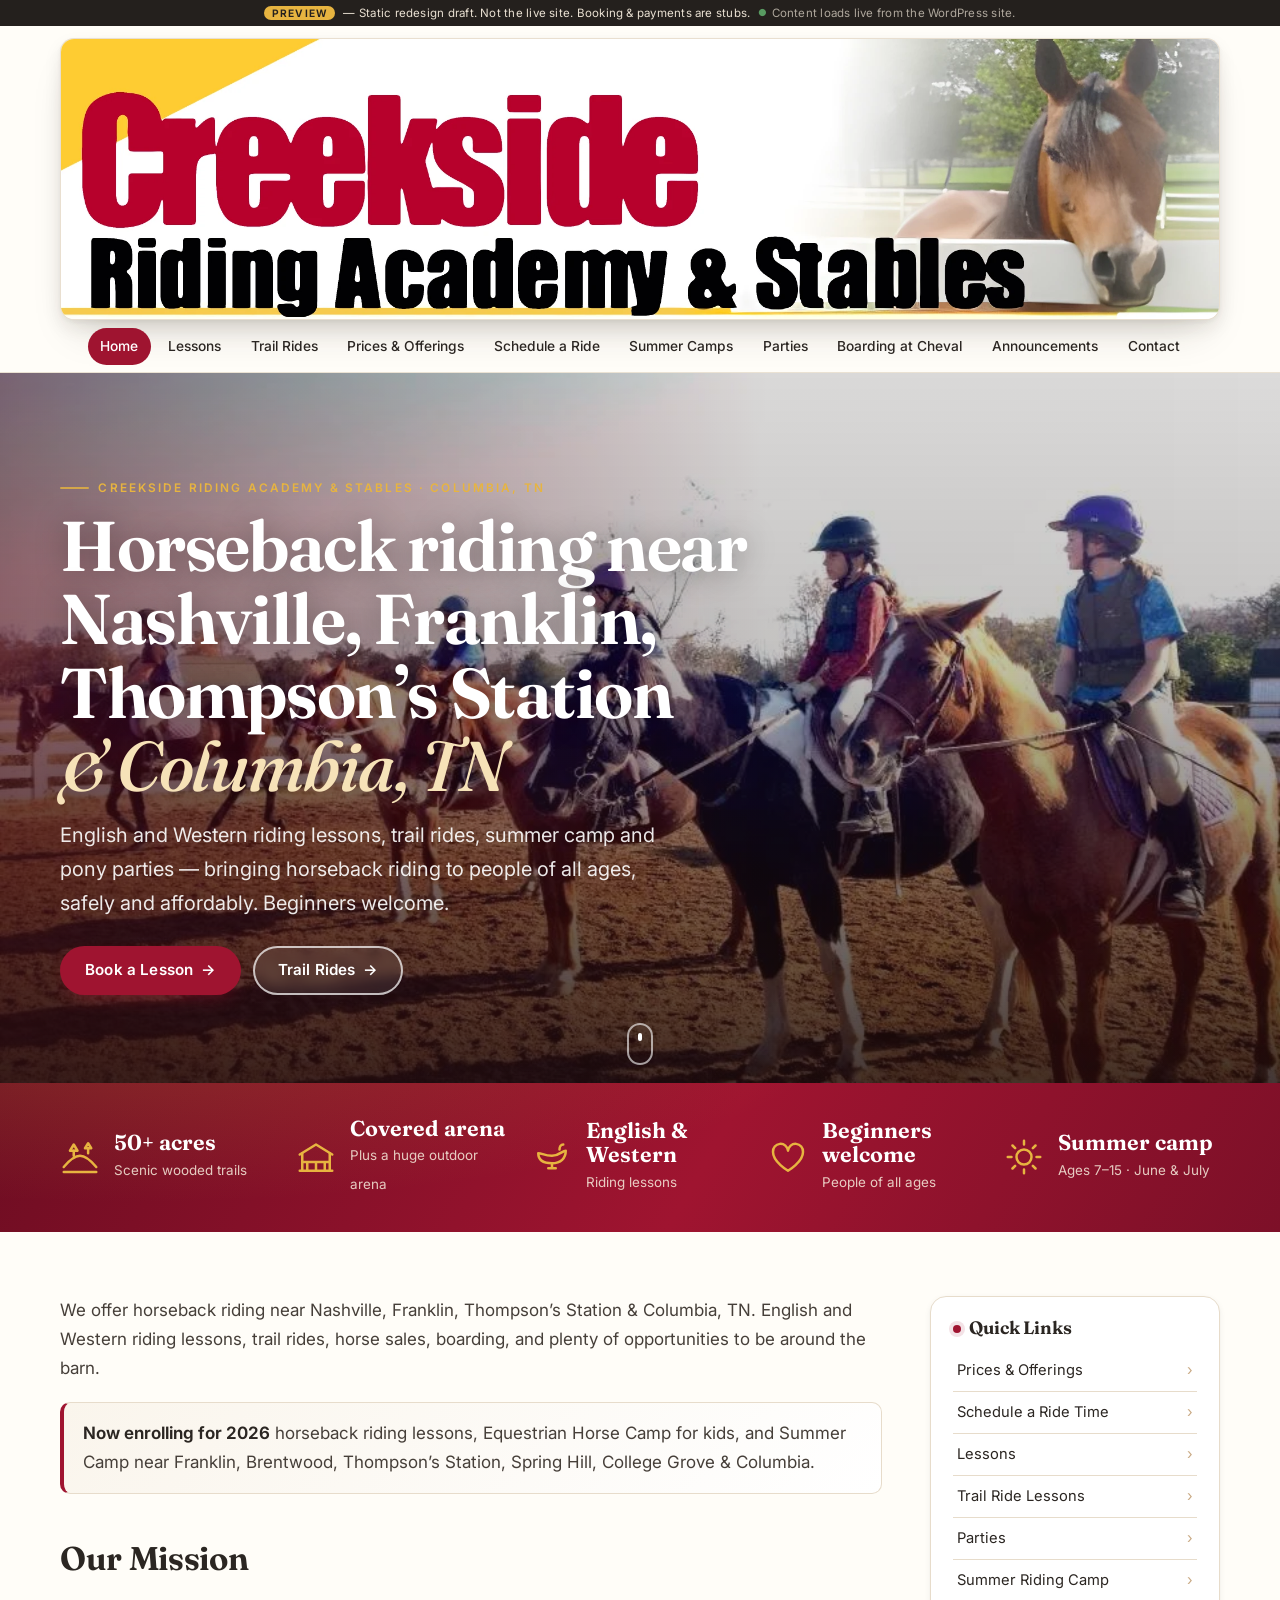
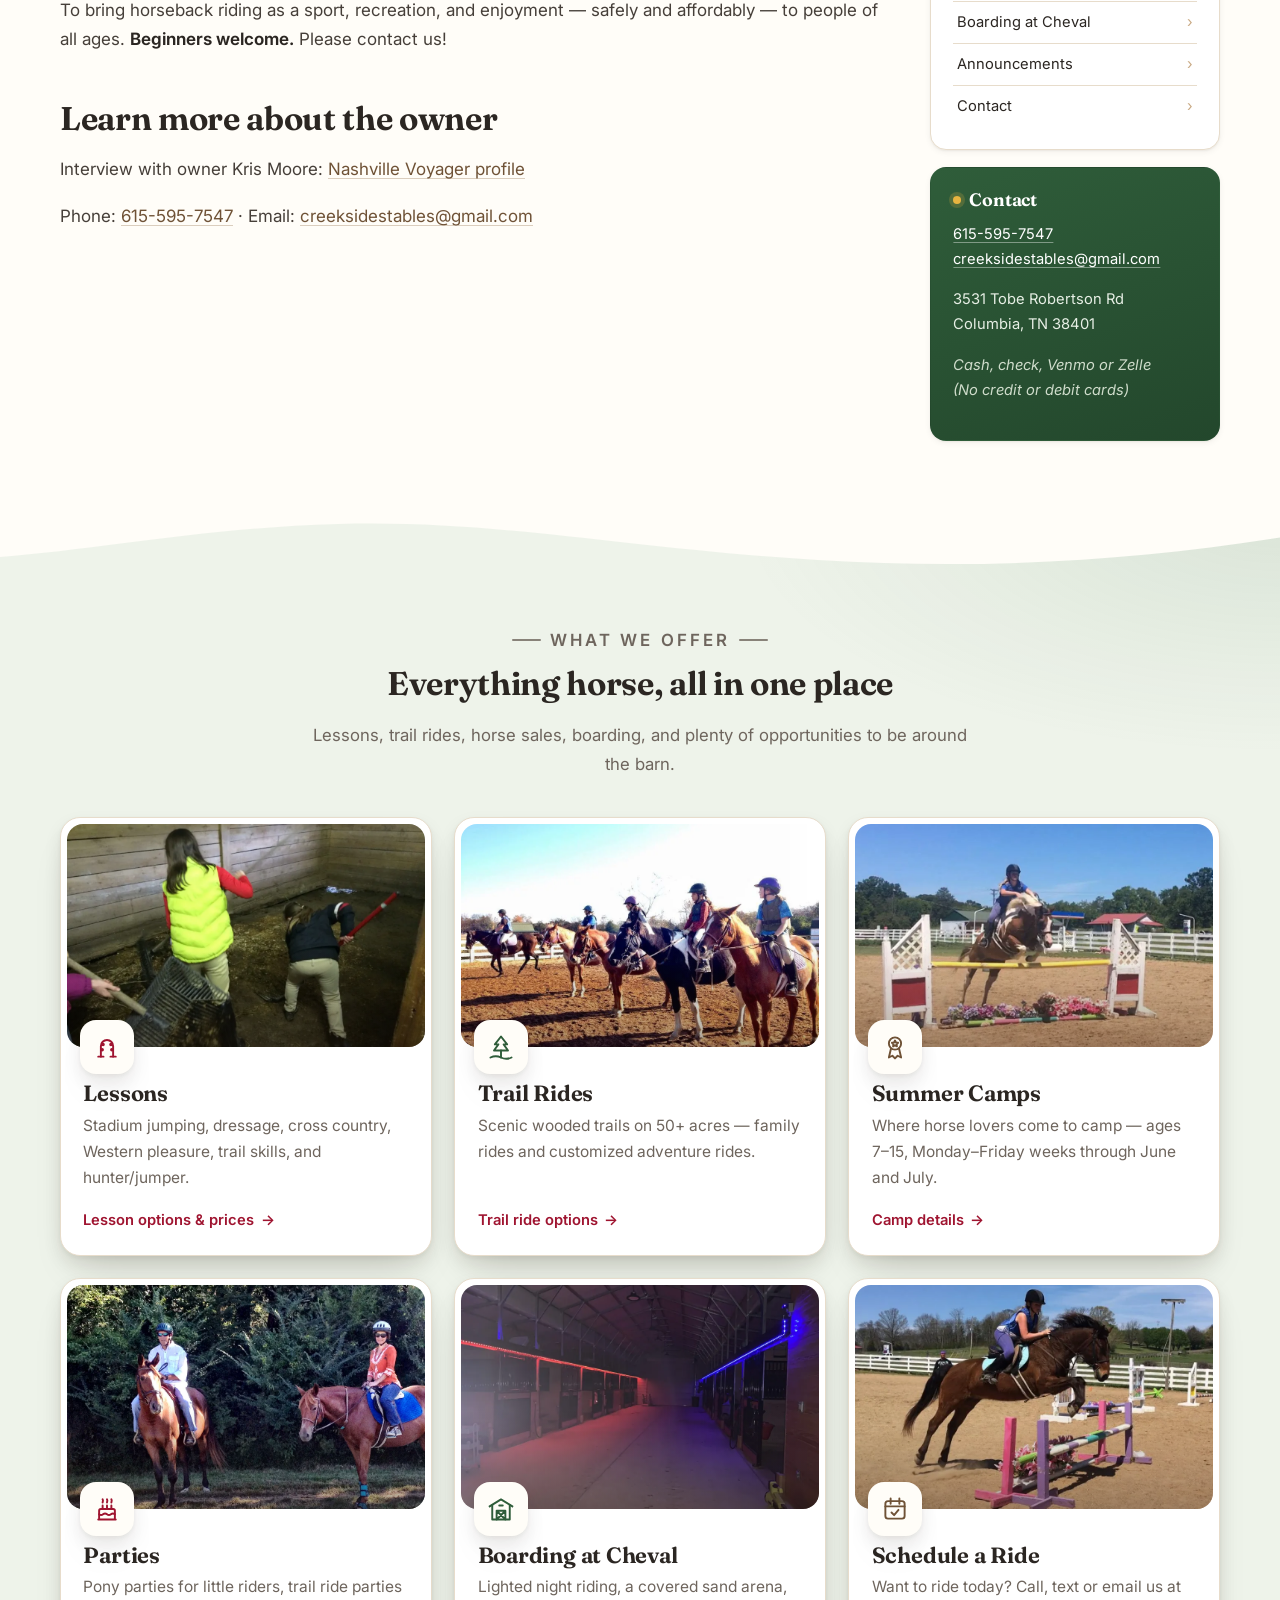
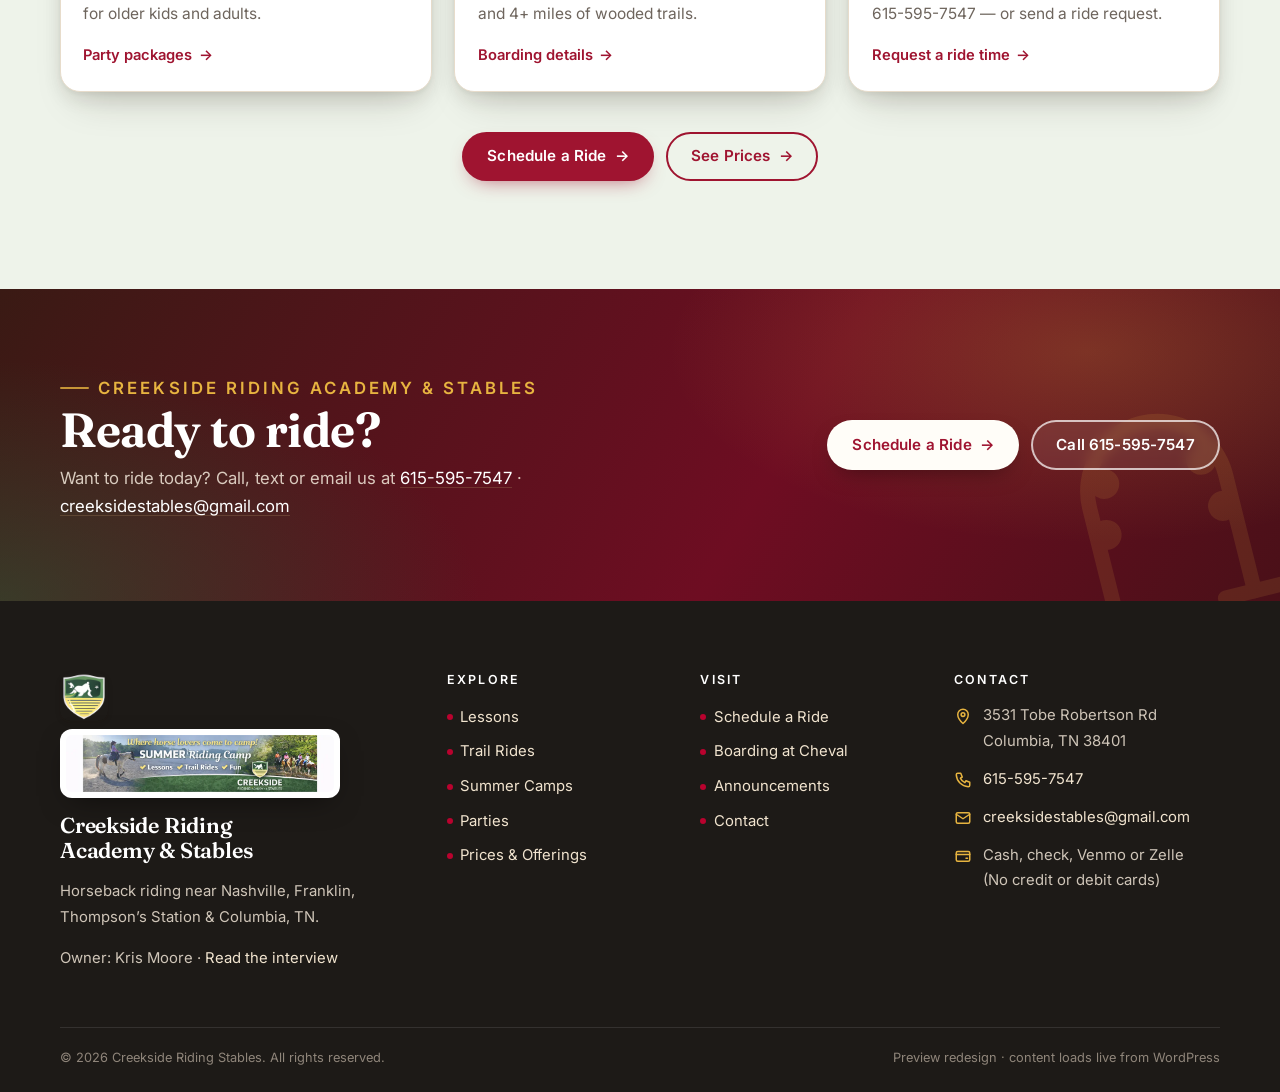
<file: index.html>
<!DOCTYPE html>
<html lang="en">
<head>
  <meta charset="utf-8">
  <meta name="viewport" content="width=device-width, initial-scale=1">
  <title>Home | Creekside Riding Stables</title>
  <link rel="icon" type="image/png" sizes="32x32" href="images/favicon-32.png">
  <link rel="apple-touch-icon" sizes="180x180" href="images/apple-touch-icon-180.png">
  <meta name="description" content="Creekside Riding Stables — horseback riding lessons, trail rides, summer camps, and parties near Nashville, Franklin, and Columbia, TN.">
  <link rel="preconnect" href="https://fonts.googleapis.com">
  <link rel="preconnect" href="https://fonts.gstatic.com" crossorigin>
  <link href="https://fonts.googleapis.com/css2?family=Fraunces:ital,opsz,wght@0,9..144,400..700;1,9..144,400..600&family=Inter:wght@400;500;600;700&display=swap" rel="stylesheet">
  <meta name="theme-color" content="#9f1430">
  <link rel="stylesheet" href="css/style.css">
</head>
<body class="has-hero home">
  <a class="skip-link" href="#main">Skip to content</a>
  <div class="preview-banner"><strong>PREVIEW</strong> — Static redesign draft. Not the live site. Booking &amp; payments are stubs. <span class="preview-live-note">Content loads live from the WordPress site.</span></div>
  <header class="site-header">
    <div class="wrap header-inner">
      <a class="brand" href="index.html">
        <img src="images/creekside-banner.webp" alt="Creekside Riding Academy &amp; Stables" width="2060" height="500">
      </a>
      <div class="header-nav-row">
      <button class="nav-toggle" type="button" aria-expanded="false" aria-controls="main-nav">Menu</button>
      <nav class="main-nav" id="main-nav" aria-label="Primary">
        <ul>
          <li><a href="index.html" aria-current="page">Home</a></li>
<li><a href="lessons.html">Lessons</a></li>
<li><a href="riding.html">Trail Rides</a></li>
<li><a href="prices-offerings.html">Prices & Offerings</a></li>
<li><a href="schedule-your-ride.html">Schedule a Ride</a></li>
<li><a href="summer-camps.html">Summer Camps</a></li>
<li><a href="parties.html">Parties</a></li>
<li><a href="boarding-at-cheval.html">Boarding at Cheval</a></li>
<li><a href="announcements.html">Announcements</a></li>
<li><a href="contact.html">Contact</a></li>
        </ul>
      </nav>
      </div>
    </div>
  </header>

  <section class="hero" aria-label="Welcome">
    <div class="hero-slides" aria-hidden="true">
      <img src="images/home-trail.webp" alt="" width="960" height="720" fetchpriority="high">
      <img src="images/home-jump.webp" alt="" width="960" height="540">
      <img src="images/arena.webp" alt="" width="960" height="720">
    </div>
    <div class="wrap">
      <div class="hero-inner">
        <p class="eyebrow">Creekside Riding Academy &amp; Stables · Columbia, TN</p>
        <p class="hero-title">Horseback riding near Nashville, Franklin, Thompson’s Station <em>&amp; Columbia, TN</em></p>
        <p class="hero-lead">English and Western riding lessons, trail rides, summer camp and pony parties — bringing horseback riding to people of all ages, safely and affordably. Beginners welcome.</p>
        <div class="btn-row">
          <a class="btn" href="schedule-your-ride.html">Book a Lesson</a>
          <a class="btn btn-ghost" href="riding.html">Trail Rides</a>
        </div>
      </div>
    </div>
    <span class="hero-scroll" aria-hidden="true"></span>
  </section>

  <section class="stats" aria-label="At a glance">
    <div class="wrap">
      <ul class="stats-grid">
        <li class="stat"><svg viewBox="0 0 32 32" fill="none" stroke="currentColor" stroke-width="2" stroke-linecap="round" stroke-linejoin="round" aria-hidden="true"><path d="M3 24c5-6 9-9 13-9s8 3 13 9"/><path d="M3 28h26"/><path d="M8 11l3-5 3 5zM20 9l2.5-4L25 9z"/><path d="M11 11v4M22.5 9v4"/></svg><div><strong>50+ acres</strong><span>Scenic wooded trails</span></div></li>
        <li class="stat"><svg viewBox="0 0 32 32" fill="none" stroke="currentColor" stroke-width="2" stroke-linecap="round" stroke-linejoin="round" aria-hidden="true"><path d="M3 14L16 6l13 8"/><path d="M5 13v14M27 13v14"/><path d="M3 27h26"/><path d="M5 20h22M9 20v7M16 20v7M23 20v7"/></svg><div><strong>Covered arena</strong><span>Plus a huge outdoor arena</span></div></li>
        <li class="stat"><svg viewBox="0 0 32 32" fill="none" stroke="currentColor" stroke-width="2" stroke-linecap="round" stroke-linejoin="round" aria-hidden="true"><path d="M5 13c3 0 5 2 11 2s8-4 11-4c0 6-4 10-11 10S5 19 5 13z"/><path d="M16 21v4M13 25h6M22 10c0-2 1-4 3-4"/></svg><div><strong>English &amp; Western</strong><span>Riding lessons</span></div></li>
        <li class="stat"><svg viewBox="0 0 32 32" fill="none" stroke="currentColor" stroke-width="2" stroke-linecap="round" stroke-linejoin="round" aria-hidden="true"><path d="M16 27S4 20 4 12a6 6 0 0 1 12-1 6 6 0 0 1 12 1c0 8-12 15-12 15z"/></svg><div><strong>Beginners welcome</strong><span>People of all ages</span></div></li>
        <li class="stat"><svg viewBox="0 0 32 32" fill="none" stroke="currentColor" stroke-width="2" stroke-linecap="round" stroke-linejoin="round" aria-hidden="true"><circle cx="16" cy="16" r="6"/><path d="M16 3v3M16 26v3M3 16h3M26 16h3M6.8 6.8l2.1 2.1M23.1 23.1l2.1 2.1M6.8 25.2l2.1-2.1M23.1 8.9l2.1-2.1"/></svg><div><strong>Summer camp</strong><span>Ages 7–15 · June &amp; July</span></div></li>
      </ul>
    </div>
  </section>

  <main class="page" id="main">
    <div class="wrap page-grid has-side">
      <div class="content">
        <div class="wp-content" data-wp-page="home" data-wp-id="4">
        
        <h1>Home</h1>
        <p>We offer horseback riding near Nashville, Franklin, Thompson’s Station &amp; Columbia, TN. English and Western riding lessons, trail rides, horse sales, boarding, and plenty of opportunities to be around the barn.</p>

        <div class="callout">
          <strong>Now enrolling for 2026</strong> horseback riding lessons, Equestrian Horse Camp for kids, and Summer Camp near Franklin, Brentwood, Thompson’s Station, Spring Hill, College Grove &amp; Columbia.
        </div>

        <h2>Our Mission</h2>
        <p>To bring horseback riding as a sport, recreation, and enjoyment — safely and affordably — to people of all ages. <strong>Beginners welcome.</strong> Please contact us!</p>



        <h2>Learn more about the owner</h2>
        <p>Interview with owner Kris Moore:
          <a href="https://nashvillevoyager.com/interview/inspiring-conversations-with-kristine-moore-of-cheval-stables-creekside-riding-academy-stables/" rel="noopener" target="_blank">Nashville Voyager profile</a>
        </p>
        <p>Phone: <a href="tel:6155957547">615-595-7547</a> · Email: <a href="mailto:creeksidestables@gmail.com">creeksidestables@gmail.com</a></p>
        </div>
      </div>
      
      <aside class="sidebar">
        <div class="side-card">
          <h3>Quick Links</h3>
          <ul class="side-nav">
            <li><a href="prices-offerings.html">Prices & Offerings</a></li>
<li><a href="schedule-your-ride.html">Schedule a Ride Time</a></li>
<li><a href="lessons.html">Lessons</a></li>
<li><a href="riding.html">Trail Ride Lessons</a></li>
<li><a href="parties.html">Parties</a></li>
<li><a href="summer-camps.html">Summer Riding Camp</a></li>
<li><a href="boarding-at-cheval.html">Boarding at Cheval</a></li>
<li><a href="announcements.html">Announcements</a></li>
<li><a href="contact.html">Contact</a></li>
          </ul>
        </div>
        <div class="side-card" style="margin-top:1rem">
          <h3>Contact</h3>
          <p><a href="tel:6155957547">615-595-7547</a><br>
          <a href="mailto:creeksidestables@gmail.com">creeksidestables@gmail.com</a></p>
          <p>3531 Tobe Robertson Rd<br>Columbia, TN 38401</p>
          <p class="note">Cash, check, Venmo or Zelle<br>(No credit or debit cards)</p>
        </div>
      </aside>
    </div>
  </main>

  <section class="section section-green" aria-labelledby="offer-title">
    <div class="wrap">
      <div class="section-head reveal">
        <p class="eyebrow">What we offer</p>
        <h2 id="offer-title">Everything horse, all in one place</h2>
        <p>Lessons, trail rides, horse sales, boarding, and plenty of opportunities to be around the barn.</p>
      </div>
      <div class="offer-grid">
        <a class="offer-card reveal" style="--d:0.00s" href="lessons.html">
          <div class="offer-media"><img src="images/lesson.webp" alt="Riding lesson at Creekside" width="960" height="720" loading="lazy" decoding="async"></div>
          <div class="offer-body">
            <span class="offer-icon"><svg viewBox="0 0 32 32" fill="none" stroke="currentColor" stroke-width="2.2" stroke-linecap="round" stroke-linejoin="round" aria-hidden="true"><path d="M9 27V15a7 7 0 0 1 14 0v12"/><path d="M6 27h6M20 27h6"/><circle cx="10.5" cy="19" r=".9" fill="currentColor"/><circle cx="21.5" cy="19" r=".9" fill="currentColor"/><circle cx="11.5" cy="13" r=".9" fill="currentColor"/><circle cx="20.5" cy="13" r=".9" fill="currentColor"/></svg></span>
            <h3>Lessons</h3>
            <p>Stadium jumping, dressage, cross country, Western pleasure, trail skills, and hunter/jumper.</p>
            <span class="offer-link">Lesson options &amp; prices</span>
          </div>
        </a>
        <a class="offer-card reveal" style="--d:0.08s" href="riding.html">
          <div class="offer-media"><img src="images/home-trail.webp" alt="Trail riding at Creekside" width="960" height="720" loading="lazy" decoding="async"></div>
          <div class="offer-body">
            <span class="offer-icon"><svg viewBox="0 0 32 32" fill="none" stroke="currentColor" stroke-width="2.2" stroke-linecap="round" stroke-linejoin="round" aria-hidden="true"><path d="M16 4l7 9h-4l5 7H8l5-7H9z"/><path d="M16 20v8"/><path d="M4 28c4-2 8-2 12 0s8 2 12 0"/></svg></span>
            <h3>Trail Rides</h3>
            <p>Scenic wooded trails on 50+ acres — family rides and customized adventure rides.</p>
            <span class="offer-link">Trail ride options</span>
          </div>
        </a>
        <a class="offer-card reveal" style="--d:0.16s" href="summer-camps.html">
          <div class="offer-media"><img src="images/camp.webp" alt="Summer riding camp" width="960" height="720" loading="lazy" decoding="async"></div>
          <div class="offer-body">
            <span class="offer-icon"><svg viewBox="0 0 32 32" fill="none" stroke="currentColor" stroke-width="2.2" stroke-linecap="round" stroke-linejoin="round" aria-hidden="true"><circle cx="16" cy="12" r="7"/><path d="M16 8.6l1.1 2.2 2.4.4-1.7 1.7.4 2.4-2.2-1.1-2.2 1.1.4-2.4-1.7-1.7 2.4-.4z"/><path d="M11.5 17.5L9 28l4-2 3 3M20.5 17.5L23 28l-4-2-3 3"/></svg></span>
            <h3>Summer Camps</h3>
            <p>Where horse lovers come to camp — ages 7–15, Monday–Friday weeks through June and July.</p>
            <span class="offer-link">Camp details</span>
          </div>
        </a>
        <a class="offer-card reveal" style="--d:0.00s" href="parties.html">
          <div class="offer-media"><img src="images/party.webp" alt="Pony party at Creekside" width="960" height="720" loading="lazy" decoding="async"></div>
          <div class="offer-body">
            <span class="offer-icon"><svg viewBox="0 0 32 32" fill="none" stroke="currentColor" stroke-width="2.2" stroke-linecap="round" stroke-linejoin="round" aria-hidden="true"><path d="M6 28h20M7 28V18a2 2 0 0 1 2-2h14a2 2 0 0 1 2 2v10"/><path d="M7 22c1.5 1.3 3 1.3 4.5 0s3-1.3 4.5 0 3 1.3 4.5 0 3-1.3 4.5 0"/><path d="M11 16v-4M16 16v-4M21 16v-4"/><path d="M11 8.5c0-1 1-2 0-3.5M16 8.5c0-1 1-2 0-3.5M21 8.5c0-1 1-2 0-3.5"/></svg></span>
            <h3>Parties</h3>
            <p>Pony parties for little riders, trail ride parties for older kids and adults.</p>
            <span class="offer-link">Party packages</span>
          </div>
        </a>
        <a class="offer-card reveal" style="--d:0.08s" href="boarding-at-cheval.html">
          <div class="offer-media"><img src="images/night-lights.webp" alt="Lighted covered arena at Cheval" width="960" height="720" loading="lazy" decoding="async"></div>
          <div class="offer-body">
            <span class="offer-icon"><svg viewBox="0 0 32 32" fill="none" stroke="currentColor" stroke-width="2.2" stroke-linecap="round" stroke-linejoin="round" aria-hidden="true"><path d="M3 13L16 5l13 8"/><path d="M6 11.5V28h20V11.5"/><path d="M11 28V18h10v10M11 18l10 10M21 18L11 28"/><path d="M14 12h4"/></svg></span>
            <h3>Boarding at Cheval</h3>
            <p>Lighted night riding, a covered sand arena, and 4+ miles of wooded trails.</p>
            <span class="offer-link">Boarding details</span>
          </div>
        </a>
        <a class="offer-card reveal" style="--d:0.16s" href="schedule-your-ride.html">
          <div class="offer-media"><img src="images/home-jump.webp" alt="Jumping at Creekside" width="960" height="720" loading="lazy" decoding="async"></div>
          <div class="offer-body">
            <span class="offer-icon"><svg viewBox="0 0 32 32" fill="none" stroke="currentColor" stroke-width="2.2" stroke-linecap="round" stroke-linejoin="round" aria-hidden="true"><rect x="5" y="7" width="22" height="20" rx="3"/><path d="M5 13h22M11 4v6M21 4v6"/><path d="M12 20l3 3 5-6"/></svg></span>
            <h3>Schedule a Ride</h3>
            <p>Want to ride today? Call, text or email us at 615-595-7547 — or send a ride request.</p>
            <span class="offer-link">Request a ride time</span>
          </div>
        </a>
      </div>
      <div class="btn-row offer-cta reveal">
        <a class="btn" href="schedule-your-ride.html">Schedule a Ride</a>
        <a class="btn btn-outline" href="prices-offerings.html">See Prices</a>
      </div>
    </div>
  </section>

  <section class="cta-band" aria-labelledby="cta-title">
    <div class="wrap cta-inner">
      <div class="reveal">
        <p class="eyebrow light">Creekside Riding Academy &amp; Stables</p>
        <h2 id="cta-title">Ready to ride?</h2>
        <p>Want to ride today? Call, text or email us at <a href="tel:6155957547">615-595-7547</a> · <a href="mailto:creeksidestables@gmail.com">creeksidestables@gmail.com</a></p>
      </div>
      <div class="btn-row reveal" style="--d:.1s">
        <a class="btn btn-light" href="schedule-your-ride.html">Schedule a Ride</a>
        <a class="btn btn-ghost no-arrow" href="tel:6155957547">Call 615-595-7547</a>
      </div>
    </div>
  </section>

  <footer class="site-footer">
    <div class="wrap">
      <div class="footer-grid">
        <div class="footer-brand"><img class="footer-crest" src="images/creekside-crest-512.png" alt="" width="48" height="48">
          <img class="footer-logo" src="images/logo.webp" alt="Creekside Riding Academy &amp; Stables" width="900" height="191" loading="lazy">
          <h3>Creekside Riding Academy &amp; Stables</h3>
          <p>Horseback riding near Nashville, Franklin, Thompson’s Station &amp; Columbia, TN.</p>
          <p>Owner: Kris Moore · <a href="https://nashvillevoyager.com/interview/inspiring-conversations-with-kristine-moore-of-cheval-stables-creekside-riding-academy-stables/" rel="noopener" target="_blank">Read the interview</a></p>
        </div>
        <div>
          <h3>Explore</h3>
          <ul class="footer-links">
            <li><a href="lessons.html">Lessons</a></li>
            <li><a href="riding.html">Trail Rides</a></li>
            <li><a href="summer-camps.html">Summer Camps</a></li>
            <li><a href="parties.html">Parties</a></li>
            <li><a href="prices-offerings.html">Prices &amp; Offerings</a></li>
          </ul>
        </div>
        <div>
          <h3>Visit</h3>
          <ul class="footer-links">
            <li><a href="schedule-your-ride.html">Schedule a Ride</a></li>
            <li><a href="boarding-at-cheval.html">Boarding at Cheval</a></li>
            <li><a href="announcements.html">Announcements</a></li>
            <li><a href="contact.html">Contact</a></li>
          </ul>
        </div>
        <div>
          <h3>Contact</h3>
          <ul class="footer-contact">
            <li><svg viewBox="0 0 24 24" fill="none" stroke="currentColor" stroke-width="2" stroke-linecap="round" stroke-linejoin="round" aria-hidden="true"><path d="M12 22s7-6.2 7-12a7 7 0 0 0-14 0c0 5.8 7 12 7 12z"/><circle cx="12" cy="10" r="2.5"/></svg><span>3531 Tobe Robertson Rd<br>Columbia, TN 38401</span></li>
            <li><svg viewBox="0 0 24 24" fill="none" stroke="currentColor" stroke-width="2" stroke-linecap="round" stroke-linejoin="round" aria-hidden="true"><path d="M5 3h4l2 5-2.5 1.5a11 11 0 0 0 6 6L16 13l5 2v4a2 2 0 0 1-2 2A17 17 0 0 1 3 5a2 2 0 0 1 2-2z"/></svg><a href="tel:6155957547">615-595-7547</a></li>
            <li><svg viewBox="0 0 24 24" fill="none" stroke="currentColor" stroke-width="2" stroke-linecap="round" stroke-linejoin="round" aria-hidden="true"><rect x="3" y="5" width="18" height="14" rx="2"/><path d="M3 7l9 6 9-6"/></svg><a href="mailto:creeksidestables@gmail.com">creeksidestables@gmail.com</a></li>
            <li><svg viewBox="0 0 24 24" fill="none" stroke="currentColor" stroke-width="2" stroke-linecap="round" stroke-linejoin="round" aria-hidden="true"><rect x="3" y="6" width="18" height="13" rx="2"/><path d="M3 10h18M16 15h2"/></svg><span>Cash, check, Venmo or Zelle<br>(No credit or debit cards)</span></li>
          </ul>
        </div>
      </div>
      <div class="footer-bottom">
        <span>&copy; 2026 Creekside Riding Stables. All rights reserved.</span>
        <span>Preview redesign · content loads live from WordPress</span>
      </div>
    </div>
  </footer>
  <script src="js/wp.js" defer></script>
  <script src="js/main.js"></script>
  <script src="js/crisp.js" defer></script>
</body>
</html>
</file>
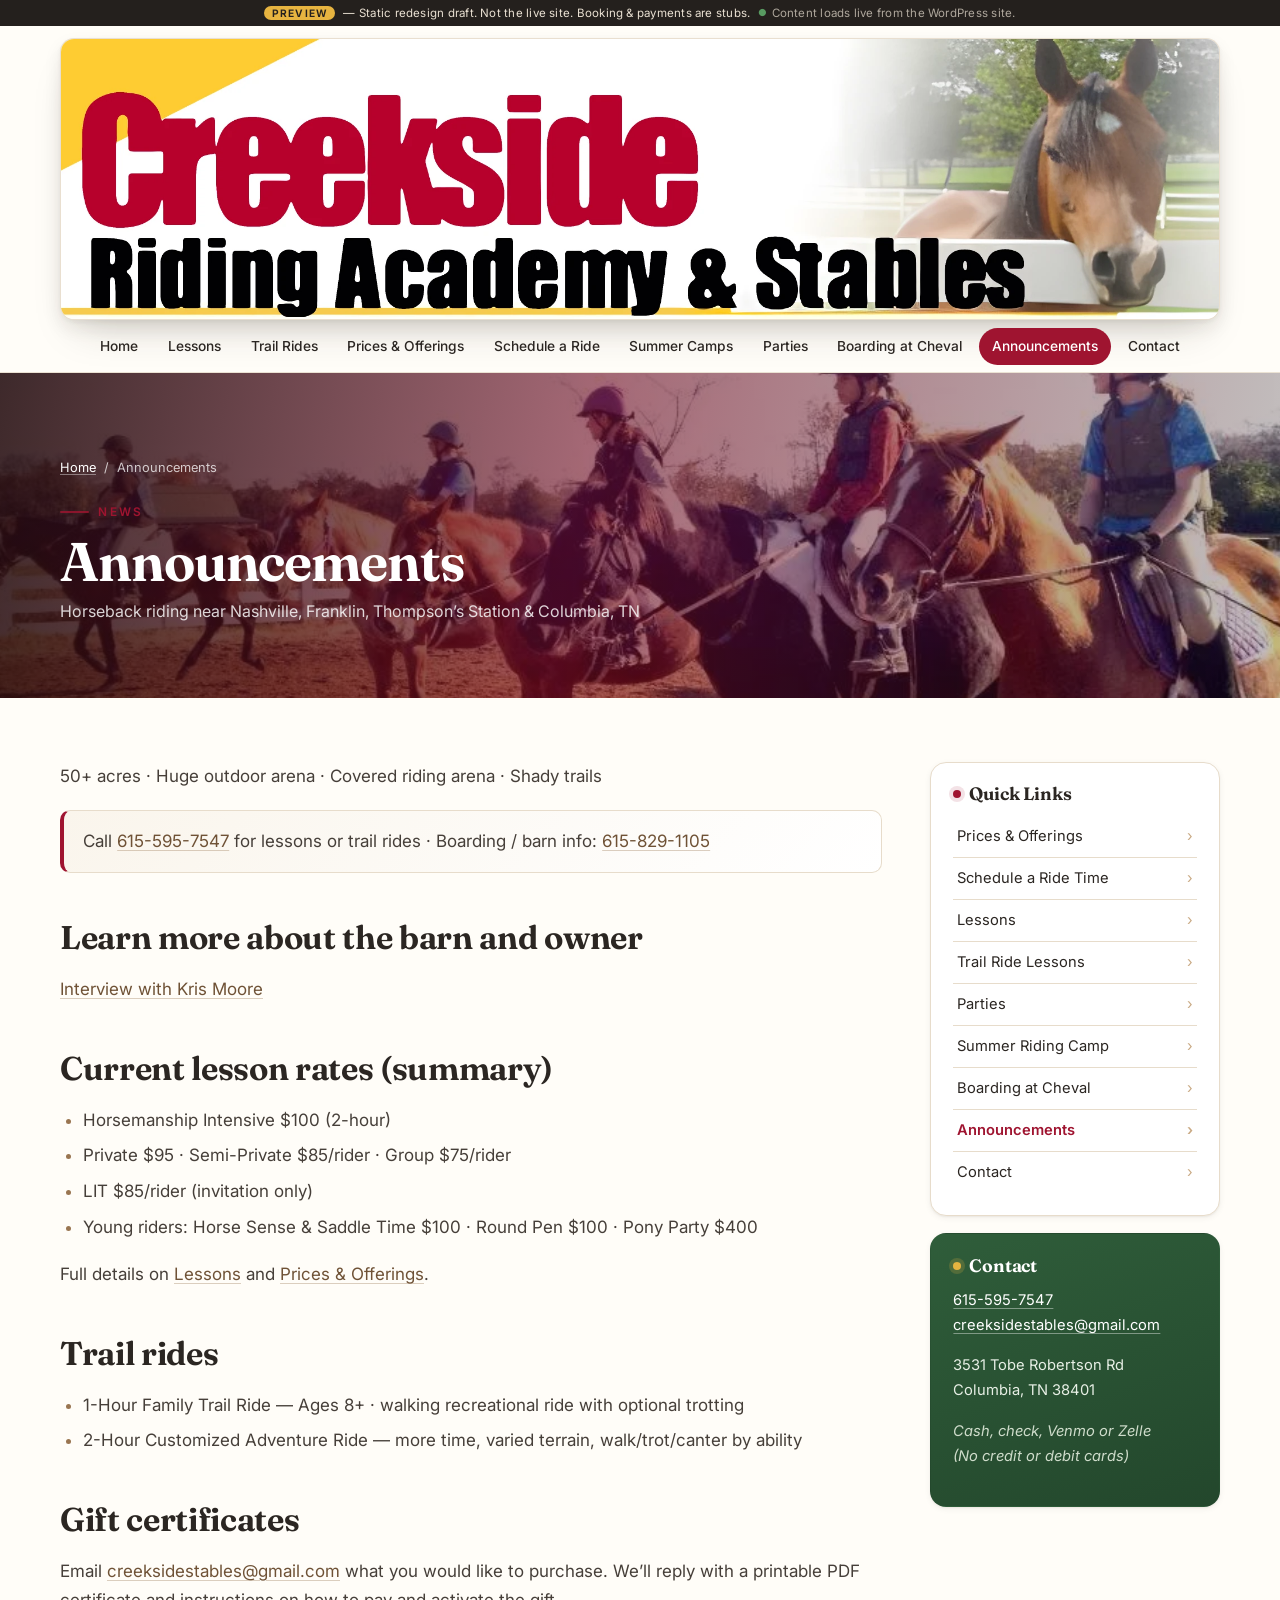
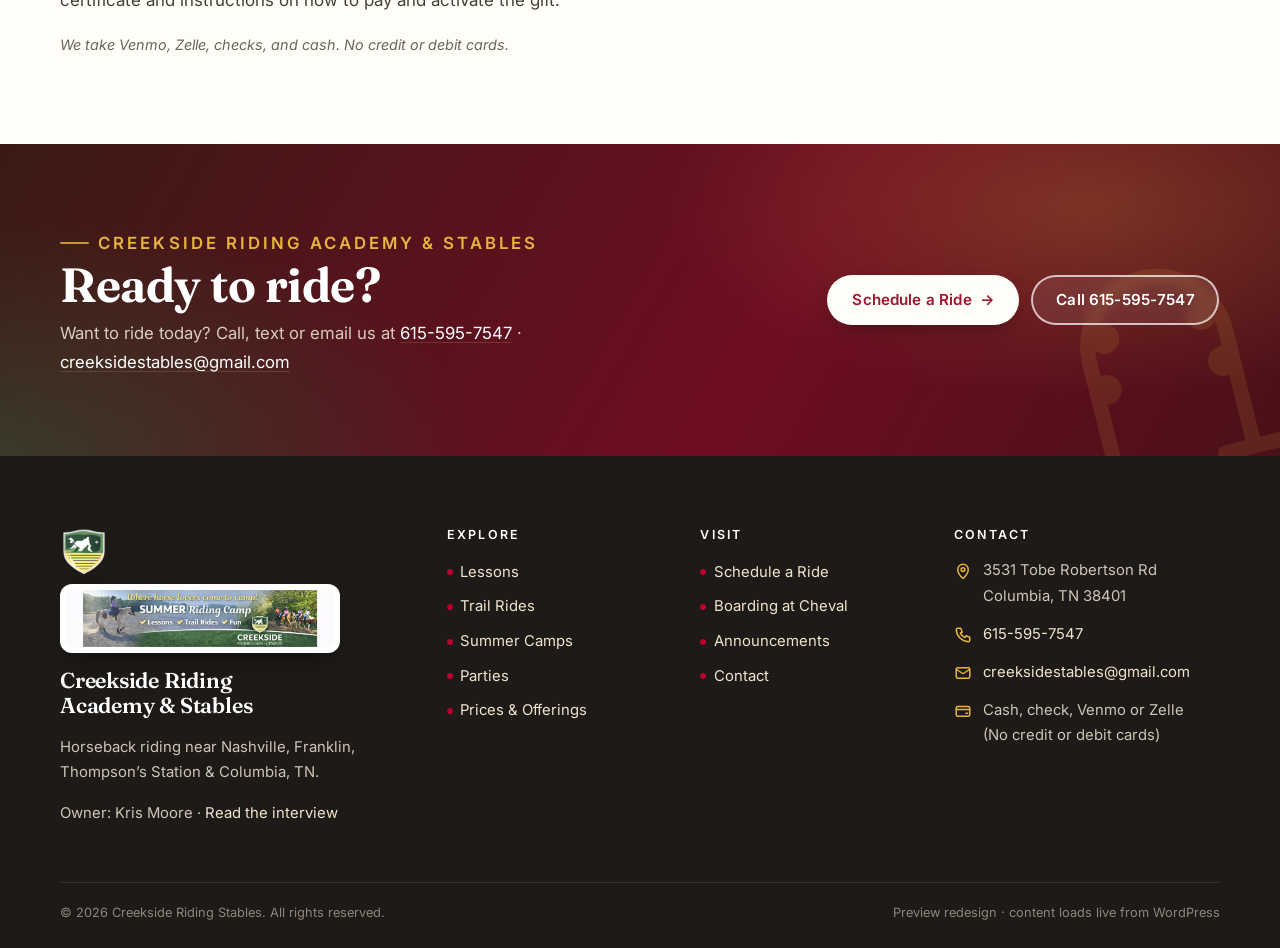
<file: announcements.html>
<!DOCTYPE html>
<html lang="en">
<head>
  <meta charset="utf-8">
  <meta name="viewport" content="width=device-width, initial-scale=1">
  <title>Announcements | Creekside Riding Stables</title>
  <link rel="icon" type="image/png" sizes="32x32" href="images/favicon-32.png">
  <link rel="apple-touch-icon" sizes="180x180" href="images/apple-touch-icon-180.png">
  <meta name="description" content="Creekside Riding Stables — horseback riding lessons, trail rides, summer camps, and parties near Nashville, Franklin, and Columbia, TN.">
  <link rel="preconnect" href="https://fonts.googleapis.com">
  <link rel="preconnect" href="https://fonts.gstatic.com" crossorigin>
  <link href="https://fonts.googleapis.com/css2?family=Fraunces:ital,opsz,wght@0,9..144,400..700;1,9..144,400..600&family=Inter:wght@400;500;600;700&display=swap" rel="stylesheet">
  <meta name="theme-color" content="#9f1430">
  <link rel="stylesheet" href="css/style.css">
</head>
<body class="has-hero inner">
  <a class="skip-link" href="#main">Skip to content</a>
  <div class="preview-banner"><strong>PREVIEW</strong> — Static redesign draft. Not the live site. Booking &amp; payments are stubs. <span class="preview-live-note">Content loads live from the WordPress site.</span></div>
  <header class="site-header">
    <div class="wrap header-inner">
      <a class="brand" href="index.html">
        <img src="images/creekside-banner.webp" alt="Creekside Riding Academy &amp; Stables" width="2060" height="500">
      </a>
      <div class="header-nav-row">
      <button class="nav-toggle" type="button" aria-expanded="false" aria-controls="main-nav">Menu</button>
      <nav class="main-nav" id="main-nav" aria-label="Primary">
        <ul>
          <li><a href="index.html">Home</a></li>
<li><a href="lessons.html">Lessons</a></li>
<li><a href="riding.html">Trail Rides</a></li>
<li><a href="prices-offerings.html">Prices & Offerings</a></li>
<li><a href="schedule-your-ride.html">Schedule a Ride</a></li>
<li><a href="summer-camps.html">Summer Camps</a></li>
<li><a href="parties.html">Parties</a></li>
<li><a href="boarding-at-cheval.html">Boarding at Cheval</a></li>
<li><a href="announcements.html" aria-current="page">Announcements</a></li>
<li><a href="contact.html">Contact</a></li>
        </ul>
      </nav>
      </div>
    </div>
  </header>

  <section class="page-hero">
    <img src="images/home-trail.webp" alt="" width="960" height="720" fetchpriority="high">
    <div class="wrap">
      <p class="crumbs"><a href="index.html">Home</a> &nbsp;/&nbsp; Announcements</p>
      <p class="eyebrow">News</p>
      <p class="page-hero-title" data-wp-title>Announcements</p>
      <p class="tagline">Horseback riding near Nashville, Franklin, Thompson’s Station &amp; Columbia, TN</p>
    </div>
  </section>

  <main class="page" id="main">
    <div class="wrap page-grid has-side">
      <div class="content">
        <section class="wp-posts-section" data-wp-posts="10" hidden aria-live="polite"></section>
        <div class="wp-content" data-wp-page="announcements" data-wp-id="8">
        
        <h1>Announcements</h1>
        <p>50+ acres · Huge outdoor arena · Covered riding arena · Shady trails</p>

        <div class="callout">
          Call <a href="tel:6155957547">615-595-7547</a> for lessons or trail rides ·
          Boarding / barn info: <a href="tel:6158291105">615-829-1105</a>
        </div>

        <h2>Learn more about the barn and owner</h2>
        <p><a href="https://nashvillevoyager.com/interview/inspiring-conversations-with-kristine-moore-of-cheval-stables-creekside-riding-academy-stables/" rel="noopener" target="_blank">Interview with Kris Moore</a></p>

        <h2>Current lesson rates (summary)</h2>
        <ul>
          <li>Horsemanship Intensive $100 (2-hour)</li>
          <li>Private $95 · Semi-Private $85/rider · Group $75/rider</li>
          <li>LIT $85/rider (invitation only)</li>
          <li>Young riders: Horse Sense &amp; Saddle Time $100 · Round Pen $100 · Pony Party $400</li>
        </ul>
        <p>Full details on <a href="lessons.html">Lessons</a> and <a href="prices-offerings.html">Prices &amp; Offerings</a>.</p>

        <h2>Trail rides</h2>
        <ul>
          <li>1-Hour Family Trail Ride — Ages 8+ · walking recreational ride with optional trotting</li>
          <li>2-Hour Customized Adventure Ride — more time, varied terrain, walk/trot/canter by ability</li>
        </ul>

        <h2>Gift certificates</h2>
        <p>Email <a href="mailto:creeksidestables@gmail.com">creeksidestables@gmail.com</a> what you would like to purchase. We’ll reply with a printable PDF certificate and instructions on how to pay and activate the gift.</p>
        <p class="note">We take Venmo, Zelle, checks, and cash. No credit or debit cards.</p>
        </div>
      </div>
      
      <aside class="sidebar">
        <div class="side-card">
          <h3>Quick Links</h3>
          <ul class="side-nav">
            <li><a href="prices-offerings.html">Prices & Offerings</a></li>
<li><a href="schedule-your-ride.html">Schedule a Ride Time</a></li>
<li><a href="lessons.html">Lessons</a></li>
<li><a href="riding.html">Trail Ride Lessons</a></li>
<li><a href="parties.html">Parties</a></li>
<li><a href="summer-camps.html">Summer Riding Camp</a></li>
<li><a href="boarding-at-cheval.html">Boarding at Cheval</a></li>
<li><a href="announcements.html" aria-current="page">Announcements</a></li>
<li><a href="contact.html">Contact</a></li>
          </ul>
        </div>
        <div class="side-card" style="margin-top:1rem">
          <h3>Contact</h3>
          <p><a href="tel:6155957547">615-595-7547</a><br>
          <a href="mailto:creeksidestables@gmail.com">creeksidestables@gmail.com</a></p>
          <p>3531 Tobe Robertson Rd<br>Columbia, TN 38401</p>
          <p class="note">Cash, check, Venmo or Zelle<br>(No credit or debit cards)</p>
        </div>
      </aside>
    </div>
  </main>

  <section class="cta-band" aria-labelledby="cta-title">
    <div class="wrap cta-inner">
      <div class="reveal">
        <p class="eyebrow light">Creekside Riding Academy &amp; Stables</p>
        <h2 id="cta-title">Ready to ride?</h2>
        <p>Want to ride today? Call, text or email us at <a href="tel:6155957547">615-595-7547</a> · <a href="mailto:creeksidestables@gmail.com">creeksidestables@gmail.com</a></p>
      </div>
      <div class="btn-row reveal" style="--d:.1s">
        <a class="btn btn-light" href="schedule-your-ride.html">Schedule a Ride</a>
        <a class="btn btn-ghost no-arrow" href="tel:6155957547">Call 615-595-7547</a>
      </div>
    </div>
  </section>

  <footer class="site-footer">
    <div class="wrap">
      <div class="footer-grid">
        <div class="footer-brand"><img class="footer-crest" src="images/creekside-crest-512.png" alt="" width="48" height="48">
          <img class="footer-logo" src="images/logo.webp" alt="Creekside Riding Academy &amp; Stables" width="900" height="191" loading="lazy">
          <h3>Creekside Riding Academy &amp; Stables</h3>
          <p>Horseback riding near Nashville, Franklin, Thompson’s Station &amp; Columbia, TN.</p>
          <p>Owner: Kris Moore · <a href="https://nashvillevoyager.com/interview/inspiring-conversations-with-kristine-moore-of-cheval-stables-creekside-riding-academy-stables/" rel="noopener" target="_blank">Read the interview</a></p>
        </div>
        <div>
          <h3>Explore</h3>
          <ul class="footer-links">
            <li><a href="lessons.html">Lessons</a></li>
            <li><a href="riding.html">Trail Rides</a></li>
            <li><a href="summer-camps.html">Summer Camps</a></li>
            <li><a href="parties.html">Parties</a></li>
            <li><a href="prices-offerings.html">Prices &amp; Offerings</a></li>
          </ul>
        </div>
        <div>
          <h3>Visit</h3>
          <ul class="footer-links">
            <li><a href="schedule-your-ride.html">Schedule a Ride</a></li>
            <li><a href="boarding-at-cheval.html">Boarding at Cheval</a></li>
            <li><a href="announcements.html">Announcements</a></li>
            <li><a href="contact.html">Contact</a></li>
          </ul>
        </div>
        <div>
          <h3>Contact</h3>
          <ul class="footer-contact">
            <li><svg viewBox="0 0 24 24" fill="none" stroke="currentColor" stroke-width="2" stroke-linecap="round" stroke-linejoin="round" aria-hidden="true"><path d="M12 22s7-6.2 7-12a7 7 0 0 0-14 0c0 5.8 7 12 7 12z"/><circle cx="12" cy="10" r="2.5"/></svg><span>3531 Tobe Robertson Rd<br>Columbia, TN 38401</span></li>
            <li><svg viewBox="0 0 24 24" fill="none" stroke="currentColor" stroke-width="2" stroke-linecap="round" stroke-linejoin="round" aria-hidden="true"><path d="M5 3h4l2 5-2.5 1.5a11 11 0 0 0 6 6L16 13l5 2v4a2 2 0 0 1-2 2A17 17 0 0 1 3 5a2 2 0 0 1 2-2z"/></svg><a href="tel:6155957547">615-595-7547</a></li>
            <li><svg viewBox="0 0 24 24" fill="none" stroke="currentColor" stroke-width="2" stroke-linecap="round" stroke-linejoin="round" aria-hidden="true"><rect x="3" y="5" width="18" height="14" rx="2"/><path d="M3 7l9 6 9-6"/></svg><a href="mailto:creeksidestables@gmail.com">creeksidestables@gmail.com</a></li>
            <li><svg viewBox="0 0 24 24" fill="none" stroke="currentColor" stroke-width="2" stroke-linecap="round" stroke-linejoin="round" aria-hidden="true"><rect x="3" y="6" width="18" height="13" rx="2"/><path d="M3 10h18M16 15h2"/></svg><span>Cash, check, Venmo or Zelle<br>(No credit or debit cards)</span></li>
          </ul>
        </div>
      </div>
      <div class="footer-bottom">
        <span>&copy; 2026 Creekside Riding Stables. All rights reserved.</span>
        <span>Preview redesign · content loads live from WordPress</span>
      </div>
    </div>
  </footer>
  <script src="js/wp.js" defer></script>
  <script src="js/main.js"></script>
  <script src="js/crisp.js" defer></script>
</body>
</html>
</file>
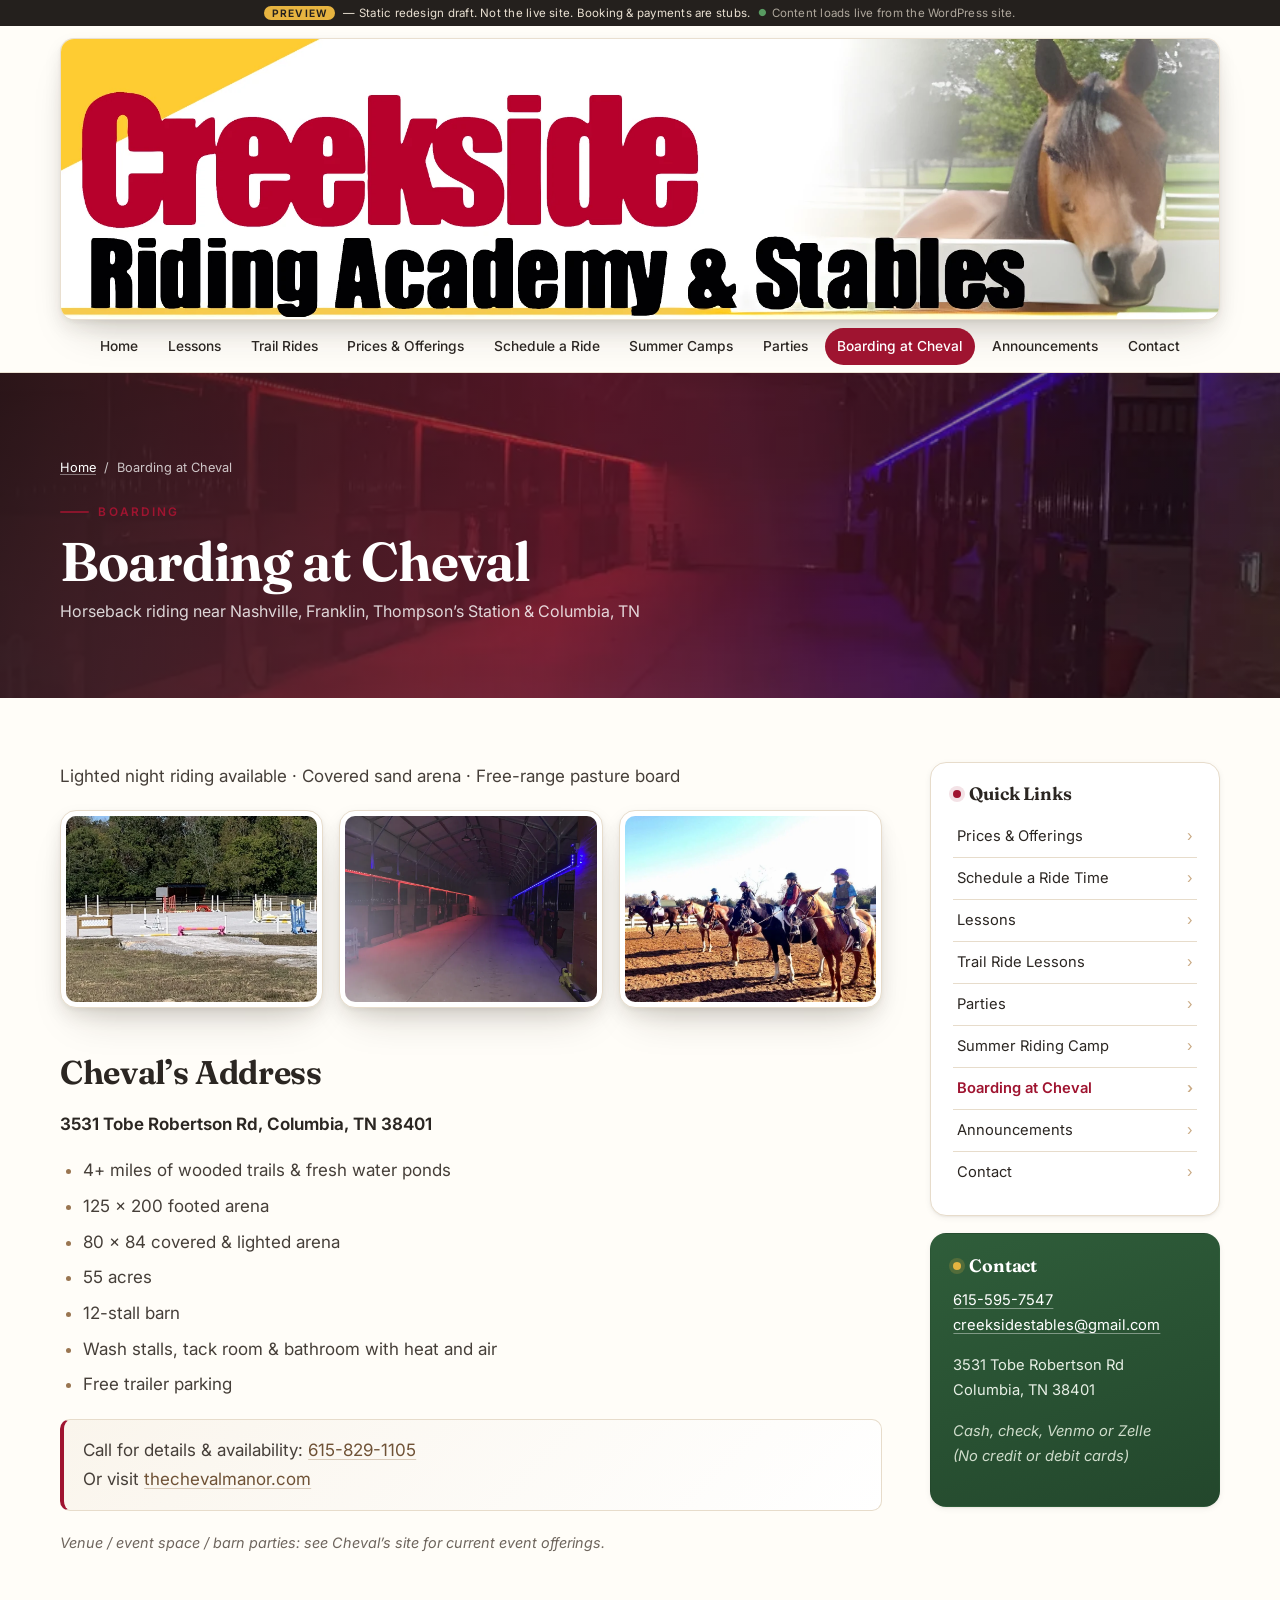
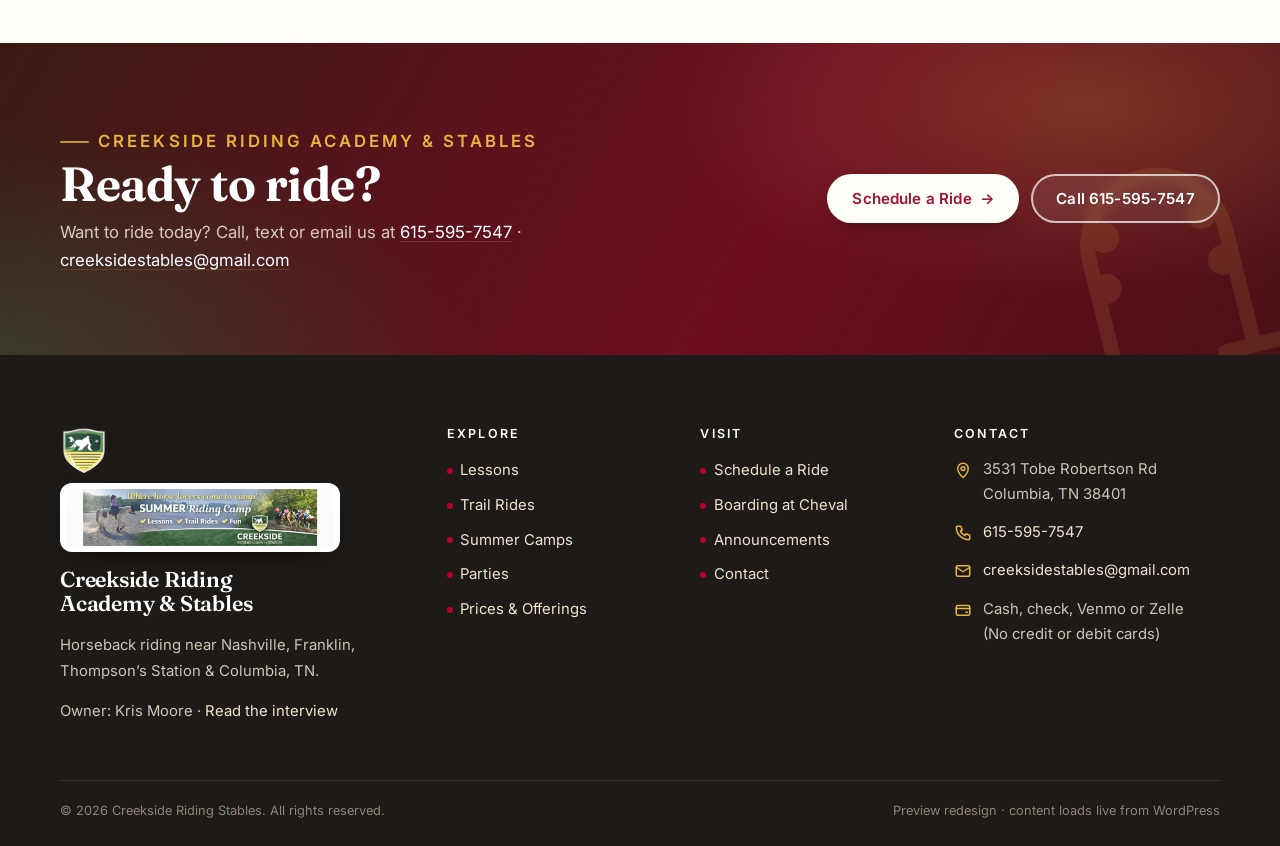
<file: boarding-at-cheval.html>
<!DOCTYPE html>
<html lang="en">
<head>
  <meta charset="utf-8">
  <meta name="viewport" content="width=device-width, initial-scale=1">
  <title>Boarding at Cheval | Creekside Riding Stables</title>
  <link rel="icon" type="image/png" sizes="32x32" href="images/favicon-32.png">
  <link rel="apple-touch-icon" sizes="180x180" href="images/apple-touch-icon-180.png">
  <meta name="description" content="Creekside Riding Stables — horseback riding lessons, trail rides, summer camps, and parties near Nashville, Franklin, and Columbia, TN.">
  <link rel="preconnect" href="https://fonts.googleapis.com">
  <link rel="preconnect" href="https://fonts.gstatic.com" crossorigin>
  <link href="https://fonts.googleapis.com/css2?family=Fraunces:ital,opsz,wght@0,9..144,400..700;1,9..144,400..600&family=Inter:wght@400;500;600;700&display=swap" rel="stylesheet">
  <meta name="theme-color" content="#9f1430">
  <link rel="stylesheet" href="css/style.css">
</head>
<body class="has-hero inner">
  <a class="skip-link" href="#main">Skip to content</a>
  <div class="preview-banner"><strong>PREVIEW</strong> — Static redesign draft. Not the live site. Booking &amp; payments are stubs. <span class="preview-live-note">Content loads live from the WordPress site.</span></div>
  <header class="site-header">
    <div class="wrap header-inner">
      <a class="brand" href="index.html">
        <img src="images/creekside-banner.webp" alt="Creekside Riding Academy &amp; Stables" width="2060" height="500">
      </a>
      <div class="header-nav-row">
      <button class="nav-toggle" type="button" aria-expanded="false" aria-controls="main-nav">Menu</button>
      <nav class="main-nav" id="main-nav" aria-label="Primary">
        <ul>
          <li><a href="index.html">Home</a></li>
<li><a href="lessons.html">Lessons</a></li>
<li><a href="riding.html">Trail Rides</a></li>
<li><a href="prices-offerings.html">Prices & Offerings</a></li>
<li><a href="schedule-your-ride.html">Schedule a Ride</a></li>
<li><a href="summer-camps.html">Summer Camps</a></li>
<li><a href="parties.html">Parties</a></li>
<li><a href="boarding-at-cheval.html" aria-current="page">Boarding at Cheval</a></li>
<li><a href="announcements.html">Announcements</a></li>
<li><a href="contact.html">Contact</a></li>
        </ul>
      </nav>
      </div>
    </div>
  </header>

  <section class="page-hero">
    <img src="images/night-lights.webp" alt="" width="960" height="720" fetchpriority="high">
    <div class="wrap">
      <p class="crumbs"><a href="index.html">Home</a> &nbsp;/&nbsp; Boarding at Cheval</p>
      <p class="eyebrow">Boarding</p>
      <p class="page-hero-title" data-wp-title>Boarding at Cheval</p>
      <p class="tagline">Horseback riding near Nashville, Franklin, Thompson’s Station &amp; Columbia, TN</p>
    </div>
  </section>

  <main class="page" id="main">
    <div class="wrap page-grid has-side">
      <div class="content">
        <div class="wp-content" data-wp-page="boarding-at-cheval" data-wp-id="5435">
        
        <h1>Boarding at Cheval</h1>
        <p>Lighted night riding available · Covered sand arena · Free-range pasture board</p>

        <div class="gallery">
          <img src="images/arena.webp" alt="Riding arena at Cheval" width="480" height="360">
          <img src="images/night-lights.webp" alt="Night lights at the arena" width="480" height="360">
          <img src="images/home-trail.webp" alt="Pasture and trails" width="480" height="360">
        </div>

        <h2>Cheval’s Address</h2>
        <p><strong>3531 Tobe Robertson Rd, Columbia, TN 38401</strong></p>
        <ul>
          <li>4+ miles of wooded trails &amp; fresh water ponds</li>
          <li>125 × 200 footed arena</li>
          <li>80 × 84 covered &amp; lighted arena</li>
          <li>55 acres</li>
          <li>12-stall barn</li>
          <li>Wash stalls, tack room &amp; bathroom with heat and air</li>
          <li>Free trailer parking</li>
        </ul>

        <div class="callout">
          Call for details &amp; availability: <a href="tel:6158291105">615-829-1105</a><br>
          Or visit <a href="https://www.thechevalmanor.com" rel="noopener" target="_blank">thechevalmanor.com</a>
        </div>
        <p class="note">Venue / event space / barn parties: see Cheval’s site for current event offerings.</p>
        </div>
      </div>
      
      <aside class="sidebar">
        <div class="side-card">
          <h3>Quick Links</h3>
          <ul class="side-nav">
            <li><a href="prices-offerings.html">Prices & Offerings</a></li>
<li><a href="schedule-your-ride.html">Schedule a Ride Time</a></li>
<li><a href="lessons.html">Lessons</a></li>
<li><a href="riding.html">Trail Ride Lessons</a></li>
<li><a href="parties.html">Parties</a></li>
<li><a href="summer-camps.html">Summer Riding Camp</a></li>
<li><a href="boarding-at-cheval.html" aria-current="page">Boarding at Cheval</a></li>
<li><a href="announcements.html">Announcements</a></li>
<li><a href="contact.html">Contact</a></li>
          </ul>
        </div>
        <div class="side-card" style="margin-top:1rem">
          <h3>Contact</h3>
          <p><a href="tel:6155957547">615-595-7547</a><br>
          <a href="mailto:creeksidestables@gmail.com">creeksidestables@gmail.com</a></p>
          <p>3531 Tobe Robertson Rd<br>Columbia, TN 38401</p>
          <p class="note">Cash, check, Venmo or Zelle<br>(No credit or debit cards)</p>
        </div>
      </aside>
    </div>
  </main>

  <section class="cta-band" aria-labelledby="cta-title">
    <div class="wrap cta-inner">
      <div class="reveal">
        <p class="eyebrow light">Creekside Riding Academy &amp; Stables</p>
        <h2 id="cta-title">Ready to ride?</h2>
        <p>Want to ride today? Call, text or email us at <a href="tel:6155957547">615-595-7547</a> · <a href="mailto:creeksidestables@gmail.com">creeksidestables@gmail.com</a></p>
      </div>
      <div class="btn-row reveal" style="--d:.1s">
        <a class="btn btn-light" href="schedule-your-ride.html">Schedule a Ride</a>
        <a class="btn btn-ghost no-arrow" href="tel:6155957547">Call 615-595-7547</a>
      </div>
    </div>
  </section>

  <footer class="site-footer">
    <div class="wrap">
      <div class="footer-grid">
        <div class="footer-brand"><img class="footer-crest" src="images/creekside-crest-512.png" alt="" width="48" height="48">
          <img class="footer-logo" src="images/logo.webp" alt="Creekside Riding Academy &amp; Stables" width="900" height="191" loading="lazy">
          <h3>Creekside Riding Academy &amp; Stables</h3>
          <p>Horseback riding near Nashville, Franklin, Thompson’s Station &amp; Columbia, TN.</p>
          <p>Owner: Kris Moore · <a href="https://nashvillevoyager.com/interview/inspiring-conversations-with-kristine-moore-of-cheval-stables-creekside-riding-academy-stables/" rel="noopener" target="_blank">Read the interview</a></p>
        </div>
        <div>
          <h3>Explore</h3>
          <ul class="footer-links">
            <li><a href="lessons.html">Lessons</a></li>
            <li><a href="riding.html">Trail Rides</a></li>
            <li><a href="summer-camps.html">Summer Camps</a></li>
            <li><a href="parties.html">Parties</a></li>
            <li><a href="prices-offerings.html">Prices &amp; Offerings</a></li>
          </ul>
        </div>
        <div>
          <h3>Visit</h3>
          <ul class="footer-links">
            <li><a href="schedule-your-ride.html">Schedule a Ride</a></li>
            <li><a href="boarding-at-cheval.html">Boarding at Cheval</a></li>
            <li><a href="announcements.html">Announcements</a></li>
            <li><a href="contact.html">Contact</a></li>
          </ul>
        </div>
        <div>
          <h3>Contact</h3>
          <ul class="footer-contact">
            <li><svg viewBox="0 0 24 24" fill="none" stroke="currentColor" stroke-width="2" stroke-linecap="round" stroke-linejoin="round" aria-hidden="true"><path d="M12 22s7-6.2 7-12a7 7 0 0 0-14 0c0 5.8 7 12 7 12z"/><circle cx="12" cy="10" r="2.5"/></svg><span>3531 Tobe Robertson Rd<br>Columbia, TN 38401</span></li>
            <li><svg viewBox="0 0 24 24" fill="none" stroke="currentColor" stroke-width="2" stroke-linecap="round" stroke-linejoin="round" aria-hidden="true"><path d="M5 3h4l2 5-2.5 1.5a11 11 0 0 0 6 6L16 13l5 2v4a2 2 0 0 1-2 2A17 17 0 0 1 3 5a2 2 0 0 1 2-2z"/></svg><a href="tel:6155957547">615-595-7547</a></li>
            <li><svg viewBox="0 0 24 24" fill="none" stroke="currentColor" stroke-width="2" stroke-linecap="round" stroke-linejoin="round" aria-hidden="true"><rect x="3" y="5" width="18" height="14" rx="2"/><path d="M3 7l9 6 9-6"/></svg><a href="mailto:creeksidestables@gmail.com">creeksidestables@gmail.com</a></li>
            <li><svg viewBox="0 0 24 24" fill="none" stroke="currentColor" stroke-width="2" stroke-linecap="round" stroke-linejoin="round" aria-hidden="true"><rect x="3" y="6" width="18" height="13" rx="2"/><path d="M3 10h18M16 15h2"/></svg><span>Cash, check, Venmo or Zelle<br>(No credit or debit cards)</span></li>
          </ul>
        </div>
      </div>
      <div class="footer-bottom">
        <span>&copy; 2026 Creekside Riding Stables. All rights reserved.</span>
        <span>Preview redesign · content loads live from WordPress</span>
      </div>
    </div>
  </footer>
  <script src="js/wp.js" defer></script>
  <script src="js/main.js"></script>
  <script src="js/crisp.js" defer></script>
</body>
</html>
</file>
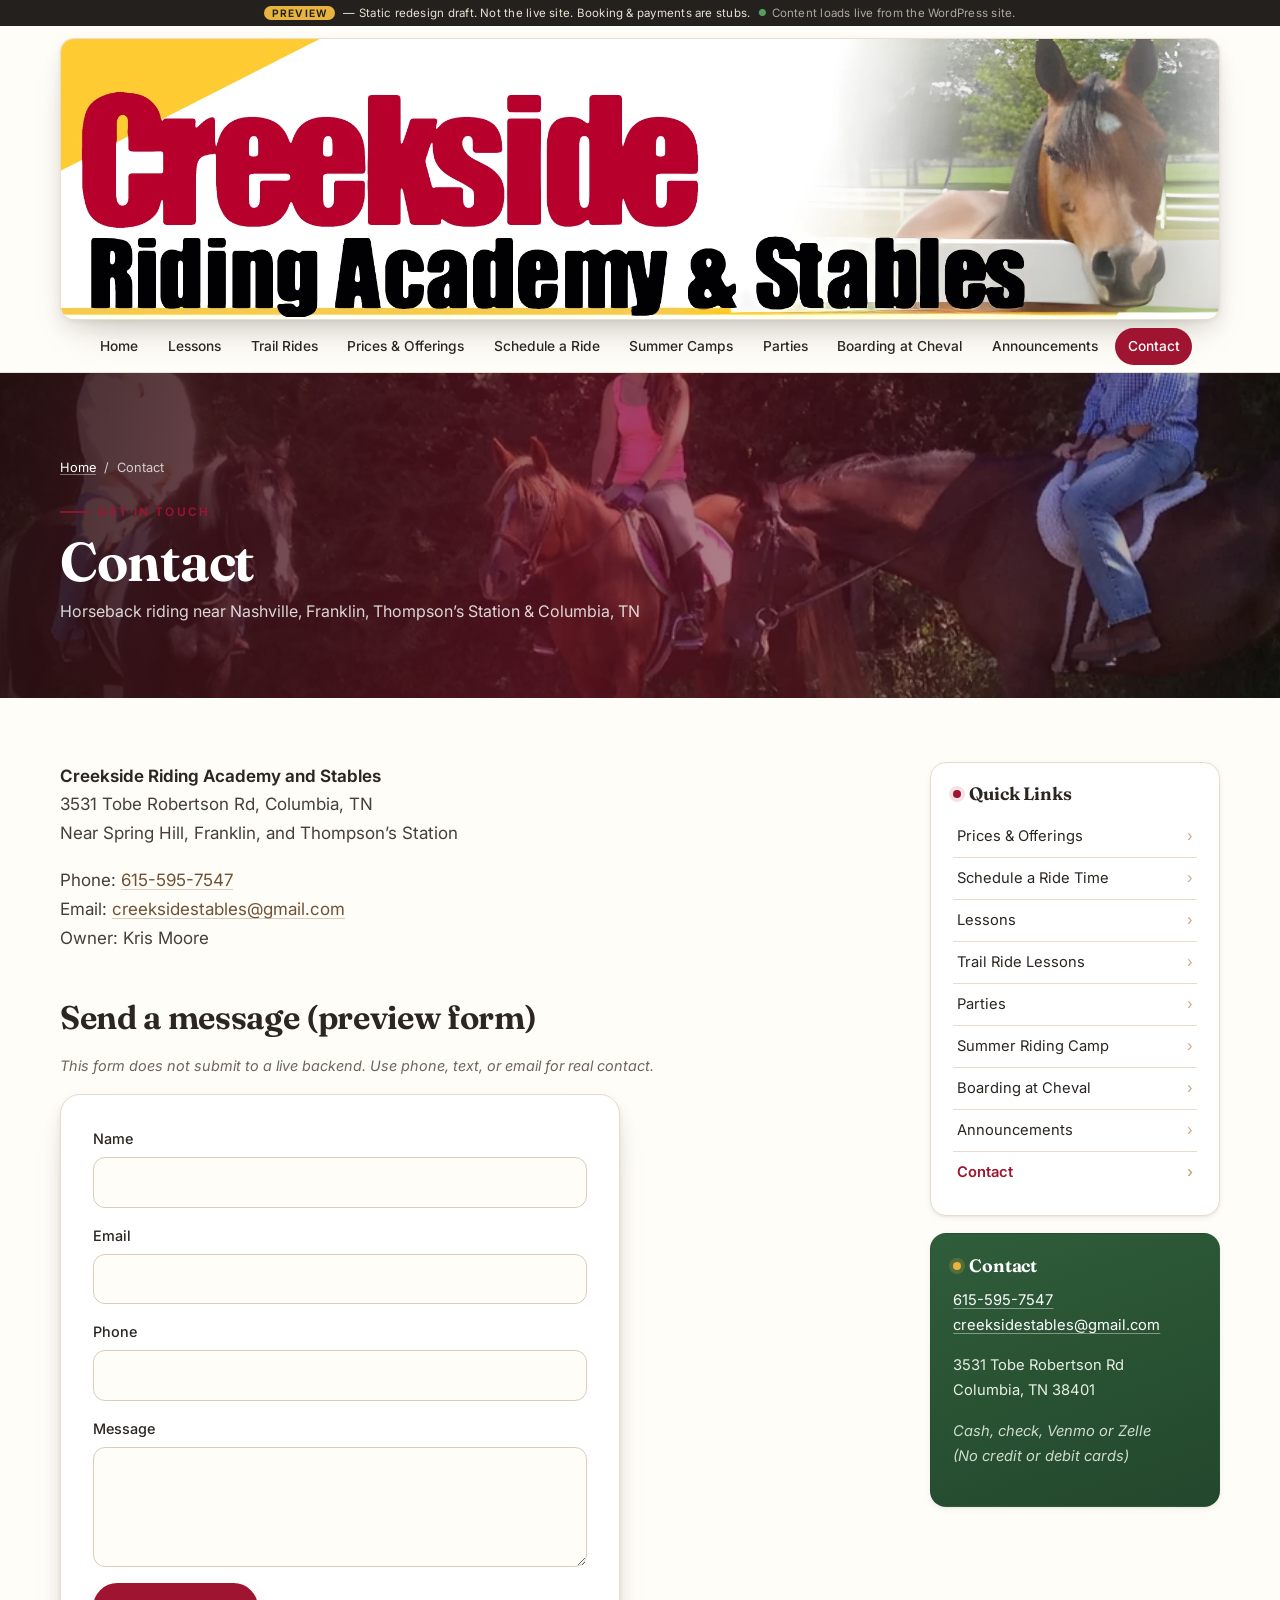
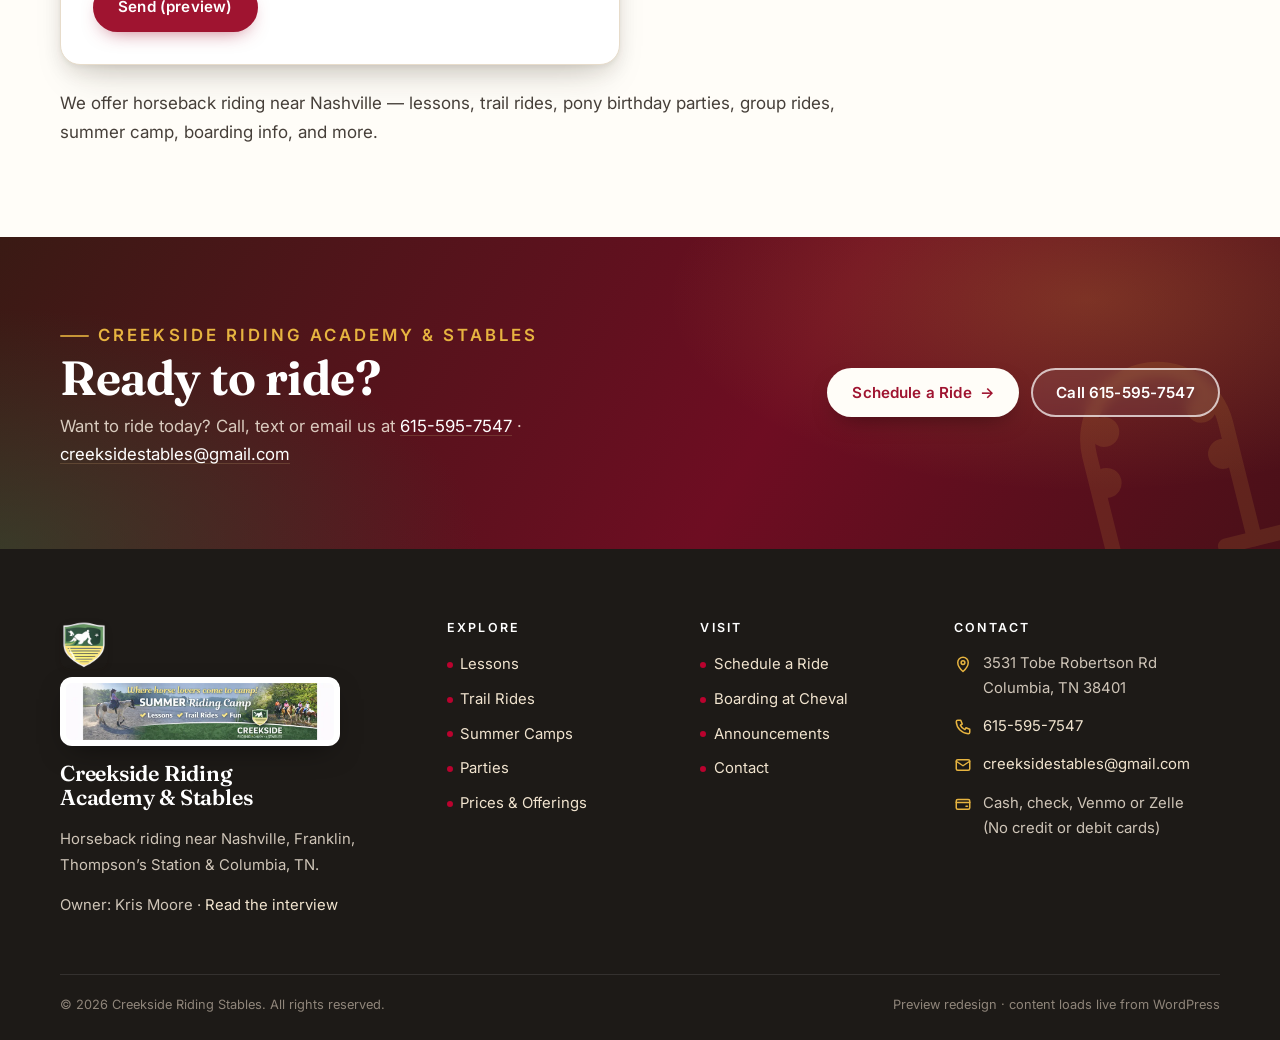
<file: contact.html>
<!DOCTYPE html>
<html lang="en">
<head>
  <meta charset="utf-8">
  <meta name="viewport" content="width=device-width, initial-scale=1">
  <title>Contact | Creekside Riding Stables</title>
  <link rel="icon" type="image/png" sizes="32x32" href="images/favicon-32.png">
  <link rel="apple-touch-icon" sizes="180x180" href="images/apple-touch-icon-180.png">
  <meta name="description" content="Creekside Riding Stables — horseback riding lessons, trail rides, summer camps, and parties near Nashville, Franklin, and Columbia, TN.">
  <link rel="preconnect" href="https://fonts.googleapis.com">
  <link rel="preconnect" href="https://fonts.gstatic.com" crossorigin>
  <link href="https://fonts.googleapis.com/css2?family=Fraunces:ital,opsz,wght@0,9..144,400..700;1,9..144,400..600&family=Inter:wght@400;500;600;700&display=swap" rel="stylesheet">
  <meta name="theme-color" content="#9f1430">
  <link rel="stylesheet" href="css/style.css">
</head>
<body class="has-hero inner">
  <a class="skip-link" href="#main">Skip to content</a>
  <div class="preview-banner"><strong>PREVIEW</strong> — Static redesign draft. Not the live site. Booking &amp; payments are stubs. <span class="preview-live-note">Content loads live from the WordPress site.</span></div>
  <header class="site-header">
    <div class="wrap header-inner">
      <a class="brand" href="index.html">
        <img src="images/creekside-banner.webp" alt="Creekside Riding Academy &amp; Stables" width="2060" height="500">
      </a>
      <div class="header-nav-row">
      <button class="nav-toggle" type="button" aria-expanded="false" aria-controls="main-nav">Menu</button>
      <nav class="main-nav" id="main-nav" aria-label="Primary">
        <ul>
          <li><a href="index.html">Home</a></li>
<li><a href="lessons.html">Lessons</a></li>
<li><a href="riding.html">Trail Rides</a></li>
<li><a href="prices-offerings.html">Prices & Offerings</a></li>
<li><a href="schedule-your-ride.html">Schedule a Ride</a></li>
<li><a href="summer-camps.html">Summer Camps</a></li>
<li><a href="parties.html">Parties</a></li>
<li><a href="boarding-at-cheval.html">Boarding at Cheval</a></li>
<li><a href="announcements.html">Announcements</a></li>
<li><a href="contact.html" aria-current="page">Contact</a></li>
        </ul>
      </nav>
      </div>
    </div>
  </header>

  <section class="page-hero">
    <img src="images/trail2.webp" alt="" width="960" height="720" fetchpriority="high">
    <div class="wrap">
      <p class="crumbs"><a href="index.html">Home</a> &nbsp;/&nbsp; Contact</p>
      <p class="eyebrow">Get in touch</p>
      <p class="page-hero-title" data-wp-title>Contact</p>
      <p class="tagline">Horseback riding near Nashville, Franklin, Thompson’s Station &amp; Columbia, TN</p>
    </div>
  </section>

  <main class="page" id="main">
    <div class="wrap page-grid has-side">
      <div class="content">
        <div class="wp-content" data-wp-page="contact" data-wp-id="6">
        
        <h1>Contact</h1>
        <p><strong>Creekside Riding Academy and Stables</strong><br>
        3531 Tobe Robertson Rd, Columbia, TN<br>
        Near Spring Hill, Franklin, and Thompson’s Station</p>

        <p>Phone: <a href="tel:6155957547">615-595-7547</a><br>
        Email: <a href="mailto:creeksidestables@gmail.com">creeksidestables@gmail.com</a><br>
        Owner: Kris Moore</p>

        <h2>Send a message (preview form)</h2>
        <p class="note">This form does not submit to a live backend. Use phone, text, or email for real contact.</p>
        <form class="form" data-preview action="#" method="post">
          <label>Name
            <input type="text" name="name" required autocomplete="name">
          </label>
          <label>Email
            <input type="email" name="email" required autocomplete="email">
          </label>
          <label>Phone
            <input type="tel" name="phone" autocomplete="tel">
          </label>
          <label>Message
            <textarea name="message" required></textarea>
          </label>
          <button class="btn" type="submit">Send (preview)</button>
          <p data-form-result class="callout" hidden></p>
        </form>

        <p style="margin-top:1.5rem">We offer horseback riding near Nashville — lessons, trail rides, pony birthday parties, group rides, summer camp, boarding info, and more.</p>
        </div>
      </div>
      
      <aside class="sidebar">
        <div class="side-card">
          <h3>Quick Links</h3>
          <ul class="side-nav">
            <li><a href="prices-offerings.html">Prices & Offerings</a></li>
<li><a href="schedule-your-ride.html">Schedule a Ride Time</a></li>
<li><a href="lessons.html">Lessons</a></li>
<li><a href="riding.html">Trail Ride Lessons</a></li>
<li><a href="parties.html">Parties</a></li>
<li><a href="summer-camps.html">Summer Riding Camp</a></li>
<li><a href="boarding-at-cheval.html">Boarding at Cheval</a></li>
<li><a href="announcements.html">Announcements</a></li>
<li><a href="contact.html" aria-current="page">Contact</a></li>
          </ul>
        </div>
        <div class="side-card" style="margin-top:1rem">
          <h3>Contact</h3>
          <p><a href="tel:6155957547">615-595-7547</a><br>
          <a href="mailto:creeksidestables@gmail.com">creeksidestables@gmail.com</a></p>
          <p>3531 Tobe Robertson Rd<br>Columbia, TN 38401</p>
          <p class="note">Cash, check, Venmo or Zelle<br>(No credit or debit cards)</p>
        </div>
      </aside>
    </div>
  </main>

  <section class="cta-band" aria-labelledby="cta-title">
    <div class="wrap cta-inner">
      <div class="reveal">
        <p class="eyebrow light">Creekside Riding Academy &amp; Stables</p>
        <h2 id="cta-title">Ready to ride?</h2>
        <p>Want to ride today? Call, text or email us at <a href="tel:6155957547">615-595-7547</a> · <a href="mailto:creeksidestables@gmail.com">creeksidestables@gmail.com</a></p>
      </div>
      <div class="btn-row reveal" style="--d:.1s">
        <a class="btn btn-light" href="schedule-your-ride.html">Schedule a Ride</a>
        <a class="btn btn-ghost no-arrow" href="tel:6155957547">Call 615-595-7547</a>
      </div>
    </div>
  </section>

  <footer class="site-footer">
    <div class="wrap">
      <div class="footer-grid">
        <div class="footer-brand"><img class="footer-crest" src="images/creekside-crest-512.png" alt="" width="48" height="48">
          <img class="footer-logo" src="images/logo.webp" alt="Creekside Riding Academy &amp; Stables" width="900" height="191" loading="lazy">
          <h3>Creekside Riding Academy &amp; Stables</h3>
          <p>Horseback riding near Nashville, Franklin, Thompson’s Station &amp; Columbia, TN.</p>
          <p>Owner: Kris Moore · <a href="https://nashvillevoyager.com/interview/inspiring-conversations-with-kristine-moore-of-cheval-stables-creekside-riding-academy-stables/" rel="noopener" target="_blank">Read the interview</a></p>
        </div>
        <div>
          <h3>Explore</h3>
          <ul class="footer-links">
            <li><a href="lessons.html">Lessons</a></li>
            <li><a href="riding.html">Trail Rides</a></li>
            <li><a href="summer-camps.html">Summer Camps</a></li>
            <li><a href="parties.html">Parties</a></li>
            <li><a href="prices-offerings.html">Prices &amp; Offerings</a></li>
          </ul>
        </div>
        <div>
          <h3>Visit</h3>
          <ul class="footer-links">
            <li><a href="schedule-your-ride.html">Schedule a Ride</a></li>
            <li><a href="boarding-at-cheval.html">Boarding at Cheval</a></li>
            <li><a href="announcements.html">Announcements</a></li>
            <li><a href="contact.html">Contact</a></li>
          </ul>
        </div>
        <div>
          <h3>Contact</h3>
          <ul class="footer-contact">
            <li><svg viewBox="0 0 24 24" fill="none" stroke="currentColor" stroke-width="2" stroke-linecap="round" stroke-linejoin="round" aria-hidden="true"><path d="M12 22s7-6.2 7-12a7 7 0 0 0-14 0c0 5.8 7 12 7 12z"/><circle cx="12" cy="10" r="2.5"/></svg><span>3531 Tobe Robertson Rd<br>Columbia, TN 38401</span></li>
            <li><svg viewBox="0 0 24 24" fill="none" stroke="currentColor" stroke-width="2" stroke-linecap="round" stroke-linejoin="round" aria-hidden="true"><path d="M5 3h4l2 5-2.5 1.5a11 11 0 0 0 6 6L16 13l5 2v4a2 2 0 0 1-2 2A17 17 0 0 1 3 5a2 2 0 0 1 2-2z"/></svg><a href="tel:6155957547">615-595-7547</a></li>
            <li><svg viewBox="0 0 24 24" fill="none" stroke="currentColor" stroke-width="2" stroke-linecap="round" stroke-linejoin="round" aria-hidden="true"><rect x="3" y="5" width="18" height="14" rx="2"/><path d="M3 7l9 6 9-6"/></svg><a href="mailto:creeksidestables@gmail.com">creeksidestables@gmail.com</a></li>
            <li><svg viewBox="0 0 24 24" fill="none" stroke="currentColor" stroke-width="2" stroke-linecap="round" stroke-linejoin="round" aria-hidden="true"><rect x="3" y="6" width="18" height="13" rx="2"/><path d="M3 10h18M16 15h2"/></svg><span>Cash, check, Venmo or Zelle<br>(No credit or debit cards)</span></li>
          </ul>
        </div>
      </div>
      <div class="footer-bottom">
        <span>&copy; 2026 Creekside Riding Stables. All rights reserved.</span>
        <span>Preview redesign · content loads live from WordPress</span>
      </div>
    </div>
  </footer>
  <script src="js/wp.js" defer></script>
  <script src="js/main.js"></script>
  <script src="js/crisp.js" defer></script>
</body>
</html>
</file>
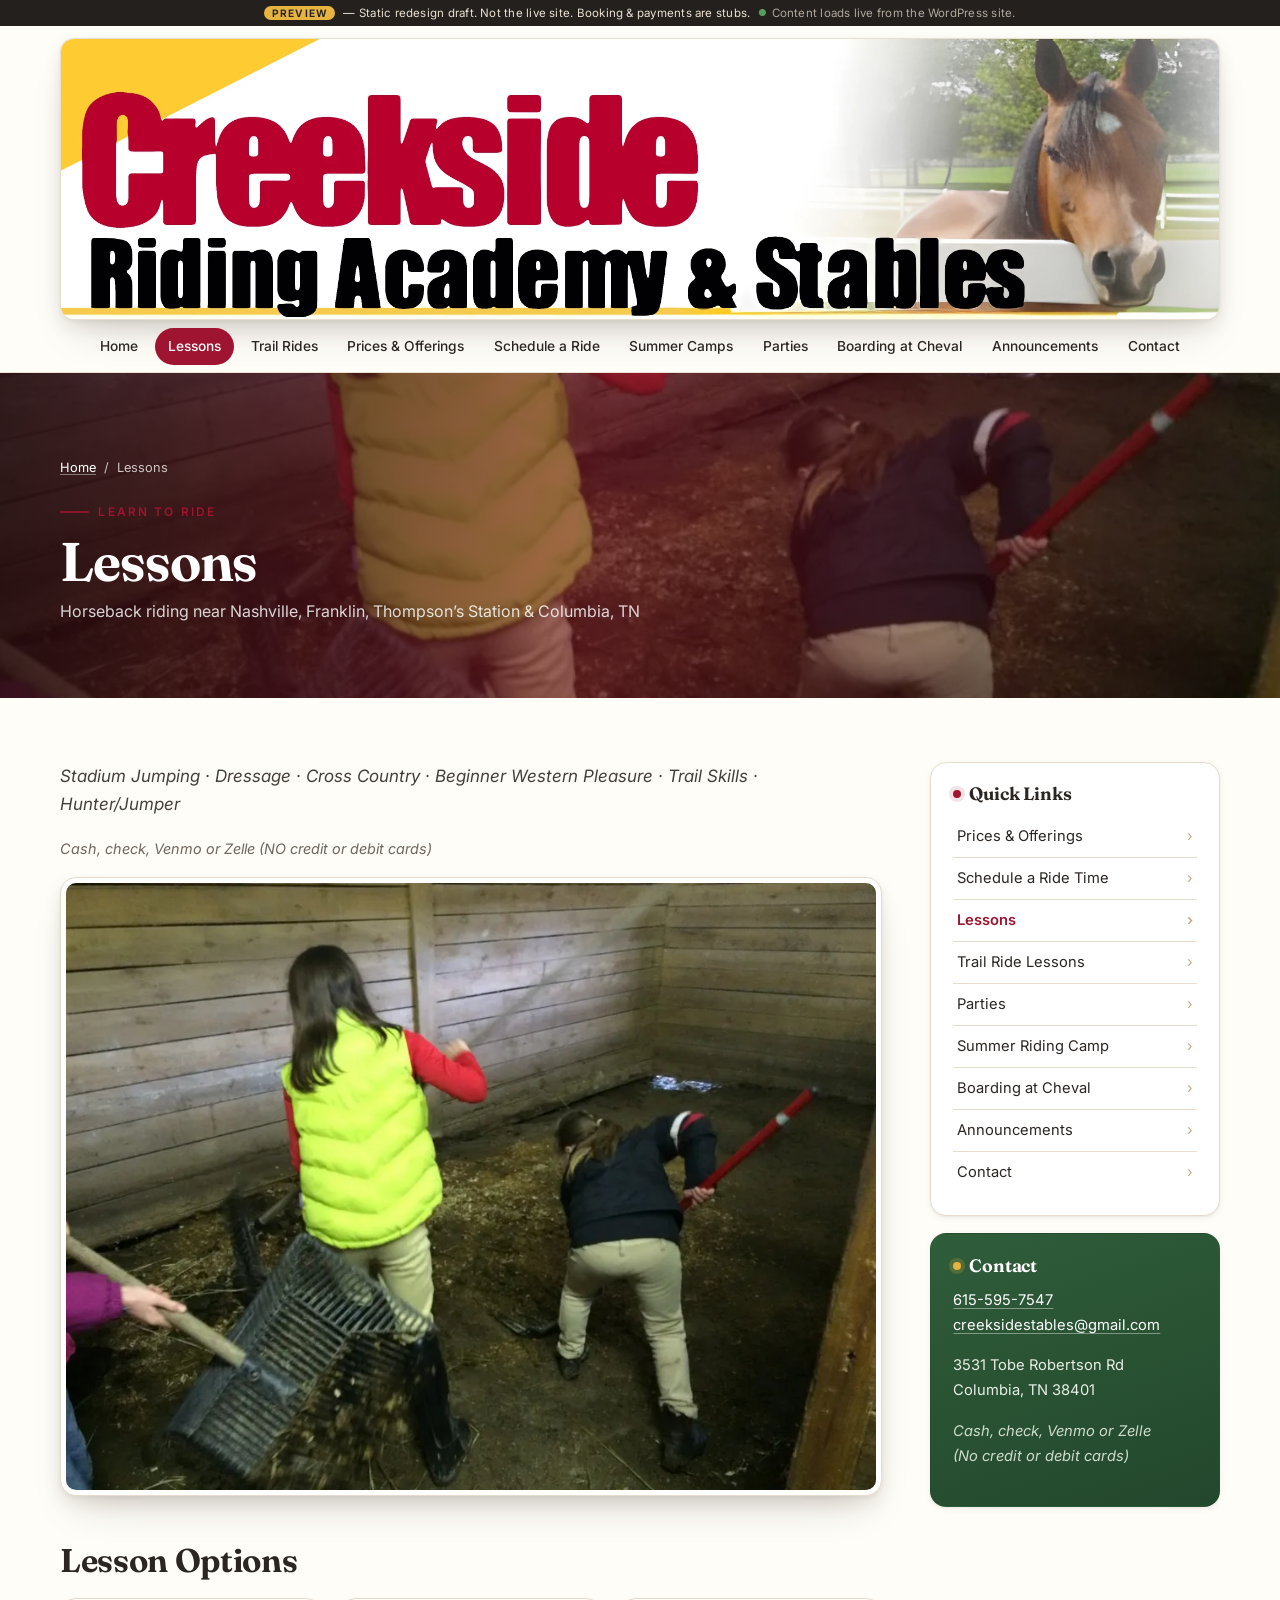
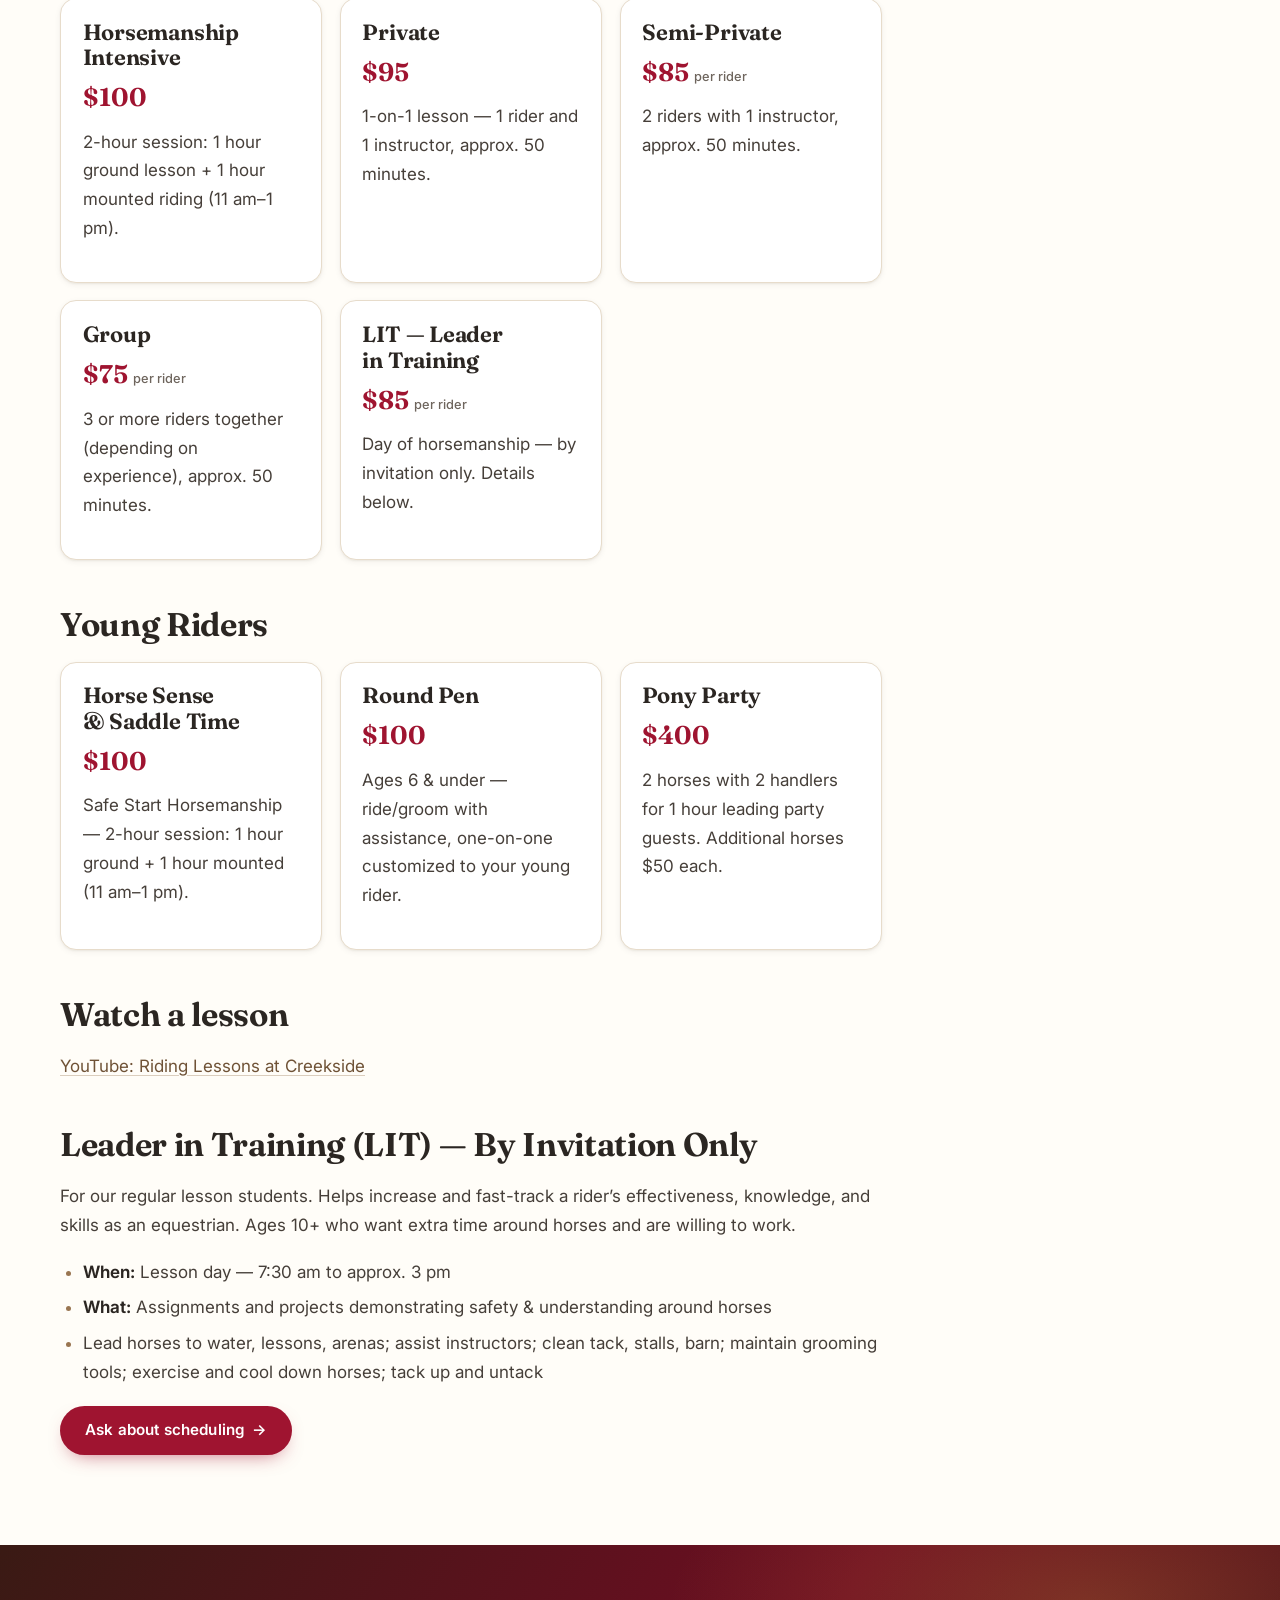
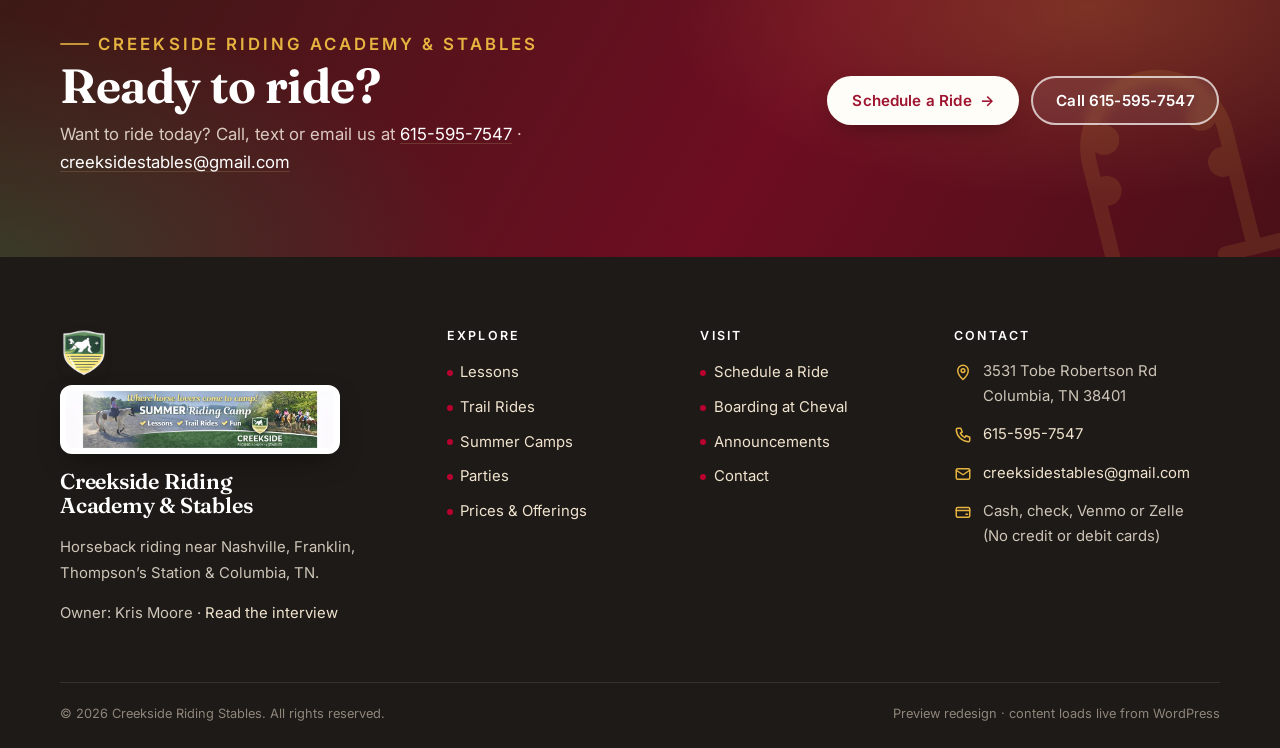
<file: lessons.html>
<!DOCTYPE html>
<html lang="en">
<head>
  <meta charset="utf-8">
  <meta name="viewport" content="width=device-width, initial-scale=1">
  <title>Lessons | Creekside Riding Stables</title>
  <link rel="icon" type="image/png" sizes="32x32" href="images/favicon-32.png">
  <link rel="apple-touch-icon" sizes="180x180" href="images/apple-touch-icon-180.png">
  <meta name="description" content="Creekside Riding Stables — horseback riding lessons, trail rides, summer camps, and parties near Nashville, Franklin, and Columbia, TN.">
  <link rel="preconnect" href="https://fonts.googleapis.com">
  <link rel="preconnect" href="https://fonts.gstatic.com" crossorigin>
  <link href="https://fonts.googleapis.com/css2?family=Fraunces:ital,opsz,wght@0,9..144,400..700;1,9..144,400..600&family=Inter:wght@400;500;600;700&display=swap" rel="stylesheet">
  <meta name="theme-color" content="#9f1430">
  <link rel="stylesheet" href="css/style.css">
</head>
<body class="has-hero inner">
  <a class="skip-link" href="#main">Skip to content</a>
  <div class="preview-banner"><strong>PREVIEW</strong> — Static redesign draft. Not the live site. Booking &amp; payments are stubs. <span class="preview-live-note">Content loads live from the WordPress site.</span></div>
  <header class="site-header">
    <div class="wrap header-inner">
      <a class="brand" href="index.html">
        <img src="images/creekside-banner.webp" alt="Creekside Riding Academy &amp; Stables" width="2060" height="500">
      </a>
      <div class="header-nav-row">
      <button class="nav-toggle" type="button" aria-expanded="false" aria-controls="main-nav">Menu</button>
      <nav class="main-nav" id="main-nav" aria-label="Primary">
        <ul>
          <li><a href="index.html">Home</a></li>
<li><a href="lessons.html" aria-current="page">Lessons</a></li>
<li><a href="riding.html">Trail Rides</a></li>
<li><a href="prices-offerings.html">Prices & Offerings</a></li>
<li><a href="schedule-your-ride.html">Schedule a Ride</a></li>
<li><a href="summer-camps.html">Summer Camps</a></li>
<li><a href="parties.html">Parties</a></li>
<li><a href="boarding-at-cheval.html">Boarding at Cheval</a></li>
<li><a href="announcements.html">Announcements</a></li>
<li><a href="contact.html">Contact</a></li>
        </ul>
      </nav>
      </div>
    </div>
  </header>

  <section class="page-hero">
    <img src="images/lesson.webp" alt="" width="960" height="720" fetchpriority="high">
    <div class="wrap">
      <p class="crumbs"><a href="index.html">Home</a> &nbsp;/&nbsp; Lessons</p>
      <p class="eyebrow">Learn to ride</p>
      <p class="page-hero-title" data-wp-title>Lessons</p>
      <p class="tagline">Horseback riding near Nashville, Franklin, Thompson’s Station &amp; Columbia, TN</p>
    </div>
  </section>

  <main class="page" id="main">
    <div class="wrap page-grid has-side">
      <div class="content">
        <div class="wp-content" data-wp-page="lessons" data-wp-id="15">
        
        <h1>Lessons</h1>
        <p><em>Stadium Jumping · Dressage · Cross Country · Beginner Western Pleasure · Trail Skills · Hunter/Jumper</em></p>
        <p class="note">Cash, check, Venmo or Zelle (NO credit or debit cards)</p>

        <figure class="figure">
          <img src="images/lesson.webp" alt="Riding lesson at Creekside" width="960" height="720">
        </figure>

        <h2>Lesson Options</h2>
        <div class="card-grid">
          <div class="card">
            <h3>Horsemanship Intensive</h3>
            <div class="price">$100</div>
            <p>2-hour session: 1 hour ground lesson + 1 hour mounted riding (11 am–1 pm).</p>
          </div>
          <div class="card">
            <h3>Private</h3>
            <div class="price">$95</div>
            <p>1-on-1 lesson — 1 rider and 1 instructor, approx. 50 minutes.</p>
          </div>
          <div class="card">
            <h3>Semi-Private</h3>
            <div class="price">$85 <small>per rider</small></div>
            <p>2 riders with 1 instructor, approx. 50 minutes.</p>
          </div>
          <div class="card">
            <h3>Group</h3>
            <div class="price">$75 <small>per rider</small></div>
            <p>3 or more riders together (depending on experience), approx. 50 minutes.</p>
          </div>
          <div class="card">
            <h3>LIT — Leader in Training</h3>
            <div class="price">$85 <small>per rider</small></div>
            <p>Day of horsemanship — by invitation only. Details below.</p>
          </div>
        </div>

        <h2>Young Riders</h2>
        <div class="card-grid">
          <div class="card">
            <h3>Horse Sense &amp; Saddle Time</h3>
            <div class="price">$100</div>
            <p>Safe Start Horsemanship — 2-hour session: 1 hour ground + 1 hour mounted (11 am–1 pm).</p>
          </div>
          <div class="card">
            <h3>Round Pen</h3>
            <div class="price">$100</div>
            <p>Ages 6 &amp; under — ride/groom with assistance, one-on-one customized to your young rider.</p>
          </div>
          <div class="card">
            <h3>Pony Party</h3>
            <div class="price">$400</div>
            <p>2 horses with 2 handlers for 1 hour leading party guests. Additional horses $50 each.</p>
          </div>
        </div>

        <h2>Watch a lesson</h2>
        <p><a href="https://www.youtube.com/watch?v=9s3HxLMVLUY" rel="noopener" target="_blank">YouTube: Riding Lessons at Creekside</a></p>

        <h2>Leader in Training (LIT) — By Invitation Only</h2>
        <p>For our regular lesson students. Helps increase and fast-track a rider’s effectiveness, knowledge, and skills as an equestrian. Ages 10+ who want extra time around horses and are willing to work.</p>
        <ul>
          <li><strong>When:</strong> Lesson day — 7:30 am to approx. 3 pm</li>
          <li><strong>What:</strong> Assignments and projects demonstrating safety &amp; understanding around horses</li>
          <li>Lead horses to water, lessons, arenas; assist instructors; clean tack, stalls, barn; maintain grooming tools; exercise and cool down horses; tack up and untack</li>
        </ul>
        <p><a class="btn" href="schedule-your-ride.html">Ask about scheduling</a></p>
        </div>
      </div>
      
      <aside class="sidebar">
        <div class="side-card">
          <h3>Quick Links</h3>
          <ul class="side-nav">
            <li><a href="prices-offerings.html">Prices & Offerings</a></li>
<li><a href="schedule-your-ride.html">Schedule a Ride Time</a></li>
<li><a href="lessons.html" aria-current="page">Lessons</a></li>
<li><a href="riding.html">Trail Ride Lessons</a></li>
<li><a href="parties.html">Parties</a></li>
<li><a href="summer-camps.html">Summer Riding Camp</a></li>
<li><a href="boarding-at-cheval.html">Boarding at Cheval</a></li>
<li><a href="announcements.html">Announcements</a></li>
<li><a href="contact.html">Contact</a></li>
          </ul>
        </div>
        <div class="side-card" style="margin-top:1rem">
          <h3>Contact</h3>
          <p><a href="tel:6155957547">615-595-7547</a><br>
          <a href="mailto:creeksidestables@gmail.com">creeksidestables@gmail.com</a></p>
          <p>3531 Tobe Robertson Rd<br>Columbia, TN 38401</p>
          <p class="note">Cash, check, Venmo or Zelle<br>(No credit or debit cards)</p>
        </div>
      </aside>
    </div>
  </main>

  <section class="cta-band" aria-labelledby="cta-title">
    <div class="wrap cta-inner">
      <div class="reveal">
        <p class="eyebrow light">Creekside Riding Academy &amp; Stables</p>
        <h2 id="cta-title">Ready to ride?</h2>
        <p>Want to ride today? Call, text or email us at <a href="tel:6155957547">615-595-7547</a> · <a href="mailto:creeksidestables@gmail.com">creeksidestables@gmail.com</a></p>
      </div>
      <div class="btn-row reveal" style="--d:.1s">
        <a class="btn btn-light" href="schedule-your-ride.html">Schedule a Ride</a>
        <a class="btn btn-ghost no-arrow" href="tel:6155957547">Call 615-595-7547</a>
      </div>
    </div>
  </section>

  <footer class="site-footer">
    <div class="wrap">
      <div class="footer-grid">
        <div class="footer-brand"><img class="footer-crest" src="images/creekside-crest-512.png" alt="" width="48" height="48">
          <img class="footer-logo" src="images/logo.webp" alt="Creekside Riding Academy &amp; Stables" width="900" height="191" loading="lazy">
          <h3>Creekside Riding Academy &amp; Stables</h3>
          <p>Horseback riding near Nashville, Franklin, Thompson’s Station &amp; Columbia, TN.</p>
          <p>Owner: Kris Moore · <a href="https://nashvillevoyager.com/interview/inspiring-conversations-with-kristine-moore-of-cheval-stables-creekside-riding-academy-stables/" rel="noopener" target="_blank">Read the interview</a></p>
        </div>
        <div>
          <h3>Explore</h3>
          <ul class="footer-links">
            <li><a href="lessons.html">Lessons</a></li>
            <li><a href="riding.html">Trail Rides</a></li>
            <li><a href="summer-camps.html">Summer Camps</a></li>
            <li><a href="parties.html">Parties</a></li>
            <li><a href="prices-offerings.html">Prices &amp; Offerings</a></li>
          </ul>
        </div>
        <div>
          <h3>Visit</h3>
          <ul class="footer-links">
            <li><a href="schedule-your-ride.html">Schedule a Ride</a></li>
            <li><a href="boarding-at-cheval.html">Boarding at Cheval</a></li>
            <li><a href="announcements.html">Announcements</a></li>
            <li><a href="contact.html">Contact</a></li>
          </ul>
        </div>
        <div>
          <h3>Contact</h3>
          <ul class="footer-contact">
            <li><svg viewBox="0 0 24 24" fill="none" stroke="currentColor" stroke-width="2" stroke-linecap="round" stroke-linejoin="round" aria-hidden="true"><path d="M12 22s7-6.2 7-12a7 7 0 0 0-14 0c0 5.8 7 12 7 12z"/><circle cx="12" cy="10" r="2.5"/></svg><span>3531 Tobe Robertson Rd<br>Columbia, TN 38401</span></li>
            <li><svg viewBox="0 0 24 24" fill="none" stroke="currentColor" stroke-width="2" stroke-linecap="round" stroke-linejoin="round" aria-hidden="true"><path d="M5 3h4l2 5-2.5 1.5a11 11 0 0 0 6 6L16 13l5 2v4a2 2 0 0 1-2 2A17 17 0 0 1 3 5a2 2 0 0 1 2-2z"/></svg><a href="tel:6155957547">615-595-7547</a></li>
            <li><svg viewBox="0 0 24 24" fill="none" stroke="currentColor" stroke-width="2" stroke-linecap="round" stroke-linejoin="round" aria-hidden="true"><rect x="3" y="5" width="18" height="14" rx="2"/><path d="M3 7l9 6 9-6"/></svg><a href="mailto:creeksidestables@gmail.com">creeksidestables@gmail.com</a></li>
            <li><svg viewBox="0 0 24 24" fill="none" stroke="currentColor" stroke-width="2" stroke-linecap="round" stroke-linejoin="round" aria-hidden="true"><rect x="3" y="6" width="18" height="13" rx="2"/><path d="M3 10h18M16 15h2"/></svg><span>Cash, check, Venmo or Zelle<br>(No credit or debit cards)</span></li>
          </ul>
        </div>
      </div>
      <div class="footer-bottom">
        <span>&copy; 2026 Creekside Riding Stables. All rights reserved.</span>
        <span>Preview redesign · content loads live from WordPress</span>
      </div>
    </div>
  </footer>
  <script src="js/wp.js" defer></script>
  <script src="js/main.js"></script>
  <script src="js/crisp.js" defer></script>
</body>
</html>
</file>
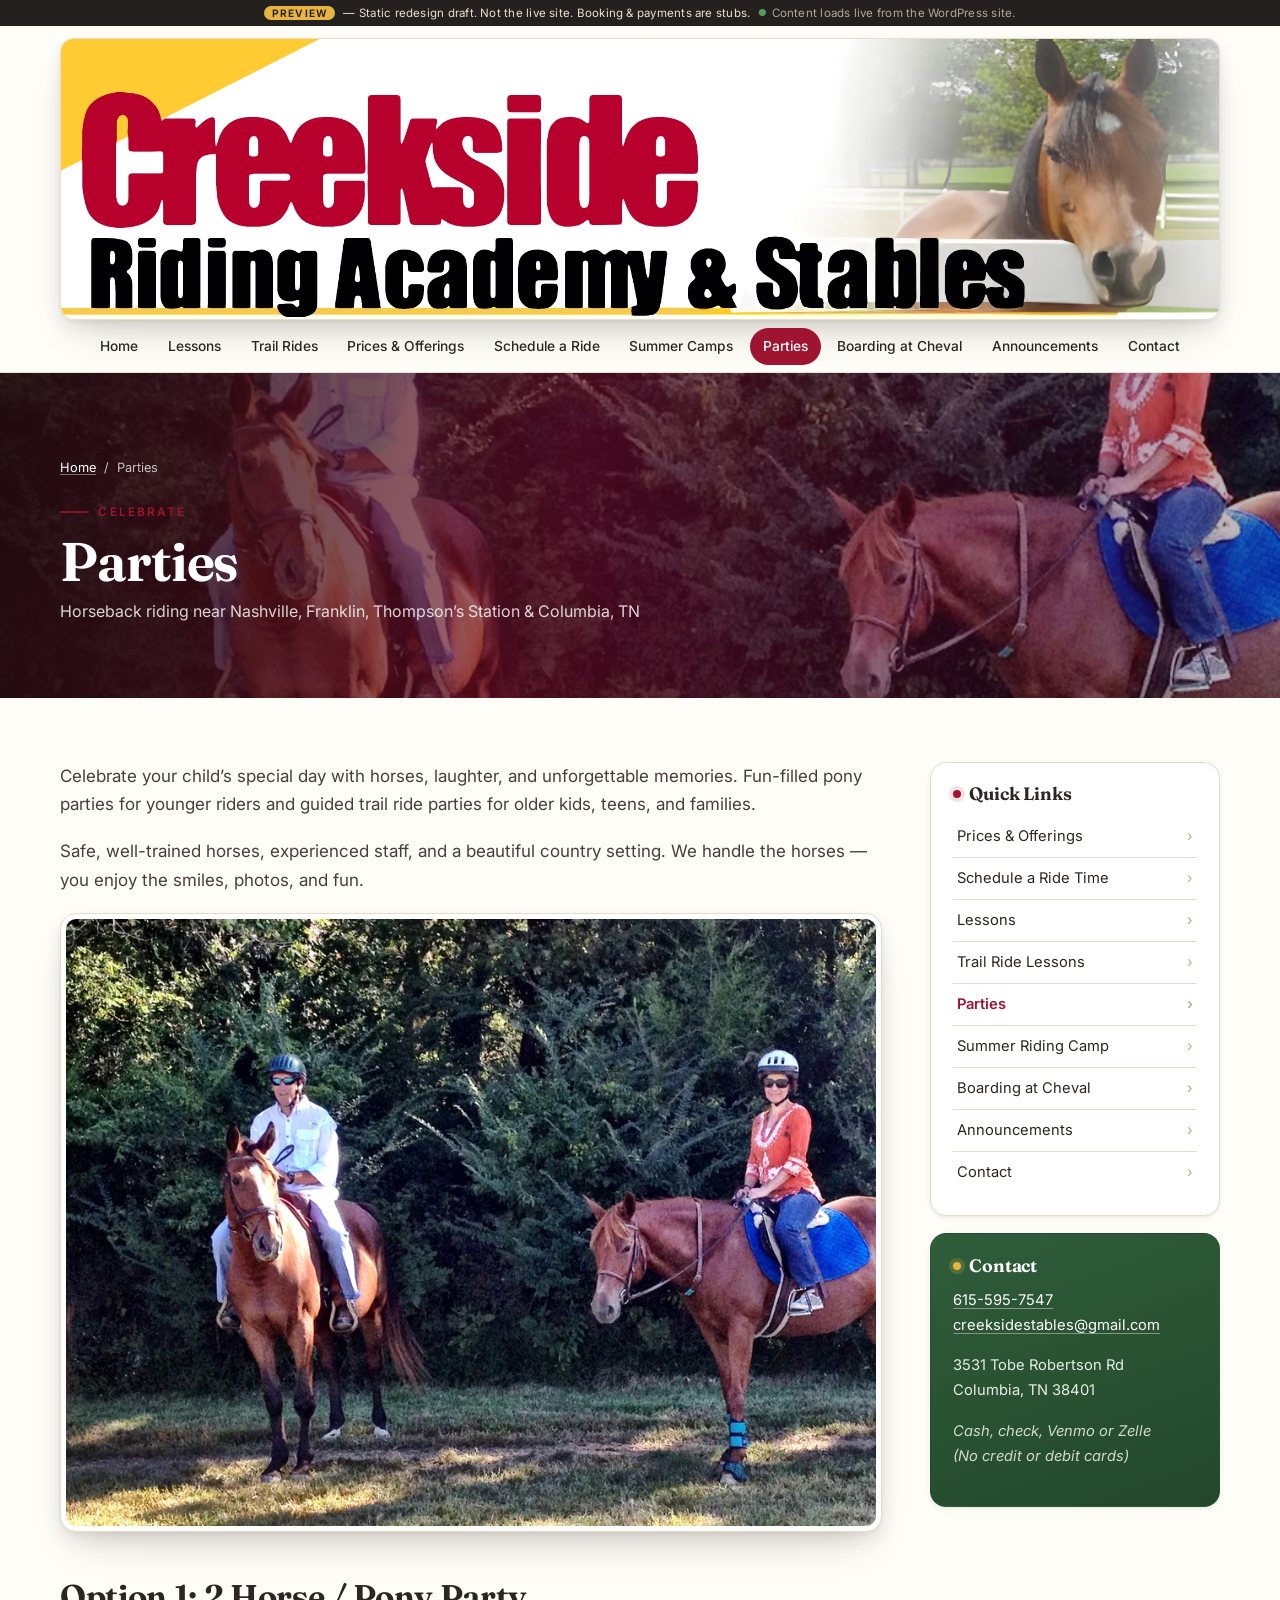
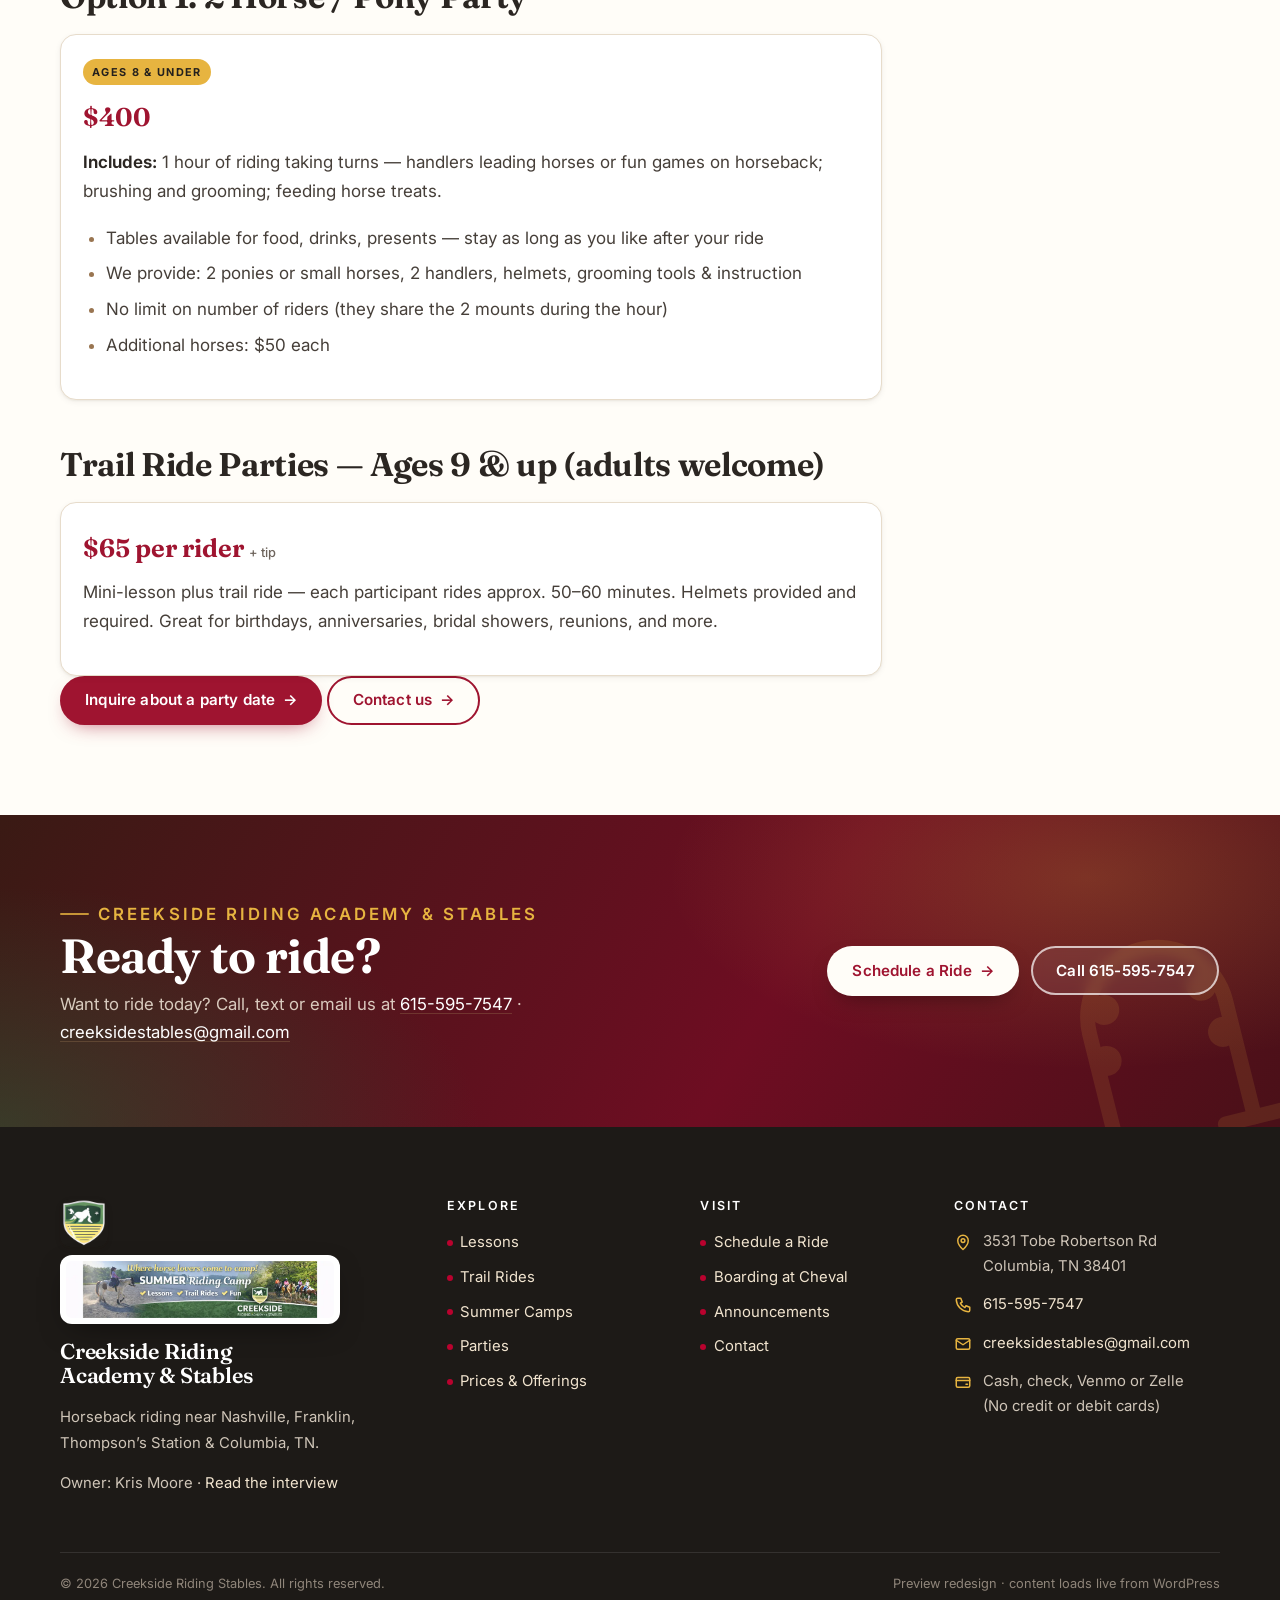
<file: parties.html>
<!DOCTYPE html>
<html lang="en">
<head>
  <meta charset="utf-8">
  <meta name="viewport" content="width=device-width, initial-scale=1">
  <title>Parties | Creekside Riding Stables</title>
  <link rel="icon" type="image/png" sizes="32x32" href="images/favicon-32.png">
  <link rel="apple-touch-icon" sizes="180x180" href="images/apple-touch-icon-180.png">
  <meta name="description" content="Creekside Riding Stables — horseback riding lessons, trail rides, summer camps, and parties near Nashville, Franklin, and Columbia, TN.">
  <link rel="preconnect" href="https://fonts.googleapis.com">
  <link rel="preconnect" href="https://fonts.gstatic.com" crossorigin>
  <link href="https://fonts.googleapis.com/css2?family=Fraunces:ital,opsz,wght@0,9..144,400..700;1,9..144,400..600&family=Inter:wght@400;500;600;700&display=swap" rel="stylesheet">
  <meta name="theme-color" content="#9f1430">
  <link rel="stylesheet" href="css/style.css">
</head>
<body class="has-hero inner">
  <a class="skip-link" href="#main">Skip to content</a>
  <div class="preview-banner"><strong>PREVIEW</strong> — Static redesign draft. Not the live site. Booking &amp; payments are stubs. <span class="preview-live-note">Content loads live from the WordPress site.</span></div>
  <header class="site-header">
    <div class="wrap header-inner">
      <a class="brand" href="index.html">
        <img src="images/creekside-banner.webp" alt="Creekside Riding Academy &amp; Stables" width="2060" height="500">
      </a>
      <div class="header-nav-row">
      <button class="nav-toggle" type="button" aria-expanded="false" aria-controls="main-nav">Menu</button>
      <nav class="main-nav" id="main-nav" aria-label="Primary">
        <ul>
          <li><a href="index.html">Home</a></li>
<li><a href="lessons.html">Lessons</a></li>
<li><a href="riding.html">Trail Rides</a></li>
<li><a href="prices-offerings.html">Prices & Offerings</a></li>
<li><a href="schedule-your-ride.html">Schedule a Ride</a></li>
<li><a href="summer-camps.html">Summer Camps</a></li>
<li><a href="parties.html" aria-current="page">Parties</a></li>
<li><a href="boarding-at-cheval.html">Boarding at Cheval</a></li>
<li><a href="announcements.html">Announcements</a></li>
<li><a href="contact.html">Contact</a></li>
        </ul>
      </nav>
      </div>
    </div>
  </header>

  <section class="page-hero">
    <img src="images/party.webp" alt="" width="960" height="720" fetchpriority="high">
    <div class="wrap">
      <p class="crumbs"><a href="index.html">Home</a> &nbsp;/&nbsp; Parties</p>
      <p class="eyebrow">Celebrate</p>
      <p class="page-hero-title" data-wp-title>Parties</p>
      <p class="tagline">Horseback riding near Nashville, Franklin, Thompson’s Station &amp; Columbia, TN</p>
    </div>
  </section>

  <main class="page" id="main">
    <div class="wrap page-grid has-side">
      <div class="content">
        <div class="wp-content" data-wp-page="parties" data-wp-id="225">
        
        <h1>Parties</h1>
        <p>Celebrate your child’s special day with horses, laughter, and unforgettable memories. Fun-filled pony parties for younger riders and guided trail ride parties for older kids, teens, and families.</p>
        <p>Safe, well-trained horses, experienced staff, and a beautiful country setting. We handle the horses — you enjoy the smiles, photos, and fun.</p>

        <figure class="figure">
          <img src="images/party.webp" alt="Pony party at Creekside" width="960" height="720">
        </figure>

        <h2>Option 1: 2 Horse / Pony Party</h2>
        <div class="card">
          <span class="badge">Ages 8 &amp; under</span>
          <div class="price">$400</div>
          <p><strong>Includes:</strong> 1 hour of riding taking turns — handlers leading horses or fun games on horseback; brushing and grooming; feeding horse treats.</p>
          <ul>
            <li>Tables available for food, drinks, presents — stay as long as you like after your ride</li>
            <li>We provide: 2 ponies or small horses, 2 handlers, helmets, grooming tools &amp; instruction</li>
            <li>No limit on number of riders (they share the 2 mounts during the hour)</li>
            <li>Additional horses: $50 each</li>
          </ul>
        </div>

        <h2>Trail Ride Parties — Ages 9 &amp; up (adults welcome)</h2>
        <div class="card">
          <div class="price">$65 per rider <small>+ tip</small></div>
          <p>Mini-lesson plus trail ride — each participant rides approx. 50–60 minutes. Helmets provided and required. Great for birthdays, anniversaries, bridal showers, reunions, and more.</p>
        </div>

        <p><a class="btn" href="schedule-your-ride.html">Inquire about a party date</a>
           <a class="btn btn-outline" href="contact.html">Contact us</a></p>
        </div>
      </div>
      
      <aside class="sidebar">
        <div class="side-card">
          <h3>Quick Links</h3>
          <ul class="side-nav">
            <li><a href="prices-offerings.html">Prices & Offerings</a></li>
<li><a href="schedule-your-ride.html">Schedule a Ride Time</a></li>
<li><a href="lessons.html">Lessons</a></li>
<li><a href="riding.html">Trail Ride Lessons</a></li>
<li><a href="parties.html" aria-current="page">Parties</a></li>
<li><a href="summer-camps.html">Summer Riding Camp</a></li>
<li><a href="boarding-at-cheval.html">Boarding at Cheval</a></li>
<li><a href="announcements.html">Announcements</a></li>
<li><a href="contact.html">Contact</a></li>
          </ul>
        </div>
        <div class="side-card" style="margin-top:1rem">
          <h3>Contact</h3>
          <p><a href="tel:6155957547">615-595-7547</a><br>
          <a href="mailto:creeksidestables@gmail.com">creeksidestables@gmail.com</a></p>
          <p>3531 Tobe Robertson Rd<br>Columbia, TN 38401</p>
          <p class="note">Cash, check, Venmo or Zelle<br>(No credit or debit cards)</p>
        </div>
      </aside>
    </div>
  </main>

  <section class="cta-band" aria-labelledby="cta-title">
    <div class="wrap cta-inner">
      <div class="reveal">
        <p class="eyebrow light">Creekside Riding Academy &amp; Stables</p>
        <h2 id="cta-title">Ready to ride?</h2>
        <p>Want to ride today? Call, text or email us at <a href="tel:6155957547">615-595-7547</a> · <a href="mailto:creeksidestables@gmail.com">creeksidestables@gmail.com</a></p>
      </div>
      <div class="btn-row reveal" style="--d:.1s">
        <a class="btn btn-light" href="schedule-your-ride.html">Schedule a Ride</a>
        <a class="btn btn-ghost no-arrow" href="tel:6155957547">Call 615-595-7547</a>
      </div>
    </div>
  </section>

  <footer class="site-footer">
    <div class="wrap">
      <div class="footer-grid">
        <div class="footer-brand"><img class="footer-crest" src="images/creekside-crest-512.png" alt="" width="48" height="48">
          <img class="footer-logo" src="images/logo.webp" alt="Creekside Riding Academy &amp; Stables" width="900" height="191" loading="lazy">
          <h3>Creekside Riding Academy &amp; Stables</h3>
          <p>Horseback riding near Nashville, Franklin, Thompson’s Station &amp; Columbia, TN.</p>
          <p>Owner: Kris Moore · <a href="https://nashvillevoyager.com/interview/inspiring-conversations-with-kristine-moore-of-cheval-stables-creekside-riding-academy-stables/" rel="noopener" target="_blank">Read the interview</a></p>
        </div>
        <div>
          <h3>Explore</h3>
          <ul class="footer-links">
            <li><a href="lessons.html">Lessons</a></li>
            <li><a href="riding.html">Trail Rides</a></li>
            <li><a href="summer-camps.html">Summer Camps</a></li>
            <li><a href="parties.html">Parties</a></li>
            <li><a href="prices-offerings.html">Prices &amp; Offerings</a></li>
          </ul>
        </div>
        <div>
          <h3>Visit</h3>
          <ul class="footer-links">
            <li><a href="schedule-your-ride.html">Schedule a Ride</a></li>
            <li><a href="boarding-at-cheval.html">Boarding at Cheval</a></li>
            <li><a href="announcements.html">Announcements</a></li>
            <li><a href="contact.html">Contact</a></li>
          </ul>
        </div>
        <div>
          <h3>Contact</h3>
          <ul class="footer-contact">
            <li><svg viewBox="0 0 24 24" fill="none" stroke="currentColor" stroke-width="2" stroke-linecap="round" stroke-linejoin="round" aria-hidden="true"><path d="M12 22s7-6.2 7-12a7 7 0 0 0-14 0c0 5.8 7 12 7 12z"/><circle cx="12" cy="10" r="2.5"/></svg><span>3531 Tobe Robertson Rd<br>Columbia, TN 38401</span></li>
            <li><svg viewBox="0 0 24 24" fill="none" stroke="currentColor" stroke-width="2" stroke-linecap="round" stroke-linejoin="round" aria-hidden="true"><path d="M5 3h4l2 5-2.5 1.5a11 11 0 0 0 6 6L16 13l5 2v4a2 2 0 0 1-2 2A17 17 0 0 1 3 5a2 2 0 0 1 2-2z"/></svg><a href="tel:6155957547">615-595-7547</a></li>
            <li><svg viewBox="0 0 24 24" fill="none" stroke="currentColor" stroke-width="2" stroke-linecap="round" stroke-linejoin="round" aria-hidden="true"><rect x="3" y="5" width="18" height="14" rx="2"/><path d="M3 7l9 6 9-6"/></svg><a href="mailto:creeksidestables@gmail.com">creeksidestables@gmail.com</a></li>
            <li><svg viewBox="0 0 24 24" fill="none" stroke="currentColor" stroke-width="2" stroke-linecap="round" stroke-linejoin="round" aria-hidden="true"><rect x="3" y="6" width="18" height="13" rx="2"/><path d="M3 10h18M16 15h2"/></svg><span>Cash, check, Venmo or Zelle<br>(No credit or debit cards)</span></li>
          </ul>
        </div>
      </div>
      <div class="footer-bottom">
        <span>&copy; 2026 Creekside Riding Stables. All rights reserved.</span>
        <span>Preview redesign · content loads live from WordPress</span>
      </div>
    </div>
  </footer>
  <script src="js/wp.js" defer></script>
  <script src="js/main.js"></script>
  <script src="js/crisp.js" defer></script>
</body>
</html>
</file>
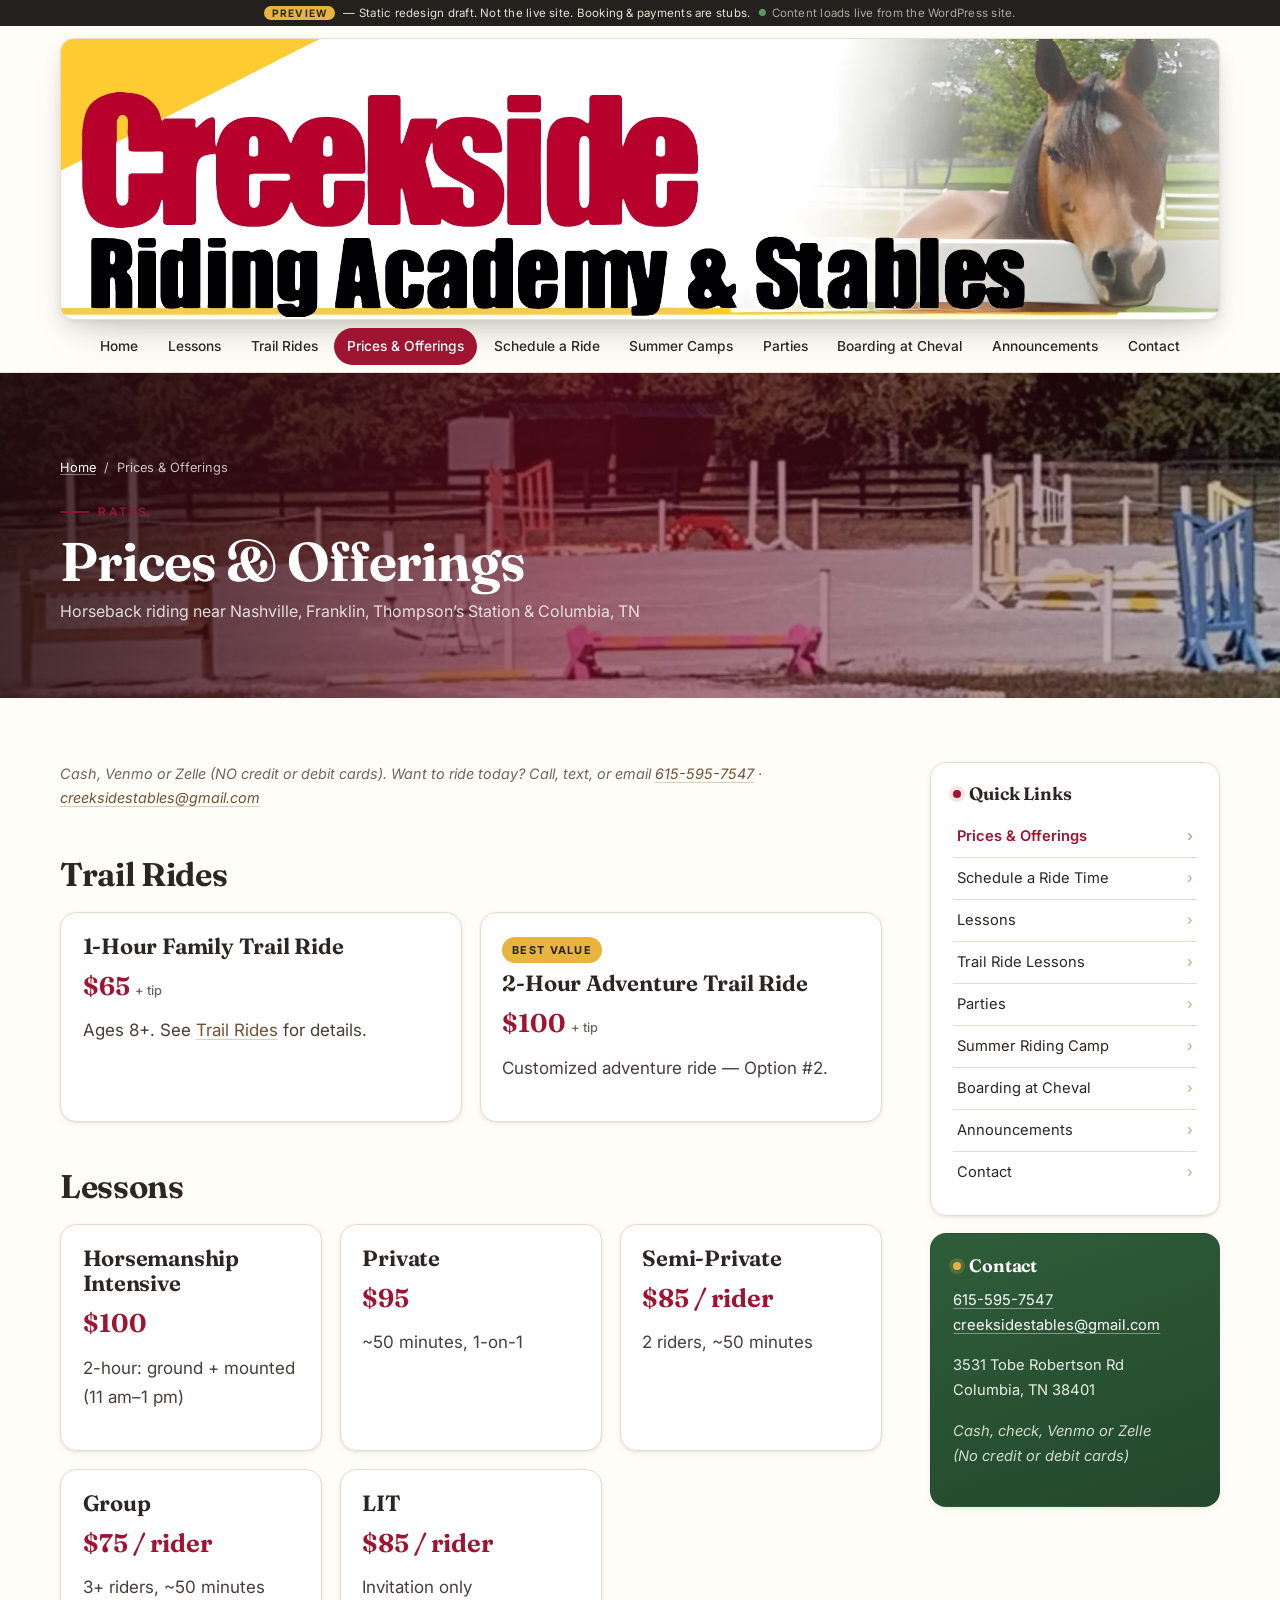
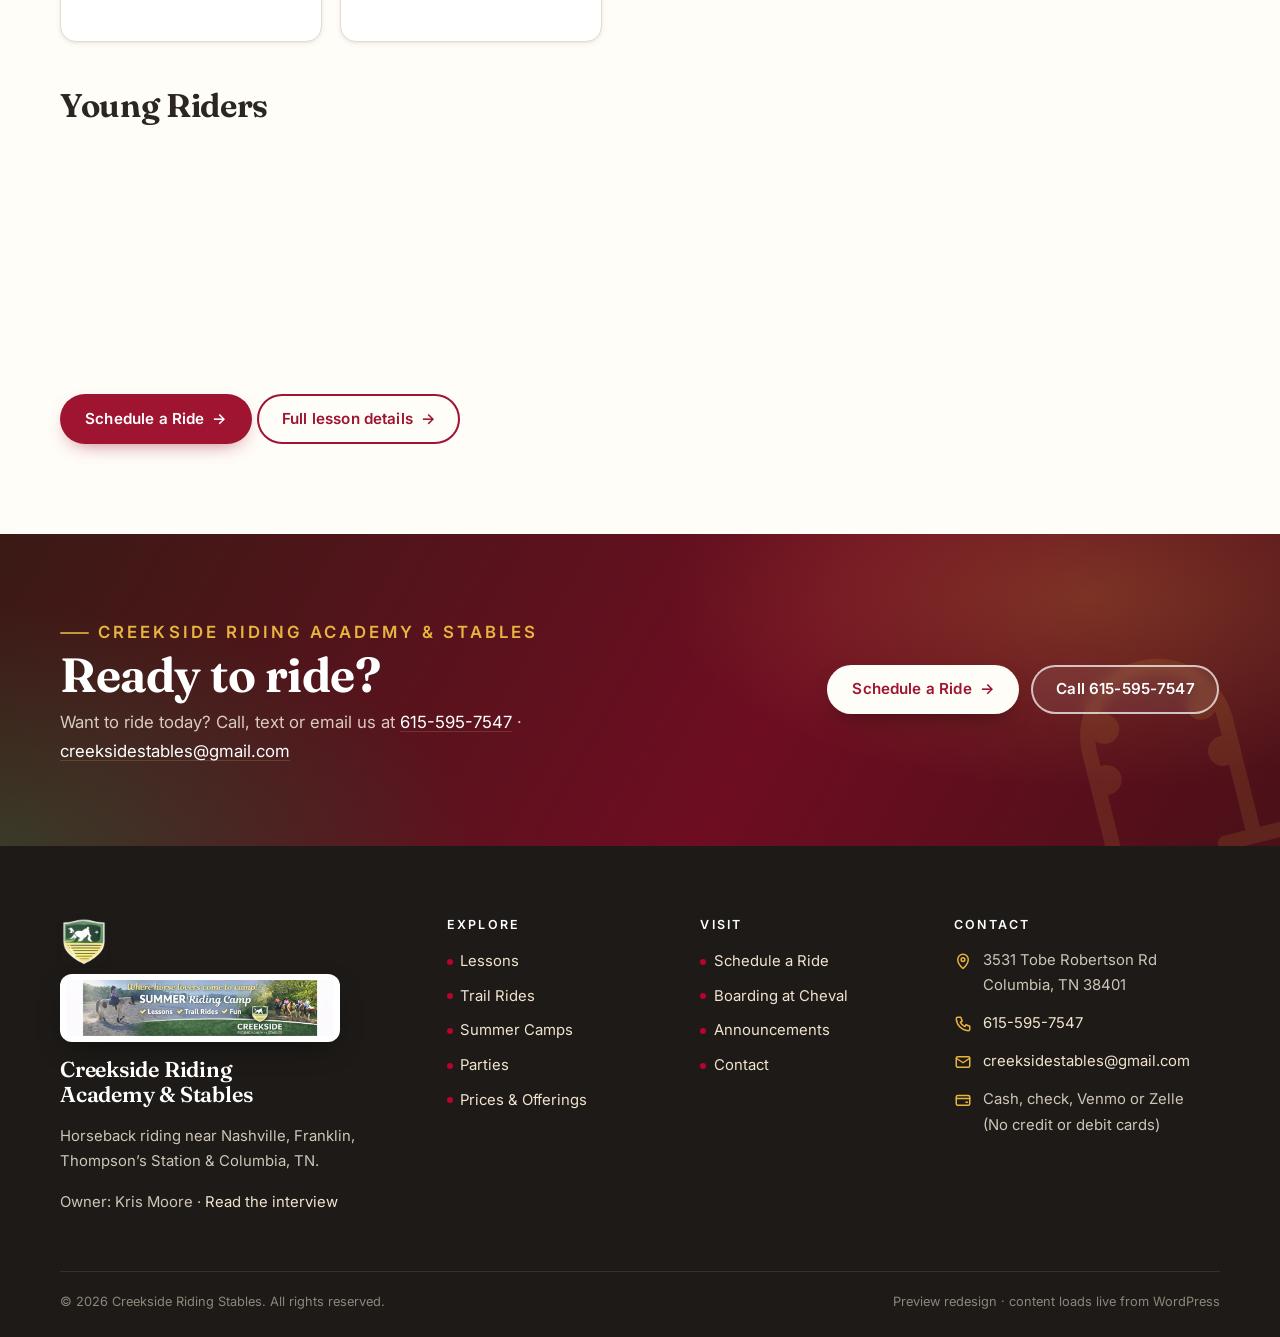
<file: prices-offerings.html>
<!DOCTYPE html>
<html lang="en">
<head>
  <meta charset="utf-8">
  <meta name="viewport" content="width=device-width, initial-scale=1">
  <title>Prices & Offerings | Creekside Riding Stables</title>
  <link rel="icon" type="image/png" sizes="32x32" href="images/favicon-32.png">
  <link rel="apple-touch-icon" sizes="180x180" href="images/apple-touch-icon-180.png">
  <meta name="description" content="Creekside Riding Stables — horseback riding lessons, trail rides, summer camps, and parties near Nashville, Franklin, and Columbia, TN.">
  <link rel="preconnect" href="https://fonts.googleapis.com">
  <link rel="preconnect" href="https://fonts.gstatic.com" crossorigin>
  <link href="https://fonts.googleapis.com/css2?family=Fraunces:ital,opsz,wght@0,9..144,400..700;1,9..144,400..600&family=Inter:wght@400;500;600;700&display=swap" rel="stylesheet">
  <meta name="theme-color" content="#9f1430">
  <link rel="stylesheet" href="css/style.css">
</head>
<body class="has-hero inner">
  <a class="skip-link" href="#main">Skip to content</a>
  <div class="preview-banner"><strong>PREVIEW</strong> — Static redesign draft. Not the live site. Booking &amp; payments are stubs. <span class="preview-live-note">Content loads live from the WordPress site.</span></div>
  <header class="site-header">
    <div class="wrap header-inner">
      <a class="brand" href="index.html">
        <img src="images/creekside-banner.webp" alt="Creekside Riding Academy &amp; Stables" width="2060" height="500">
      </a>
      <div class="header-nav-row">
      <button class="nav-toggle" type="button" aria-expanded="false" aria-controls="main-nav">Menu</button>
      <nav class="main-nav" id="main-nav" aria-label="Primary">
        <ul>
          <li><a href="index.html">Home</a></li>
<li><a href="lessons.html">Lessons</a></li>
<li><a href="riding.html">Trail Rides</a></li>
<li><a href="prices-offerings.html" aria-current="page">Prices & Offerings</a></li>
<li><a href="schedule-your-ride.html">Schedule a Ride</a></li>
<li><a href="summer-camps.html">Summer Camps</a></li>
<li><a href="parties.html">Parties</a></li>
<li><a href="boarding-at-cheval.html">Boarding at Cheval</a></li>
<li><a href="announcements.html">Announcements</a></li>
<li><a href="contact.html">Contact</a></li>
        </ul>
      </nav>
      </div>
    </div>
  </header>

  <section class="page-hero">
    <img src="images/arena.webp" alt="" width="960" height="720" fetchpriority="high">
    <div class="wrap">
      <p class="crumbs"><a href="index.html">Home</a> &nbsp;/&nbsp; Prices &amp; Offerings</p>
      <p class="eyebrow">Rates</p>
      <p class="page-hero-title" data-wp-title>Prices &amp; Offerings</p>
      <p class="tagline">Horseback riding near Nashville, Franklin, Thompson’s Station &amp; Columbia, TN</p>
    </div>
  </section>

  <main class="page" id="main">
    <div class="wrap page-grid has-side">
      <div class="content">
        <div class="wp-content" data-wp-page="prices-offerings" data-wp-id="6672">
        
        <h1>Prices &amp; Offerings</h1>
        <p class="note">Cash, Venmo or Zelle (NO credit or debit cards). Want to ride today? Call, text, or email <a href="tel:6155957547">615-595-7547</a> · <a href="mailto:creeksidestables@gmail.com">creeksidestables@gmail.com</a></p>

        <h2>Trail Rides</h2>
        <div class="card-grid">
          <div class="card">
            <h3>1-Hour Family Trail Ride</h3>
            <div class="price">$65 <small>+ tip</small></div>
            <p>Ages 8+. See <a href="riding.html">Trail Rides</a> for details.</p>
          </div>
          <div class="card">
            <span class="badge">Best Value</span>
            <h3>2-Hour Adventure Trail Ride</h3>
            <div class="price">$100 <small>+ tip</small></div>
            <p>Customized adventure ride — Option #2.</p>
          </div>
        </div>

        <h2>Lessons</h2>
        <div class="card-grid">
          <div class="card"><h3>Horsemanship Intensive</h3><div class="price">$100</div><p>2-hour: ground + mounted (11 am–1 pm)</p></div>
          <div class="card"><h3>Private</h3><div class="price">$95</div><p>~50 minutes, 1-on-1</p></div>
          <div class="card"><h3>Semi-Private</h3><div class="price">$85 / rider</div><p>2 riders, ~50 minutes</p></div>
          <div class="card"><h3>Group</h3><div class="price">$75 / rider</div><p>3+ riders, ~50 minutes</p></div>
          <div class="card"><h3>LIT</h3><div class="price">$85 / rider</div><p>Invitation only</p></div>
        </div>

        <h2>Young Riders</h2>
        <div class="card-grid">
          <div class="card"><h3>Horse Sense &amp; Saddle Time</h3><div class="price">$100</div><p>2-hour safe start (11 am–1 pm)</p></div>
          <div class="card"><h3>Round Pen</h3><div class="price">$100</div><p>Ages 6 &amp; under</p></div>
          <div class="card"><h3>Pony Party</h3><div class="price">$400</div><p>2 horses / 2 handlers · +$50 per extra horse</p></div>
        </div>

        <p><a class="btn" href="schedule-your-ride.html">Schedule a Ride</a>
           <a class="btn btn-outline" href="lessons.html">Full lesson details</a></p>
        </div>
      </div>
      
      <aside class="sidebar">
        <div class="side-card">
          <h3>Quick Links</h3>
          <ul class="side-nav">
            <li><a href="prices-offerings.html" aria-current="page">Prices & Offerings</a></li>
<li><a href="schedule-your-ride.html">Schedule a Ride Time</a></li>
<li><a href="lessons.html">Lessons</a></li>
<li><a href="riding.html">Trail Ride Lessons</a></li>
<li><a href="parties.html">Parties</a></li>
<li><a href="summer-camps.html">Summer Riding Camp</a></li>
<li><a href="boarding-at-cheval.html">Boarding at Cheval</a></li>
<li><a href="announcements.html">Announcements</a></li>
<li><a href="contact.html">Contact</a></li>
          </ul>
        </div>
        <div class="side-card" style="margin-top:1rem">
          <h3>Contact</h3>
          <p><a href="tel:6155957547">615-595-7547</a><br>
          <a href="mailto:creeksidestables@gmail.com">creeksidestables@gmail.com</a></p>
          <p>3531 Tobe Robertson Rd<br>Columbia, TN 38401</p>
          <p class="note">Cash, check, Venmo or Zelle<br>(No credit or debit cards)</p>
        </div>
      </aside>
    </div>
  </main>

  <section class="cta-band" aria-labelledby="cta-title">
    <div class="wrap cta-inner">
      <div class="reveal">
        <p class="eyebrow light">Creekside Riding Academy &amp; Stables</p>
        <h2 id="cta-title">Ready to ride?</h2>
        <p>Want to ride today? Call, text or email us at <a href="tel:6155957547">615-595-7547</a> · <a href="mailto:creeksidestables@gmail.com">creeksidestables@gmail.com</a></p>
      </div>
      <div class="btn-row reveal" style="--d:.1s">
        <a class="btn btn-light" href="schedule-your-ride.html">Schedule a Ride</a>
        <a class="btn btn-ghost no-arrow" href="tel:6155957547">Call 615-595-7547</a>
      </div>
    </div>
  </section>

  <footer class="site-footer">
    <div class="wrap">
      <div class="footer-grid">
        <div class="footer-brand"><img class="footer-crest" src="images/creekside-crest-512.png" alt="" width="48" height="48">
          <img class="footer-logo" src="images/logo.webp" alt="Creekside Riding Academy &amp; Stables" width="900" height="191" loading="lazy">
          <h3>Creekside Riding Academy &amp; Stables</h3>
          <p>Horseback riding near Nashville, Franklin, Thompson’s Station &amp; Columbia, TN.</p>
          <p>Owner: Kris Moore · <a href="https://nashvillevoyager.com/interview/inspiring-conversations-with-kristine-moore-of-cheval-stables-creekside-riding-academy-stables/" rel="noopener" target="_blank">Read the interview</a></p>
        </div>
        <div>
          <h3>Explore</h3>
          <ul class="footer-links">
            <li><a href="lessons.html">Lessons</a></li>
            <li><a href="riding.html">Trail Rides</a></li>
            <li><a href="summer-camps.html">Summer Camps</a></li>
            <li><a href="parties.html">Parties</a></li>
            <li><a href="prices-offerings.html">Prices &amp; Offerings</a></li>
          </ul>
        </div>
        <div>
          <h3>Visit</h3>
          <ul class="footer-links">
            <li><a href="schedule-your-ride.html">Schedule a Ride</a></li>
            <li><a href="boarding-at-cheval.html">Boarding at Cheval</a></li>
            <li><a href="announcements.html">Announcements</a></li>
            <li><a href="contact.html">Contact</a></li>
          </ul>
        </div>
        <div>
          <h3>Contact</h3>
          <ul class="footer-contact">
            <li><svg viewBox="0 0 24 24" fill="none" stroke="currentColor" stroke-width="2" stroke-linecap="round" stroke-linejoin="round" aria-hidden="true"><path d="M12 22s7-6.2 7-12a7 7 0 0 0-14 0c0 5.8 7 12 7 12z"/><circle cx="12" cy="10" r="2.5"/></svg><span>3531 Tobe Robertson Rd<br>Columbia, TN 38401</span></li>
            <li><svg viewBox="0 0 24 24" fill="none" stroke="currentColor" stroke-width="2" stroke-linecap="round" stroke-linejoin="round" aria-hidden="true"><path d="M5 3h4l2 5-2.5 1.5a11 11 0 0 0 6 6L16 13l5 2v4a2 2 0 0 1-2 2A17 17 0 0 1 3 5a2 2 0 0 1 2-2z"/></svg><a href="tel:6155957547">615-595-7547</a></li>
            <li><svg viewBox="0 0 24 24" fill="none" stroke="currentColor" stroke-width="2" stroke-linecap="round" stroke-linejoin="round" aria-hidden="true"><rect x="3" y="5" width="18" height="14" rx="2"/><path d="M3 7l9 6 9-6"/></svg><a href="mailto:creeksidestables@gmail.com">creeksidestables@gmail.com</a></li>
            <li><svg viewBox="0 0 24 24" fill="none" stroke="currentColor" stroke-width="2" stroke-linecap="round" stroke-linejoin="round" aria-hidden="true"><rect x="3" y="6" width="18" height="13" rx="2"/><path d="M3 10h18M16 15h2"/></svg><span>Cash, check, Venmo or Zelle<br>(No credit or debit cards)</span></li>
          </ul>
        </div>
      </div>
      <div class="footer-bottom">
        <span>&copy; 2026 Creekside Riding Stables. All rights reserved.</span>
        <span>Preview redesign · content loads live from WordPress</span>
      </div>
    </div>
  </footer>
  <script src="js/wp.js" defer></script>
  <script src="js/main.js"></script>
  <script src="js/crisp.js" defer></script>
</body>
</html>
</file>
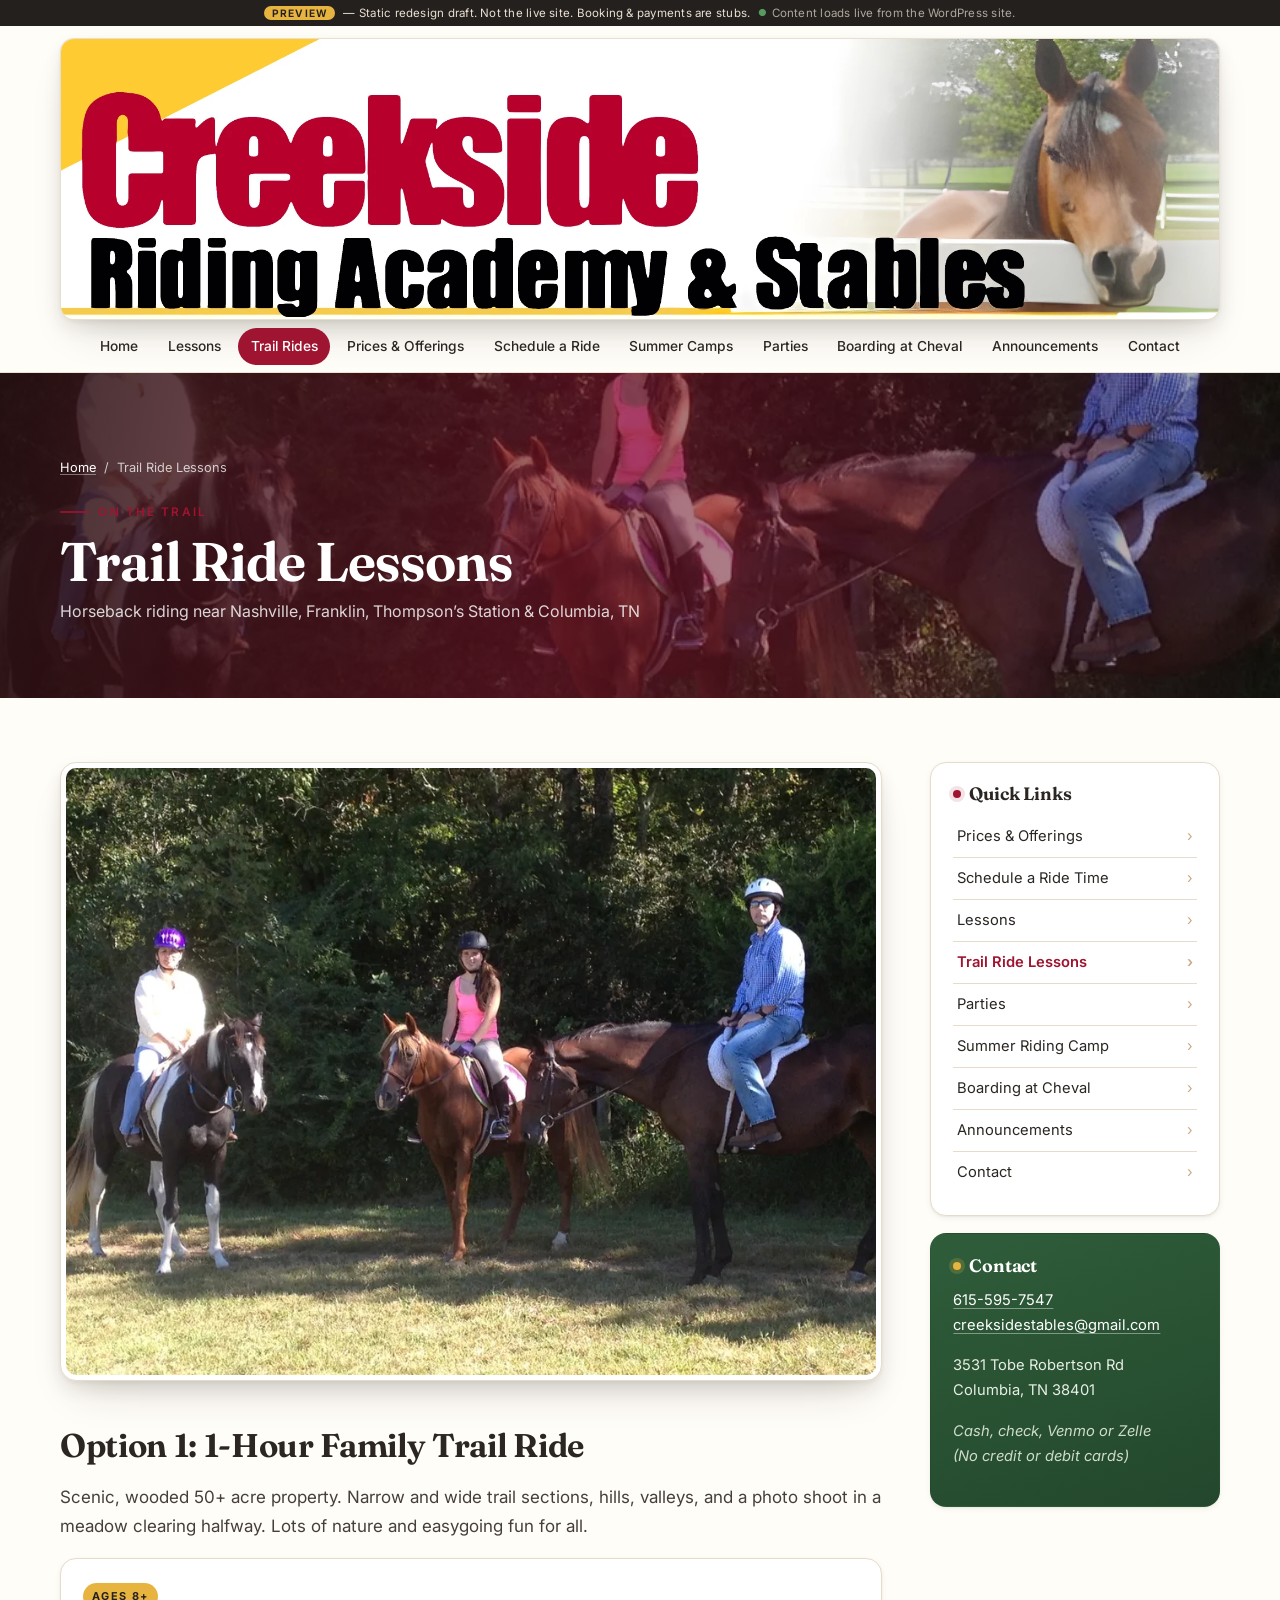
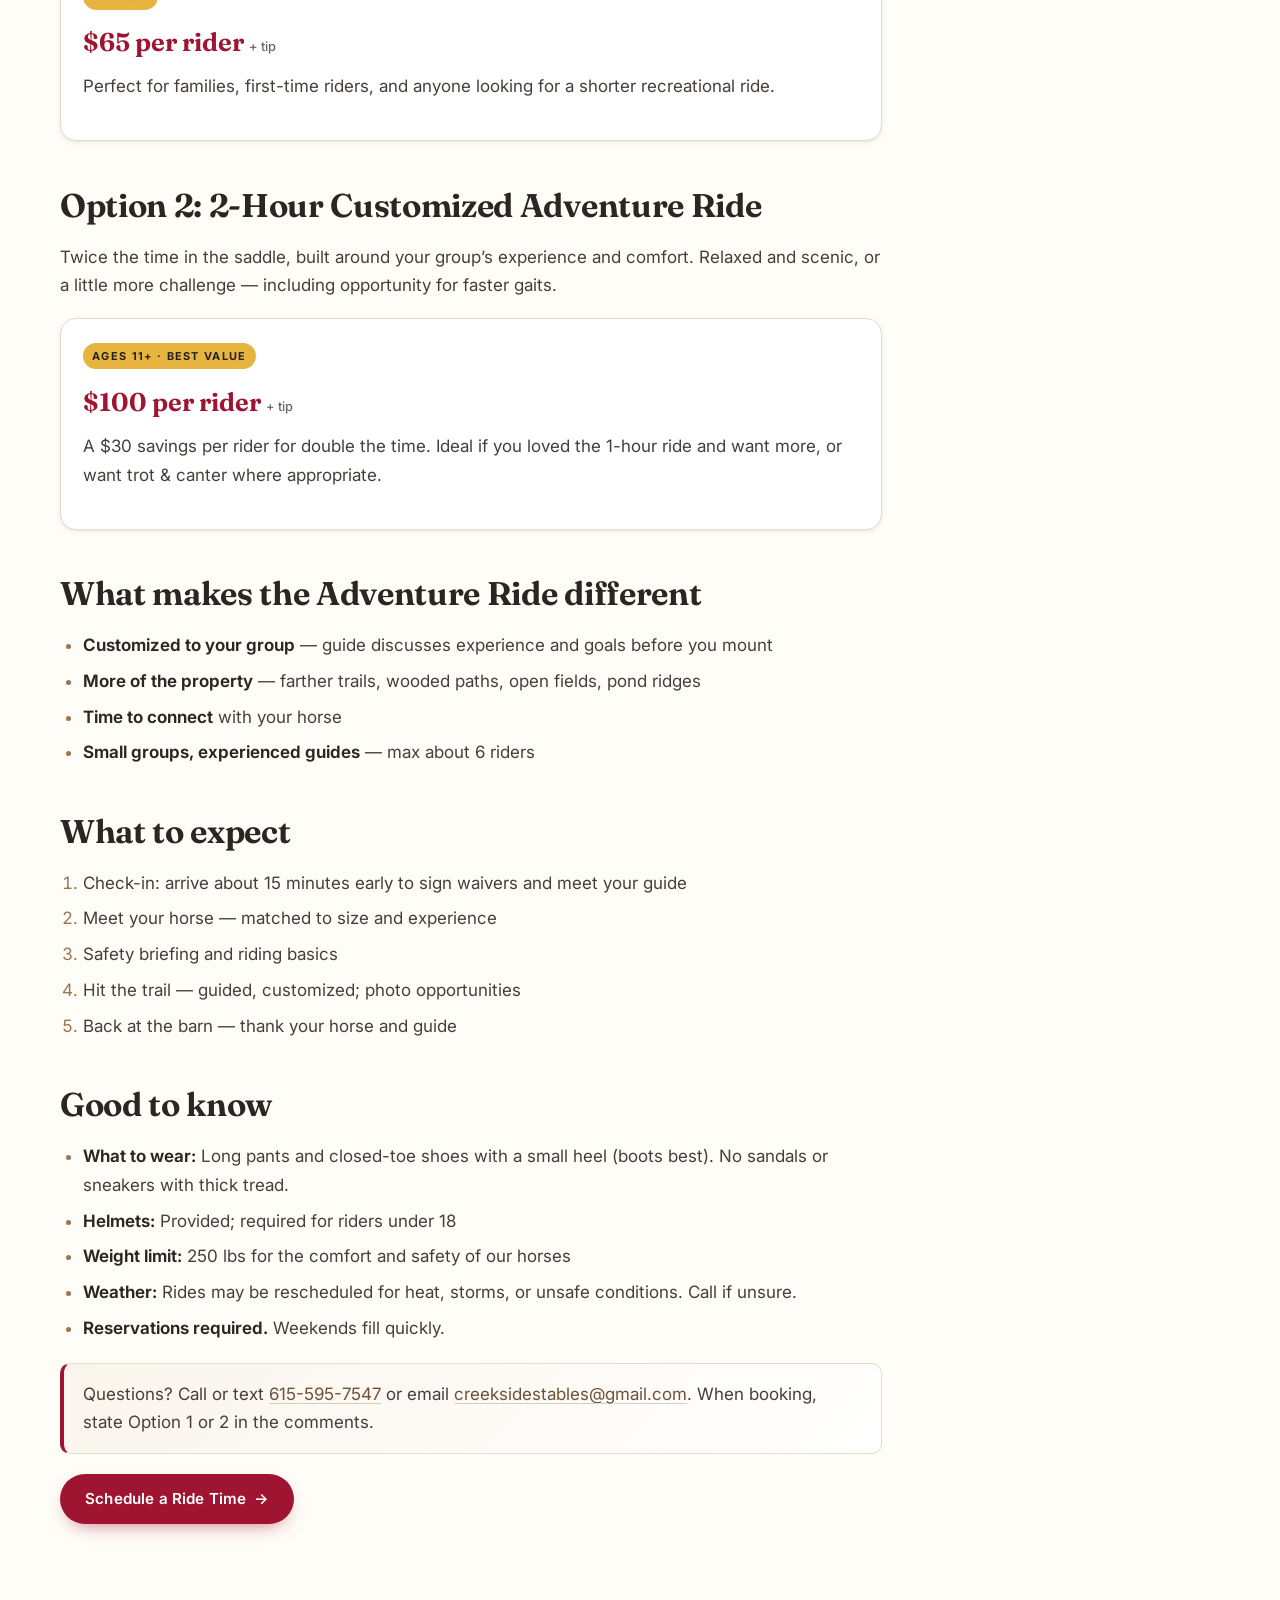
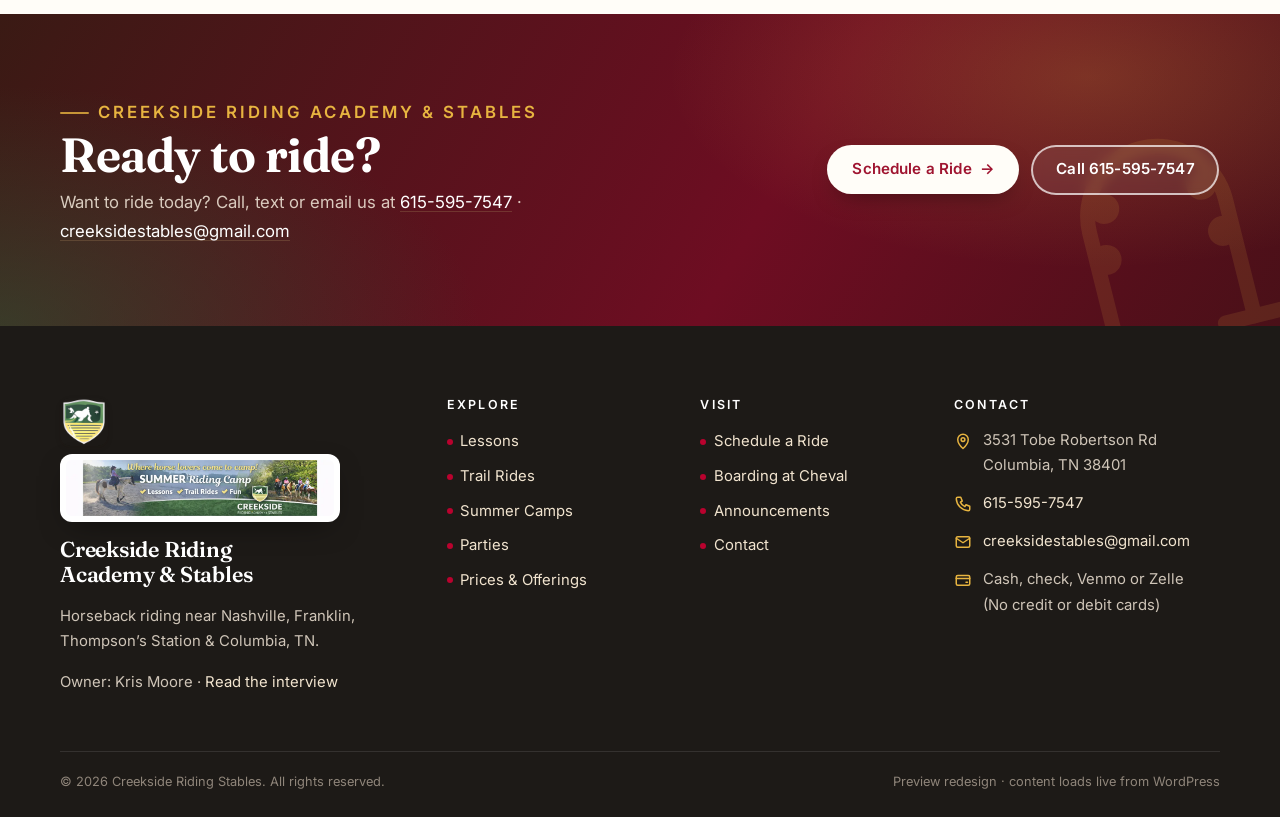
<file: riding.html>
<!DOCTYPE html>
<html lang="en">
<head>
  <meta charset="utf-8">
  <meta name="viewport" content="width=device-width, initial-scale=1">
  <title>Trail Ride Lessons | Creekside Riding Stables</title>
  <link rel="icon" type="image/png" sizes="32x32" href="images/favicon-32.png">
  <link rel="apple-touch-icon" sizes="180x180" href="images/apple-touch-icon-180.png">
  <meta name="description" content="Creekside Riding Stables — horseback riding lessons, trail rides, summer camps, and parties near Nashville, Franklin, and Columbia, TN.">
  <link rel="preconnect" href="https://fonts.googleapis.com">
  <link rel="preconnect" href="https://fonts.gstatic.com" crossorigin>
  <link href="https://fonts.googleapis.com/css2?family=Fraunces:ital,opsz,wght@0,9..144,400..700;1,9..144,400..600&family=Inter:wght@400;500;600;700&display=swap" rel="stylesheet">
  <meta name="theme-color" content="#9f1430">
  <link rel="stylesheet" href="css/style.css">
</head>
<body class="has-hero inner">
  <a class="skip-link" href="#main">Skip to content</a>
  <div class="preview-banner"><strong>PREVIEW</strong> — Static redesign draft. Not the live site. Booking &amp; payments are stubs. <span class="preview-live-note">Content loads live from the WordPress site.</span></div>
  <header class="site-header">
    <div class="wrap header-inner">
      <a class="brand" href="index.html">
        <img src="images/creekside-banner.webp" alt="Creekside Riding Academy &amp; Stables" width="2060" height="500">
      </a>
      <div class="header-nav-row">
      <button class="nav-toggle" type="button" aria-expanded="false" aria-controls="main-nav">Menu</button>
      <nav class="main-nav" id="main-nav" aria-label="Primary">
        <ul>
          <li><a href="index.html">Home</a></li>
<li><a href="lessons.html">Lessons</a></li>
<li><a href="riding.html" aria-current="page">Trail Rides</a></li>
<li><a href="prices-offerings.html">Prices & Offerings</a></li>
<li><a href="schedule-your-ride.html">Schedule a Ride</a></li>
<li><a href="summer-camps.html">Summer Camps</a></li>
<li><a href="parties.html">Parties</a></li>
<li><a href="boarding-at-cheval.html">Boarding at Cheval</a></li>
<li><a href="announcements.html">Announcements</a></li>
<li><a href="contact.html">Contact</a></li>
        </ul>
      </nav>
      </div>
    </div>
  </header>

  <section class="page-hero">
    <img src="images/trail2.webp" alt="" width="960" height="720" fetchpriority="high">
    <div class="wrap">
      <p class="crumbs"><a href="index.html">Home</a> &nbsp;/&nbsp; Trail Ride Lessons</p>
      <p class="eyebrow">On the trail</p>
      <p class="page-hero-title" data-wp-title>Trail Ride Lessons</p>
      <p class="tagline">Horseback riding near Nashville, Franklin, Thompson’s Station &amp; Columbia, TN</p>
    </div>
  </section>

  <main class="page" id="main">
    <div class="wrap page-grid has-side">
      <div class="content">
        <div class="wp-content" data-wp-page="riding" data-wp-id="13">
        
        <h1>Trail Ride Lessons</h1>

        <figure class="figure">
          <img src="images/trail2.webp" alt="Trail ride through the woods" width="960" height="720">
        </figure>

        <h2>Option 1: 1-Hour Family Trail Ride</h2>
        <p>Scenic, wooded 50+ acre property. Narrow and wide trail sections, hills, valleys, and a photo shoot in a meadow clearing halfway. Lots of nature and easygoing fun for all.</p>
        <div class="card">
          <span class="badge">Ages 8+</span>
          <div class="price">$65 per rider <small>+ tip</small></div>
          <p>Perfect for families, first-time riders, and anyone looking for a shorter recreational ride.</p>
        </div>

        <h2>Option 2: 2-Hour Customized Adventure Ride</h2>
        <p>Twice the time in the saddle, built around your group’s experience and comfort. Relaxed and scenic, or a little more challenge — including opportunity for faster gaits.</p>
        <div class="card">
          <span class="badge">Ages 11+ · Best Value</span>
          <div class="price">$100 per rider <small>+ tip</small></div>
          <p>A $30 savings per rider for double the time. Ideal if you loved the 1-hour ride and want more, or want trot &amp; canter where appropriate.</p>
        </div>

        <h2>What makes the Adventure Ride different</h2>
        <ul>
          <li><strong>Customized to your group</strong> — guide discusses experience and goals before you mount</li>
          <li><strong>More of the property</strong> — farther trails, wooded paths, open fields, pond ridges</li>
          <li><strong>Time to connect</strong> with your horse</li>
          <li><strong>Small groups, experienced guides</strong> — max about 6 riders</li>
        </ul>

        <h2>What to expect</h2>
        <ol>
          <li>Check-in: arrive about 15 minutes early to sign waivers and meet your guide</li>
          <li>Meet your horse — matched to size and experience</li>
          <li>Safety briefing and riding basics</li>
          <li>Hit the trail — guided, customized; photo opportunities</li>
          <li>Back at the barn — thank your horse and guide</li>
        </ol>

        <h2>Good to know</h2>
        <ul>
          <li><strong>What to wear:</strong> Long pants and closed-toe shoes with a small heel (boots best). No sandals or sneakers with thick tread.</li>
          <li><strong>Helmets:</strong> Provided; required for riders under 18</li>
          <li><strong>Weight limit:</strong> 250 lbs for the comfort and safety of our horses</li>
          <li><strong>Weather:</strong> Rides may be rescheduled for heat, storms, or unsafe conditions. Call if unsure.</li>
          <li><strong>Reservations required.</strong> Weekends fill quickly.</li>
        </ul>

        <div class="callout">
          Questions? Call or text <a href="tel:6155957547">615-595-7547</a> or email <a href="mailto:creeksidestables@gmail.com">creeksidestables@gmail.com</a>.
          When booking, state Option 1 or 2 in the comments.
        </div>
        <p><a class="btn" href="schedule-your-ride.html">Schedule a Ride Time</a></p>
        </div>
      </div>
      
      <aside class="sidebar">
        <div class="side-card">
          <h3>Quick Links</h3>
          <ul class="side-nav">
            <li><a href="prices-offerings.html">Prices & Offerings</a></li>
<li><a href="schedule-your-ride.html">Schedule a Ride Time</a></li>
<li><a href="lessons.html">Lessons</a></li>
<li><a href="riding.html" aria-current="page">Trail Ride Lessons</a></li>
<li><a href="parties.html">Parties</a></li>
<li><a href="summer-camps.html">Summer Riding Camp</a></li>
<li><a href="boarding-at-cheval.html">Boarding at Cheval</a></li>
<li><a href="announcements.html">Announcements</a></li>
<li><a href="contact.html">Contact</a></li>
          </ul>
        </div>
        <div class="side-card" style="margin-top:1rem">
          <h3>Contact</h3>
          <p><a href="tel:6155957547">615-595-7547</a><br>
          <a href="mailto:creeksidestables@gmail.com">creeksidestables@gmail.com</a></p>
          <p>3531 Tobe Robertson Rd<br>Columbia, TN 38401</p>
          <p class="note">Cash, check, Venmo or Zelle<br>(No credit or debit cards)</p>
        </div>
      </aside>
    </div>
  </main>

  <section class="cta-band" aria-labelledby="cta-title">
    <div class="wrap cta-inner">
      <div class="reveal">
        <p class="eyebrow light">Creekside Riding Academy &amp; Stables</p>
        <h2 id="cta-title">Ready to ride?</h2>
        <p>Want to ride today? Call, text or email us at <a href="tel:6155957547">615-595-7547</a> · <a href="mailto:creeksidestables@gmail.com">creeksidestables@gmail.com</a></p>
      </div>
      <div class="btn-row reveal" style="--d:.1s">
        <a class="btn btn-light" href="schedule-your-ride.html">Schedule a Ride</a>
        <a class="btn btn-ghost no-arrow" href="tel:6155957547">Call 615-595-7547</a>
      </div>
    </div>
  </section>

  <footer class="site-footer">
    <div class="wrap">
      <div class="footer-grid">
        <div class="footer-brand"><img class="footer-crest" src="images/creekside-crest-512.png" alt="" width="48" height="48">
          <img class="footer-logo" src="images/logo.webp" alt="Creekside Riding Academy &amp; Stables" width="900" height="191" loading="lazy">
          <h3>Creekside Riding Academy &amp; Stables</h3>
          <p>Horseback riding near Nashville, Franklin, Thompson’s Station &amp; Columbia, TN.</p>
          <p>Owner: Kris Moore · <a href="https://nashvillevoyager.com/interview/inspiring-conversations-with-kristine-moore-of-cheval-stables-creekside-riding-academy-stables/" rel="noopener" target="_blank">Read the interview</a></p>
        </div>
        <div>
          <h3>Explore</h3>
          <ul class="footer-links">
            <li><a href="lessons.html">Lessons</a></li>
            <li><a href="riding.html">Trail Rides</a></li>
            <li><a href="summer-camps.html">Summer Camps</a></li>
            <li><a href="parties.html">Parties</a></li>
            <li><a href="prices-offerings.html">Prices &amp; Offerings</a></li>
          </ul>
        </div>
        <div>
          <h3>Visit</h3>
          <ul class="footer-links">
            <li><a href="schedule-your-ride.html">Schedule a Ride</a></li>
            <li><a href="boarding-at-cheval.html">Boarding at Cheval</a></li>
            <li><a href="announcements.html">Announcements</a></li>
            <li><a href="contact.html">Contact</a></li>
          </ul>
        </div>
        <div>
          <h3>Contact</h3>
          <ul class="footer-contact">
            <li><svg viewBox="0 0 24 24" fill="none" stroke="currentColor" stroke-width="2" stroke-linecap="round" stroke-linejoin="round" aria-hidden="true"><path d="M12 22s7-6.2 7-12a7 7 0 0 0-14 0c0 5.8 7 12 7 12z"/><circle cx="12" cy="10" r="2.5"/></svg><span>3531 Tobe Robertson Rd<br>Columbia, TN 38401</span></li>
            <li><svg viewBox="0 0 24 24" fill="none" stroke="currentColor" stroke-width="2" stroke-linecap="round" stroke-linejoin="round" aria-hidden="true"><path d="M5 3h4l2 5-2.5 1.5a11 11 0 0 0 6 6L16 13l5 2v4a2 2 0 0 1-2 2A17 17 0 0 1 3 5a2 2 0 0 1 2-2z"/></svg><a href="tel:6155957547">615-595-7547</a></li>
            <li><svg viewBox="0 0 24 24" fill="none" stroke="currentColor" stroke-width="2" stroke-linecap="round" stroke-linejoin="round" aria-hidden="true"><rect x="3" y="5" width="18" height="14" rx="2"/><path d="M3 7l9 6 9-6"/></svg><a href="mailto:creeksidestables@gmail.com">creeksidestables@gmail.com</a></li>
            <li><svg viewBox="0 0 24 24" fill="none" stroke="currentColor" stroke-width="2" stroke-linecap="round" stroke-linejoin="round" aria-hidden="true"><rect x="3" y="6" width="18" height="13" rx="2"/><path d="M3 10h18M16 15h2"/></svg><span>Cash, check, Venmo or Zelle<br>(No credit or debit cards)</span></li>
          </ul>
        </div>
      </div>
      <div class="footer-bottom">
        <span>&copy; 2026 Creekside Riding Stables. All rights reserved.</span>
        <span>Preview redesign · content loads live from WordPress</span>
      </div>
    </div>
  </footer>
  <script src="js/wp.js" defer></script>
  <script src="js/main.js"></script>
  <script src="js/crisp.js" defer></script>
</body>
</html>
</file>
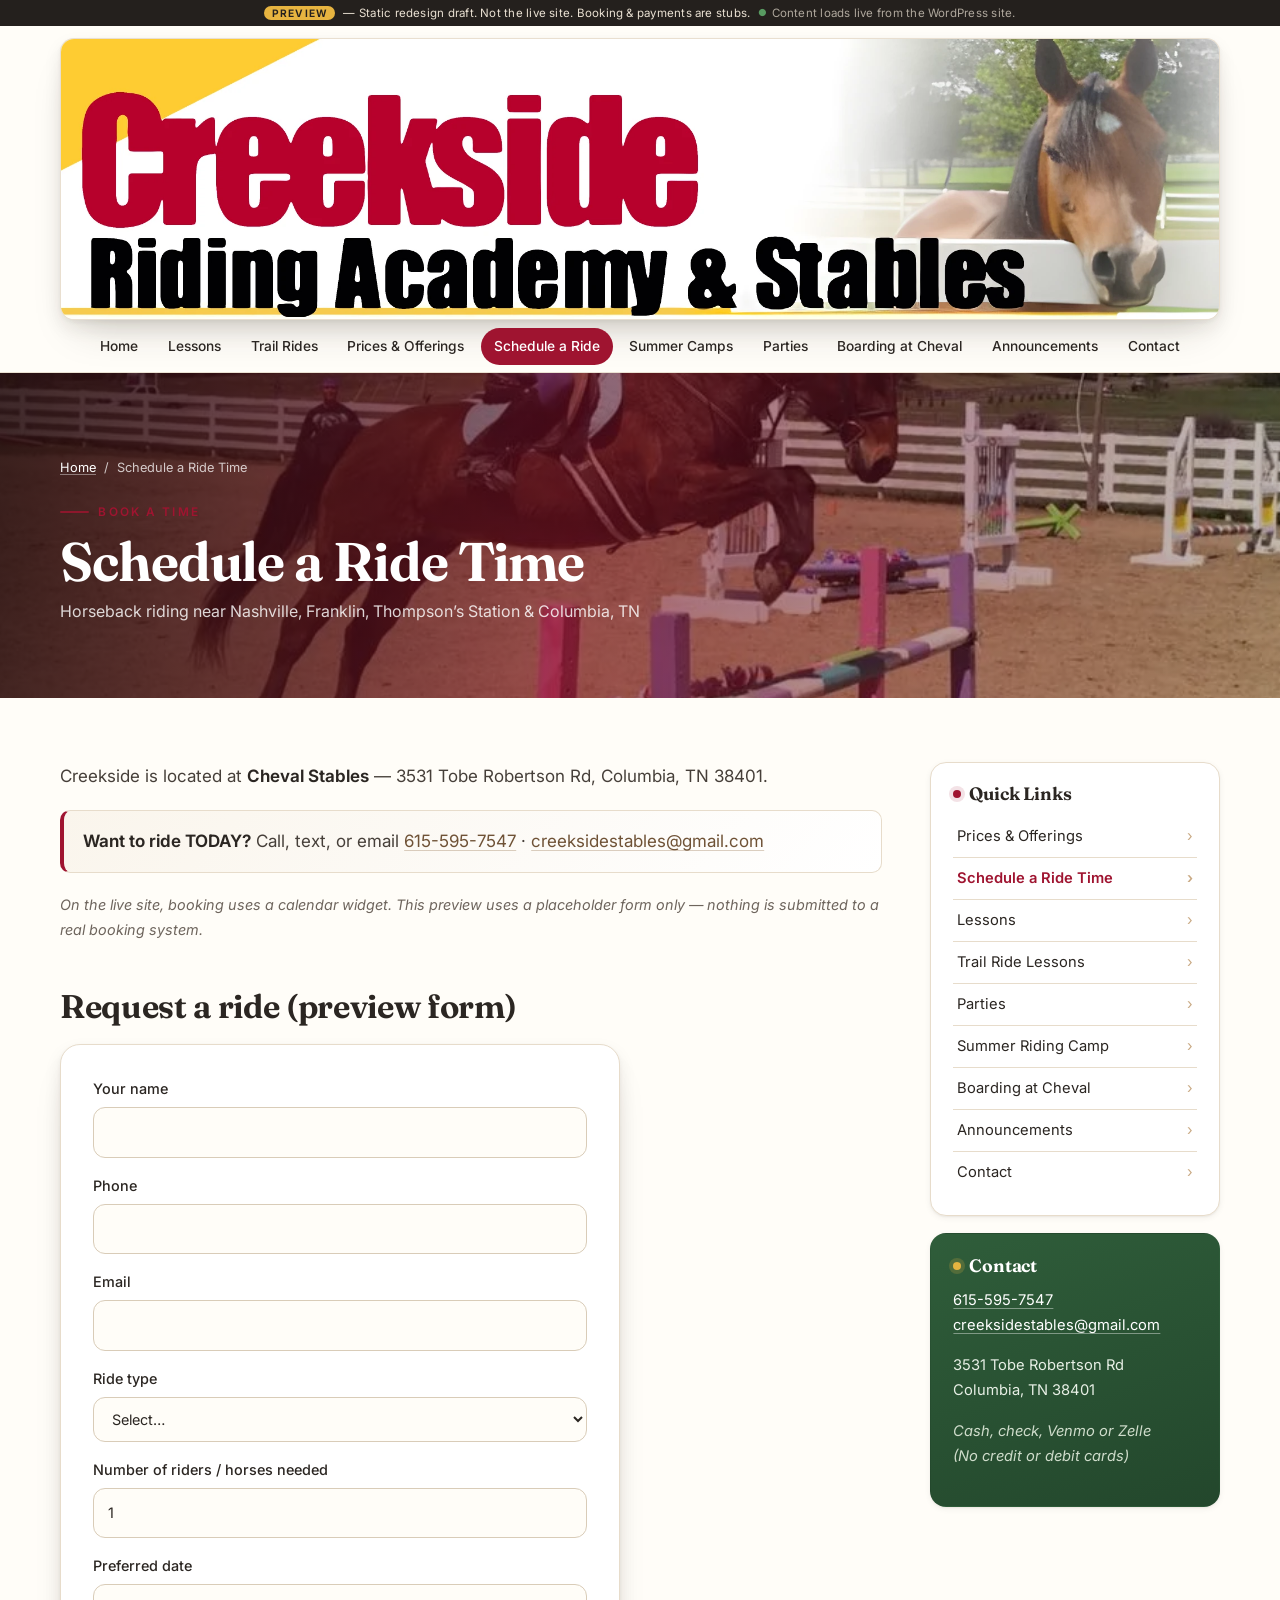
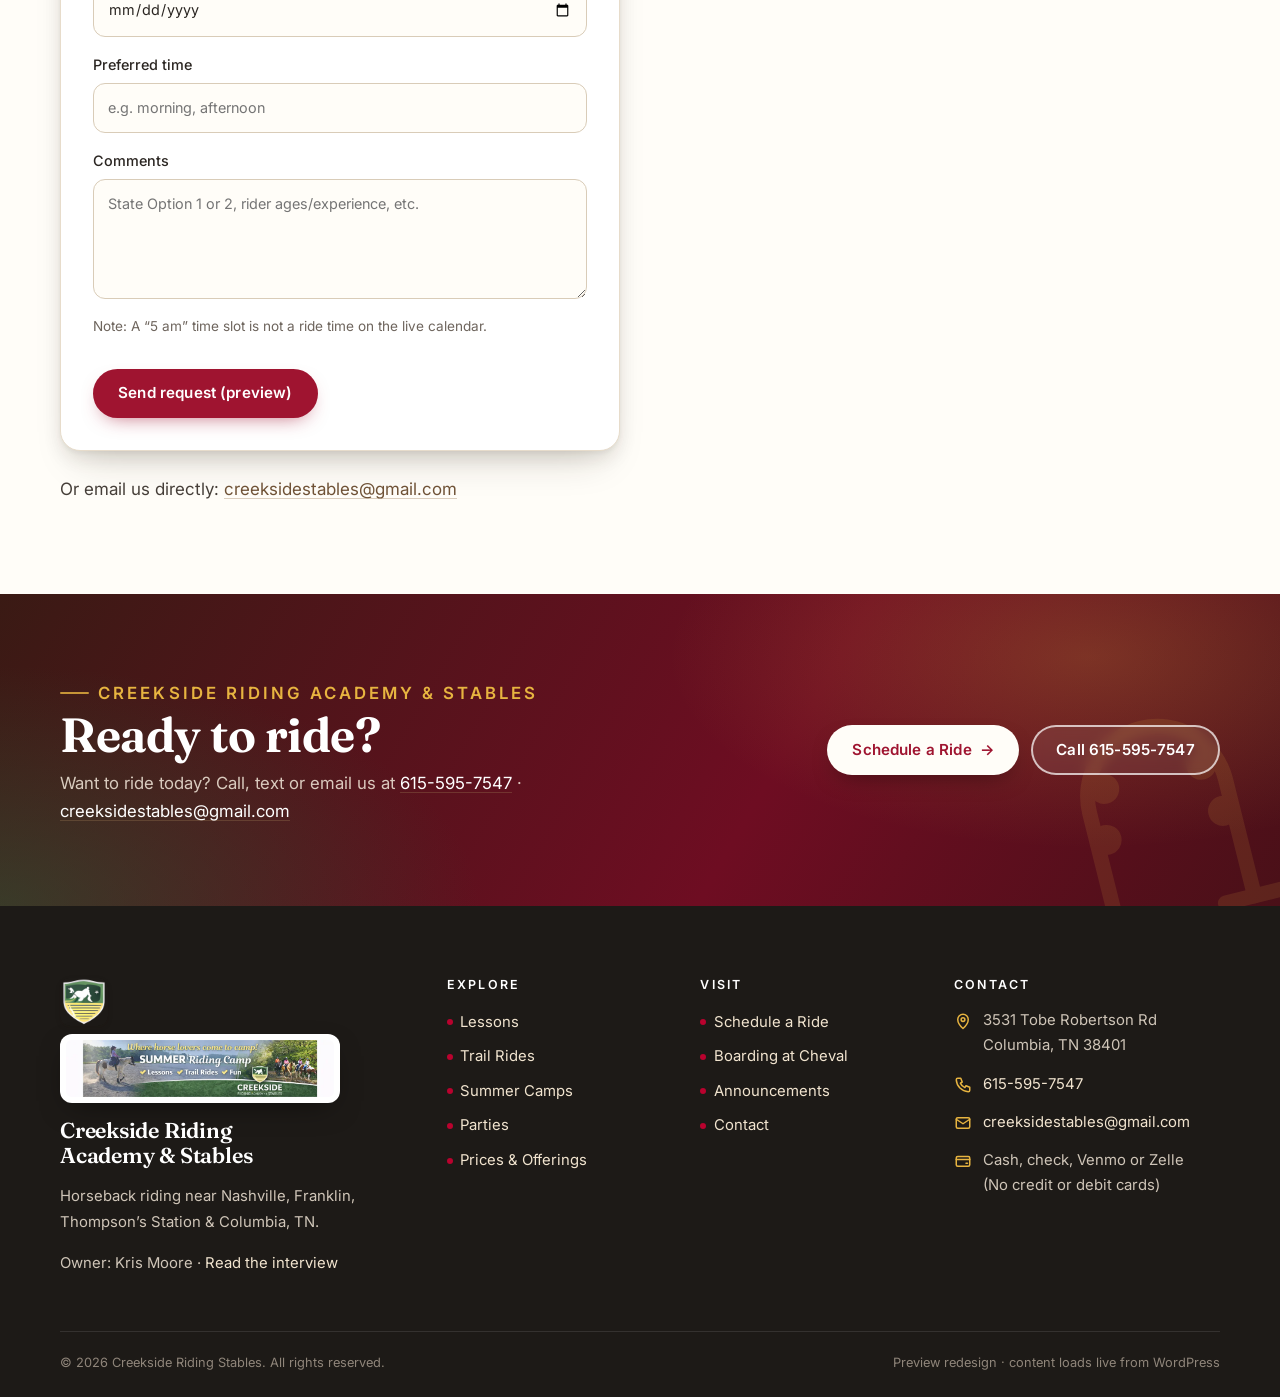
<file: schedule-your-ride.html>
<!DOCTYPE html>
<html lang="en">
<head>
  <meta charset="utf-8">
  <meta name="viewport" content="width=device-width, initial-scale=1">
  <title>Schedule a Ride Time | Creekside Riding Stables</title>
  <link rel="icon" type="image/png" sizes="32x32" href="images/favicon-32.png">
  <link rel="apple-touch-icon" sizes="180x180" href="images/apple-touch-icon-180.png">
  <meta name="description" content="Creekside Riding Stables — horseback riding lessons, trail rides, summer camps, and parties near Nashville, Franklin, and Columbia, TN.">
  <link rel="preconnect" href="https://fonts.googleapis.com">
  <link rel="preconnect" href="https://fonts.gstatic.com" crossorigin>
  <link href="https://fonts.googleapis.com/css2?family=Fraunces:ital,opsz,wght@0,9..144,400..700;1,9..144,400..600&family=Inter:wght@400;500;600;700&display=swap" rel="stylesheet">
  <meta name="theme-color" content="#9f1430">
  <link rel="stylesheet" href="css/style.css">
</head>
<body class="has-hero inner">
  <a class="skip-link" href="#main">Skip to content</a>
  <div class="preview-banner"><strong>PREVIEW</strong> — Static redesign draft. Not the live site. Booking &amp; payments are stubs. <span class="preview-live-note">Content loads live from the WordPress site.</span></div>
  <header class="site-header">
    <div class="wrap header-inner">
      <a class="brand" href="index.html">
        <img src="images/creekside-banner.webp" alt="Creekside Riding Academy &amp; Stables" width="2060" height="500">
      </a>
      <div class="header-nav-row">
      <button class="nav-toggle" type="button" aria-expanded="false" aria-controls="main-nav">Menu</button>
      <nav class="main-nav" id="main-nav" aria-label="Primary">
        <ul>
          <li><a href="index.html">Home</a></li>
<li><a href="lessons.html">Lessons</a></li>
<li><a href="riding.html">Trail Rides</a></li>
<li><a href="prices-offerings.html">Prices & Offerings</a></li>
<li><a href="schedule-your-ride.html" aria-current="page">Schedule a Ride</a></li>
<li><a href="summer-camps.html">Summer Camps</a></li>
<li><a href="parties.html">Parties</a></li>
<li><a href="boarding-at-cheval.html">Boarding at Cheval</a></li>
<li><a href="announcements.html">Announcements</a></li>
<li><a href="contact.html">Contact</a></li>
        </ul>
      </nav>
      </div>
    </div>
  </header>

  <section class="page-hero">
    <img src="images/home-jump.webp" alt="" width="960" height="720" fetchpriority="high">
    <div class="wrap">
      <p class="crumbs"><a href="index.html">Home</a> &nbsp;/&nbsp; Schedule a Ride Time</p>
      <p class="eyebrow">Book a time</p>
      <p class="page-hero-title" data-wp-title>Schedule a Ride Time</p>
      <p class="tagline">Horseback riding near Nashville, Franklin, Thompson’s Station &amp; Columbia, TN</p>
    </div>
  </section>

  <main class="page" id="main">
    <div class="wrap page-grid has-side">
      <div class="content">
        <div class="wp-content" data-wp-page="schedule-your-ride" data-wp-id="275" data-wp-form-note="The live site’s booking calendar isn’t shown in this preview — use the request form below, or call/text 615-595-7547.">
        
        <h1>Schedule a Ride Time</h1>
        <p>Creekside is located at <strong>Cheval Stables</strong> — 3531 Tobe Robertson Rd, Columbia, TN 38401.</p>
        <div class="callout">
          <strong>Want to ride TODAY?</strong> Call, text, or email
          <a href="tel:6155957547">615-595-7547</a> ·
          <a href="mailto:creeksidestables@gmail.com">creeksidestables@gmail.com</a>
        </div>
        <p class="note">On the live site, booking uses a calendar widget. This preview uses a placeholder form only — nothing is submitted to a real booking system.</p>
        </div>
        <h2>Request a ride (preview form)</h2>
        <form class="form" data-preview action="#" method="post">
          <label>Your name
            <input type="text" name="name" required autocomplete="name">
          </label>
          <label>Phone
            <input type="tel" name="phone" required autocomplete="tel">
          </label>
          <label>Email
            <input type="email" name="email" required autocomplete="email">
          </label>
          <label>Ride type
            <select name="ride_type" required>
              <option value="">Select…</option>
              <option>Option 1 — 1-Hour Family Trail Ride ($65)</option>
              <option>Option 2 — 2-Hour Adventure Ride ($100)</option>
              <option>Lesson — Private / Semi / Group</option>
              <option>Other (describe in comments)</option>
            </select>
          </label>
          <label>Number of riders / horses needed
            <input type="number" name="riders" min="1" max="12" value="1" required>
          </label>
          <label>Preferred date
            <input type="date" name="date">
          </label>
          <label>Preferred time
            <input type="text" name="time" placeholder="e.g. morning, afternoon">
          </label>
          <label>Comments
            <textarea name="comments" placeholder="State Option 1 or 2, rider ages/experience, etc."></textarea>
          </label>
          <p class="form-note">Note: A “5 am” time slot is not a ride time on the live calendar.</p>
          <button class="btn" type="submit">Send request (preview)</button>
          <p data-form-result class="callout" hidden></p>
        </form>
        <p style="margin-top:1.5rem">Or email us directly:
          <a href="mailto:creeksidestables@gmail.com?subject=Ride%20request">creeksidestables@gmail.com</a>
        </p>
      </div>
      
      <aside class="sidebar">
        <div class="side-card">
          <h3>Quick Links</h3>
          <ul class="side-nav">
            <li><a href="prices-offerings.html">Prices & Offerings</a></li>
<li><a href="schedule-your-ride.html" aria-current="page">Schedule a Ride Time</a></li>
<li><a href="lessons.html">Lessons</a></li>
<li><a href="riding.html">Trail Ride Lessons</a></li>
<li><a href="parties.html">Parties</a></li>
<li><a href="summer-camps.html">Summer Riding Camp</a></li>
<li><a href="boarding-at-cheval.html">Boarding at Cheval</a></li>
<li><a href="announcements.html">Announcements</a></li>
<li><a href="contact.html">Contact</a></li>
          </ul>
        </div>
        <div class="side-card" style="margin-top:1rem">
          <h3>Contact</h3>
          <p><a href="tel:6155957547">615-595-7547</a><br>
          <a href="mailto:creeksidestables@gmail.com">creeksidestables@gmail.com</a></p>
          <p>3531 Tobe Robertson Rd<br>Columbia, TN 38401</p>
          <p class="note">Cash, check, Venmo or Zelle<br>(No credit or debit cards)</p>
        </div>
      </aside>
    </div>
  </main>

  <section class="cta-band" aria-labelledby="cta-title">
    <div class="wrap cta-inner">
      <div class="reveal">
        <p class="eyebrow light">Creekside Riding Academy &amp; Stables</p>
        <h2 id="cta-title">Ready to ride?</h2>
        <p>Want to ride today? Call, text or email us at <a href="tel:6155957547">615-595-7547</a> · <a href="mailto:creeksidestables@gmail.com">creeksidestables@gmail.com</a></p>
      </div>
      <div class="btn-row reveal" style="--d:.1s">
        <a class="btn btn-light" href="schedule-your-ride.html">Schedule a Ride</a>
        <a class="btn btn-ghost no-arrow" href="tel:6155957547">Call 615-595-7547</a>
      </div>
    </div>
  </section>

  <footer class="site-footer">
    <div class="wrap">
      <div class="footer-grid">
        <div class="footer-brand"><img class="footer-crest" src="images/creekside-crest-512.png" alt="" width="48" height="48">
          <img class="footer-logo" src="images/logo.webp" alt="Creekside Riding Academy &amp; Stables" width="900" height="191" loading="lazy">
          <h3>Creekside Riding Academy &amp; Stables</h3>
          <p>Horseback riding near Nashville, Franklin, Thompson’s Station &amp; Columbia, TN.</p>
          <p>Owner: Kris Moore · <a href="https://nashvillevoyager.com/interview/inspiring-conversations-with-kristine-moore-of-cheval-stables-creekside-riding-academy-stables/" rel="noopener" target="_blank">Read the interview</a></p>
        </div>
        <div>
          <h3>Explore</h3>
          <ul class="footer-links">
            <li><a href="lessons.html">Lessons</a></li>
            <li><a href="riding.html">Trail Rides</a></li>
            <li><a href="summer-camps.html">Summer Camps</a></li>
            <li><a href="parties.html">Parties</a></li>
            <li><a href="prices-offerings.html">Prices &amp; Offerings</a></li>
          </ul>
        </div>
        <div>
          <h3>Visit</h3>
          <ul class="footer-links">
            <li><a href="schedule-your-ride.html">Schedule a Ride</a></li>
            <li><a href="boarding-at-cheval.html">Boarding at Cheval</a></li>
            <li><a href="announcements.html">Announcements</a></li>
            <li><a href="contact.html">Contact</a></li>
          </ul>
        </div>
        <div>
          <h3>Contact</h3>
          <ul class="footer-contact">
            <li><svg viewBox="0 0 24 24" fill="none" stroke="currentColor" stroke-width="2" stroke-linecap="round" stroke-linejoin="round" aria-hidden="true"><path d="M12 22s7-6.2 7-12a7 7 0 0 0-14 0c0 5.8 7 12 7 12z"/><circle cx="12" cy="10" r="2.5"/></svg><span>3531 Tobe Robertson Rd<br>Columbia, TN 38401</span></li>
            <li><svg viewBox="0 0 24 24" fill="none" stroke="currentColor" stroke-width="2" stroke-linecap="round" stroke-linejoin="round" aria-hidden="true"><path d="M5 3h4l2 5-2.5 1.5a11 11 0 0 0 6 6L16 13l5 2v4a2 2 0 0 1-2 2A17 17 0 0 1 3 5a2 2 0 0 1 2-2z"/></svg><a href="tel:6155957547">615-595-7547</a></li>
            <li><svg viewBox="0 0 24 24" fill="none" stroke="currentColor" stroke-width="2" stroke-linecap="round" stroke-linejoin="round" aria-hidden="true"><rect x="3" y="5" width="18" height="14" rx="2"/><path d="M3 7l9 6 9-6"/></svg><a href="mailto:creeksidestables@gmail.com">creeksidestables@gmail.com</a></li>
            <li><svg viewBox="0 0 24 24" fill="none" stroke="currentColor" stroke-width="2" stroke-linecap="round" stroke-linejoin="round" aria-hidden="true"><rect x="3" y="6" width="18" height="13" rx="2"/><path d="M3 10h18M16 15h2"/></svg><span>Cash, check, Venmo or Zelle<br>(No credit or debit cards)</span></li>
          </ul>
        </div>
      </div>
      <div class="footer-bottom">
        <span>&copy; 2026 Creekside Riding Stables. All rights reserved.</span>
        <span>Preview redesign · content loads live from WordPress</span>
      </div>
    </div>
  </footer>
  <script src="js/wp.js" defer></script>
  <script src="js/main.js"></script>
  <script src="js/crisp.js" defer></script>
</body>
</html>
</file>
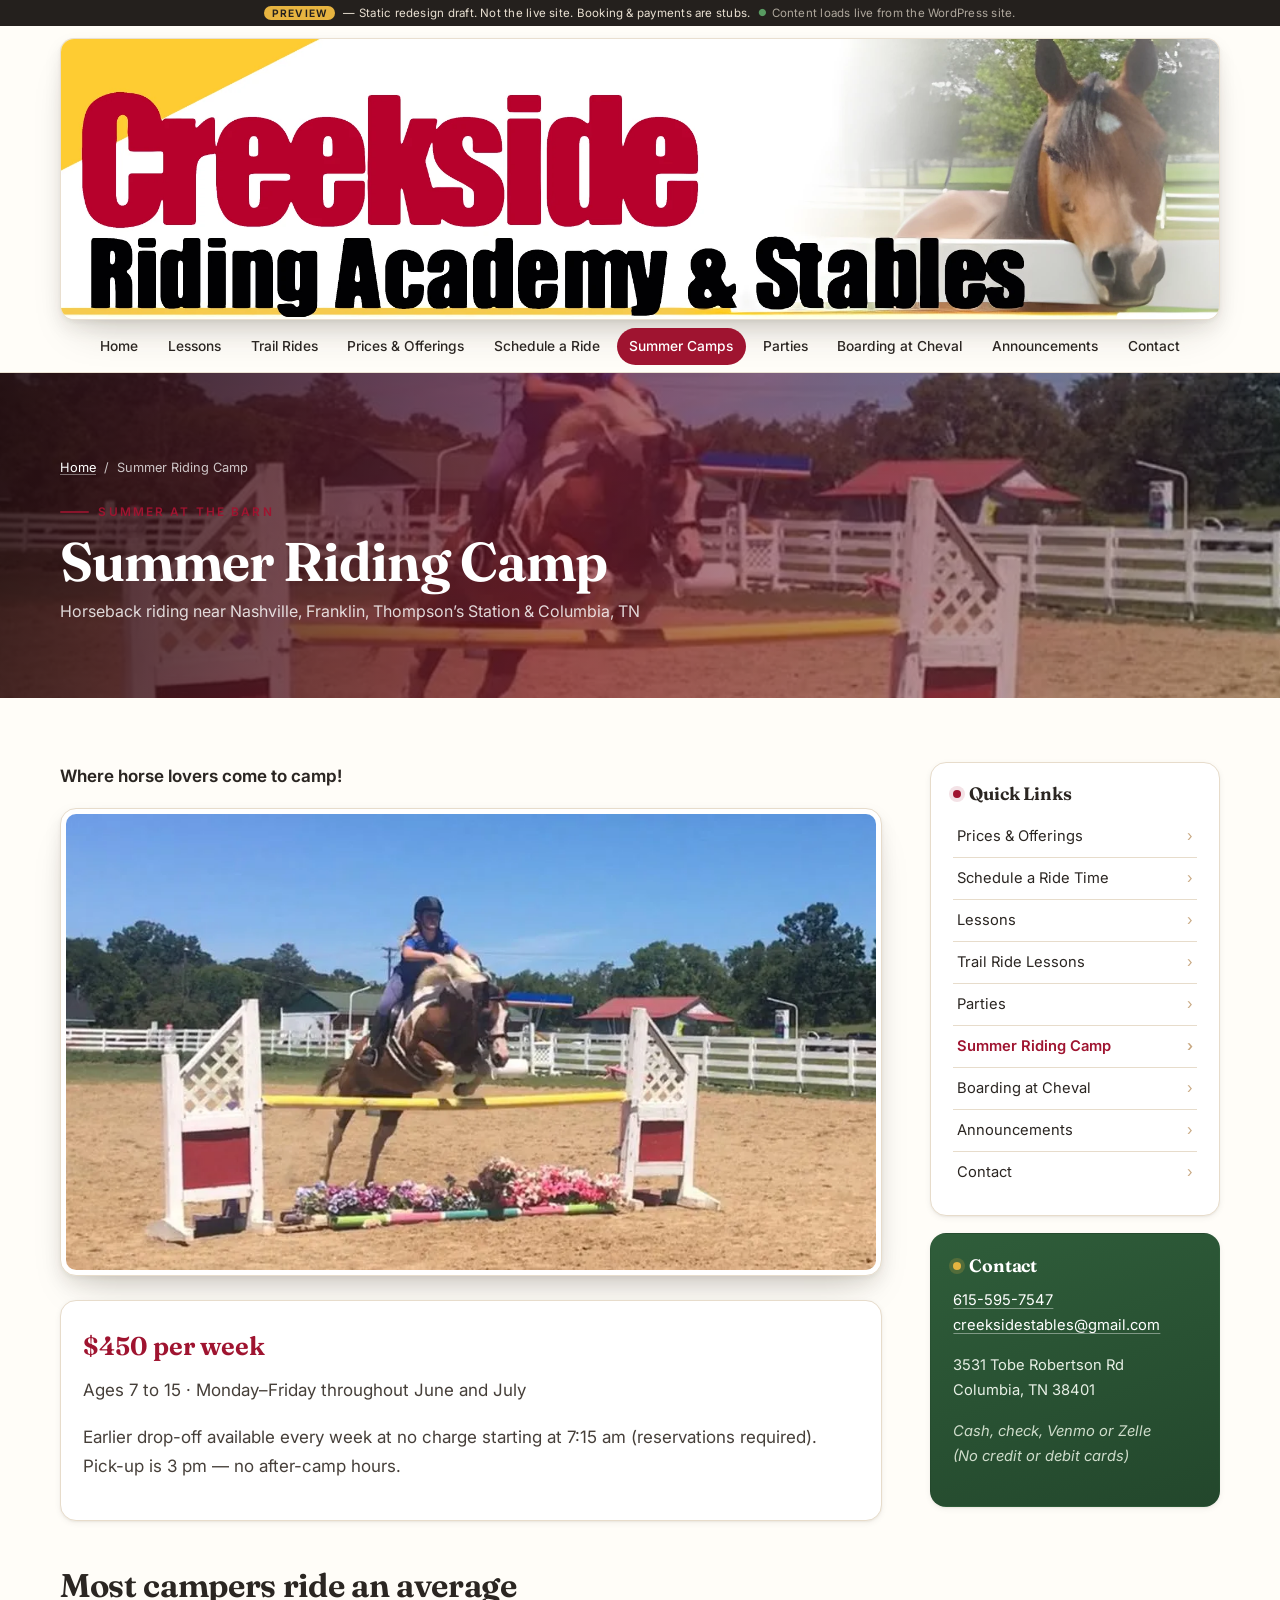
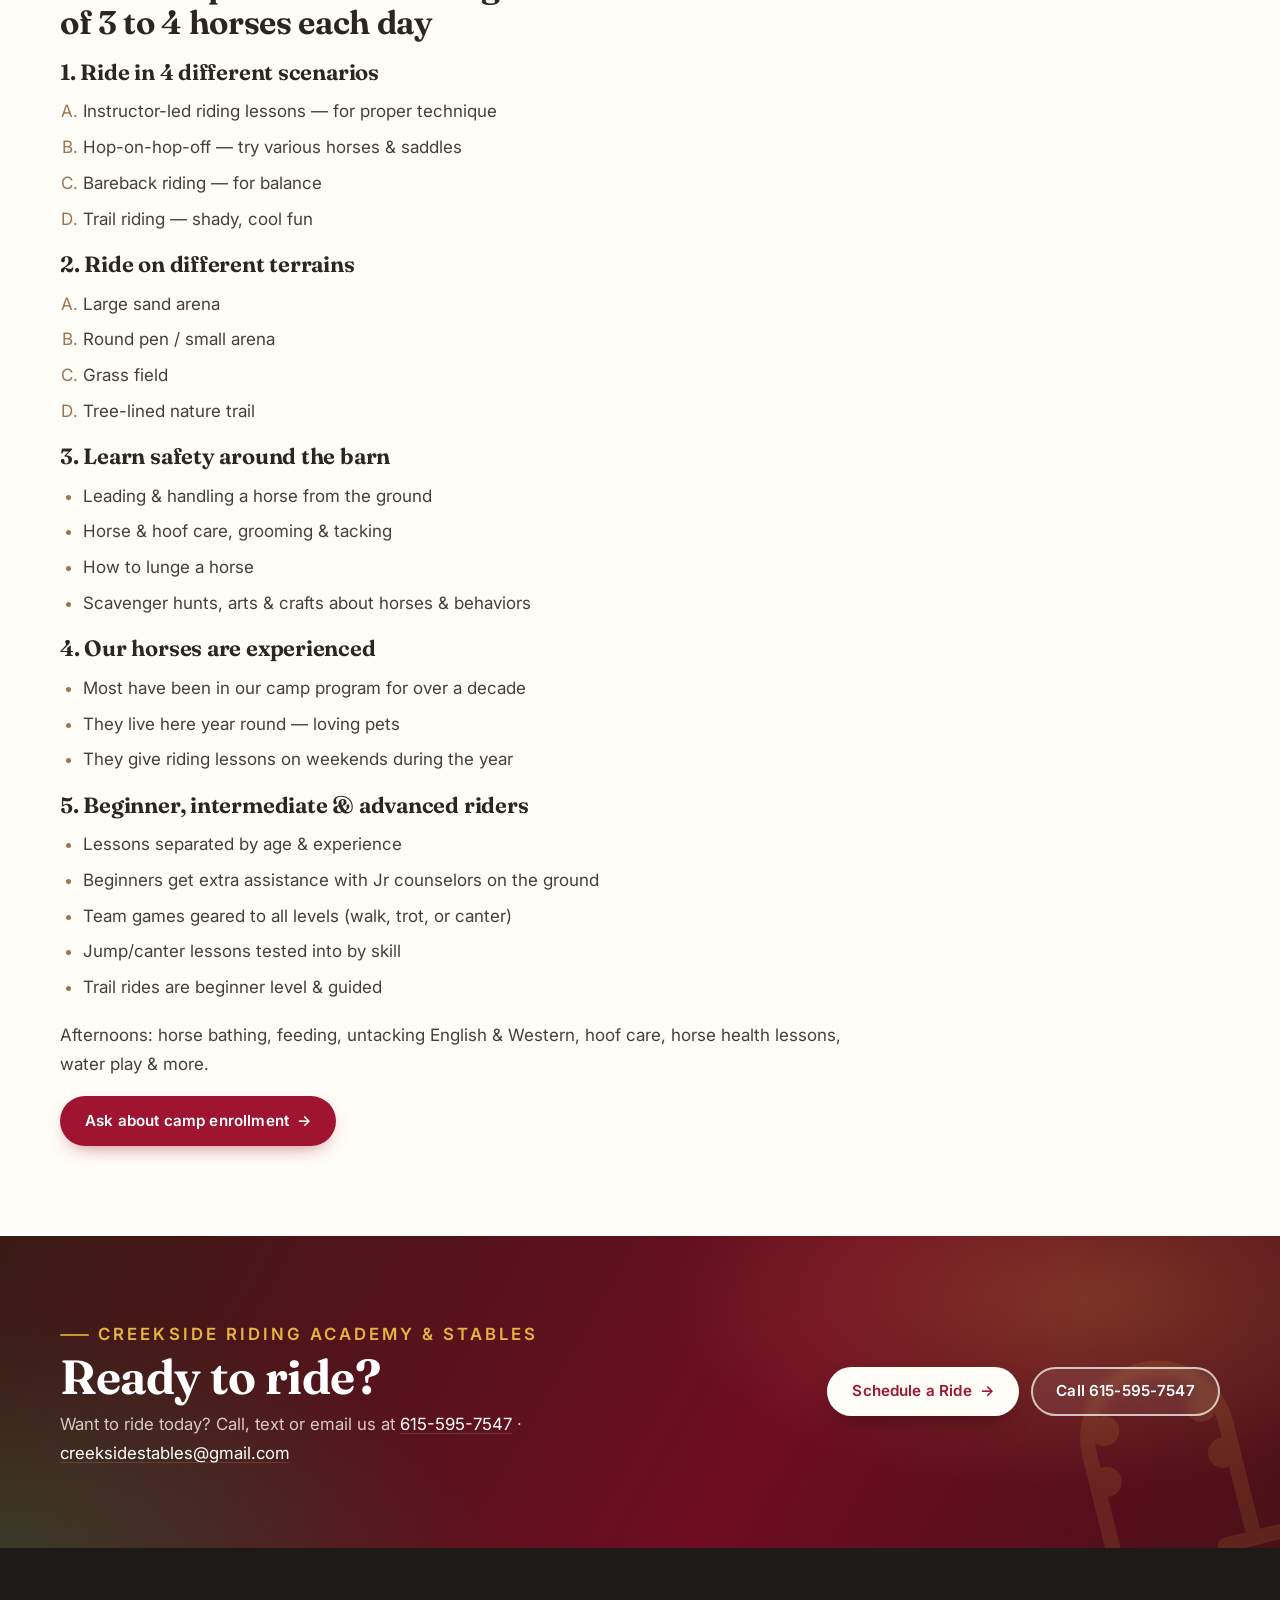
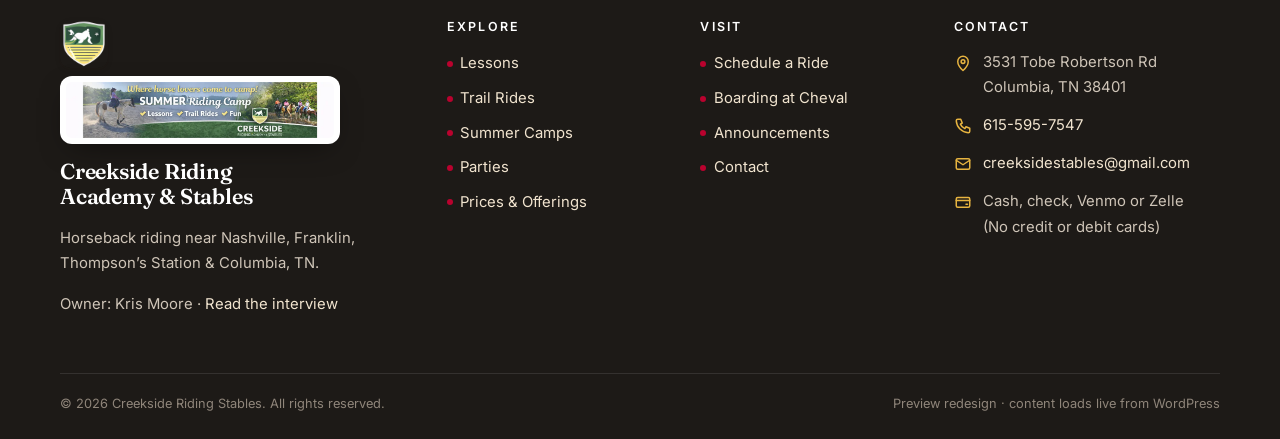
<file: summer-camps.html>
<!DOCTYPE html>
<html lang="en">
<head>
  <meta charset="utf-8">
  <meta name="viewport" content="width=device-width, initial-scale=1">
  <title>Summer Riding Camp | Creekside Riding Stables</title>
  <link rel="icon" type="image/png" sizes="32x32" href="images/favicon-32.png">
  <link rel="apple-touch-icon" sizes="180x180" href="images/apple-touch-icon-180.png">
  <meta name="description" content="Creekside Riding Stables — horseback riding lessons, trail rides, summer camps, and parties near Nashville, Franklin, and Columbia, TN.">
  <link rel="preconnect" href="https://fonts.googleapis.com">
  <link rel="preconnect" href="https://fonts.gstatic.com" crossorigin>
  <link href="https://fonts.googleapis.com/css2?family=Fraunces:ital,opsz,wght@0,9..144,400..700;1,9..144,400..600&family=Inter:wght@400;500;600;700&display=swap" rel="stylesheet">
  <meta name="theme-color" content="#9f1430">
  <link rel="stylesheet" href="css/style.css">
</head>
<body class="has-hero inner">
  <a class="skip-link" href="#main">Skip to content</a>
  <div class="preview-banner"><strong>PREVIEW</strong> — Static redesign draft. Not the live site. Booking &amp; payments are stubs. <span class="preview-live-note">Content loads live from the WordPress site.</span></div>
  <header class="site-header">
    <div class="wrap header-inner">
      <a class="brand" href="index.html">
        <img src="images/creekside-banner.webp" alt="Creekside Riding Academy &amp; Stables" width="2060" height="500">
      </a>
      <div class="header-nav-row">
      <button class="nav-toggle" type="button" aria-expanded="false" aria-controls="main-nav">Menu</button>
      <nav class="main-nav" id="main-nav" aria-label="Primary">
        <ul>
          <li><a href="index.html">Home</a></li>
<li><a href="lessons.html">Lessons</a></li>
<li><a href="riding.html">Trail Rides</a></li>
<li><a href="prices-offerings.html">Prices & Offerings</a></li>
<li><a href="schedule-your-ride.html">Schedule a Ride</a></li>
<li><a href="summer-camps.html" aria-current="page">Summer Camps</a></li>
<li><a href="parties.html">Parties</a></li>
<li><a href="boarding-at-cheval.html">Boarding at Cheval</a></li>
<li><a href="announcements.html">Announcements</a></li>
<li><a href="contact.html">Contact</a></li>
        </ul>
      </nav>
      </div>
    </div>
  </header>

  <section class="page-hero">
    <img src="images/camp.webp" alt="" width="960" height="720" fetchpriority="high">
    <div class="wrap">
      <p class="crumbs"><a href="index.html">Home</a> &nbsp;/&nbsp; Summer Riding Camp</p>
      <p class="eyebrow">Summer at the barn</p>
      <p class="page-hero-title" data-wp-title>Summer Riding Camp</p>
      <p class="tagline">Horseback riding near Nashville, Franklin, Thompson’s Station &amp; Columbia, TN</p>
    </div>
  </section>

  <main class="page" id="main">
    <div class="wrap page-grid has-side">
      <div class="content">
        <div class="wp-content" data-wp-page="summer-camps" data-wp-id="17" data-wp-form-note="The camp registration form lives on the WordPress site and isn’t shown in this preview. Call/text 615-595-7547 or email creeksidestables@gmail.com.">
        
        <h1>Summer Riding Camp</h1>
        <p><strong>Where horse lovers come to camp!</strong></p>
        <figure class="figure">
          <img src="images/camp.webp" alt="Campers riding at Creekside" width="960" height="540">
        </figure>

        <div class="card">
          <div class="price">$450 per week</div>
          <p>Ages 7 to 15 · Monday–Friday throughout June and July</p>
          <p>Earlier drop-off available every week at no charge starting at 7:15 am (reservations required). Pick-up is 3 pm — no after-camp hours.</p>
        </div>

        <h2>Most campers ride an average of 3 to 4 horses each day</h2>
        <h3>1. Ride in 4 different scenarios</h3>
        <ol type="A">
          <li>Instructor-led riding lessons — for proper technique</li>
          <li>Hop-on-hop-off — try various horses &amp; saddles</li>
          <li>Bareback riding — for balance</li>
          <li>Trail riding — shady, cool fun</li>
        </ol>

        <h3>2. Ride on different terrains</h3>
        <ol type="A">
          <li>Large sand arena</li>
          <li>Round pen / small arena</li>
          <li>Grass field</li>
          <li>Tree-lined nature trail</li>
        </ol>

        <h3>3. Learn safety around the barn</h3>
        <ul>
          <li>Leading &amp; handling a horse from the ground</li>
          <li>Horse &amp; hoof care, grooming &amp; tacking</li>
          <li>How to lunge a horse</li>
          <li>Scavenger hunts, arts &amp; crafts about horses &amp; behaviors</li>
        </ul>

        <h3>4. Our horses are experienced</h3>
        <ul>
          <li>Most have been in our camp program for over a decade</li>
          <li>They live here year round — loving pets</li>
          <li>They give riding lessons on weekends during the year</li>
        </ul>

        <h3>5. Beginner, intermediate &amp; advanced riders</h3>
        <ul>
          <li>Lessons separated by age &amp; experience</li>
          <li>Beginners get extra assistance with Jr counselors on the ground</li>
          <li>Team games geared to all levels (walk, trot, or canter)</li>
          <li>Jump/canter lessons tested into by skill</li>
          <li>Trail rides are beginner level &amp; guided</li>
        </ul>

        <p>Afternoons: horse bathing, feeding, untacking English &amp; Western, hoof care, horse health lessons, water play &amp; more.</p>
        </div>
        <p><a class="btn" href="contact.html">Ask about camp enrollment</a></p>
      </div>
      
      <aside class="sidebar">
        <div class="side-card">
          <h3>Quick Links</h3>
          <ul class="side-nav">
            <li><a href="prices-offerings.html">Prices & Offerings</a></li>
<li><a href="schedule-your-ride.html">Schedule a Ride Time</a></li>
<li><a href="lessons.html">Lessons</a></li>
<li><a href="riding.html">Trail Ride Lessons</a></li>
<li><a href="parties.html">Parties</a></li>
<li><a href="summer-camps.html" aria-current="page">Summer Riding Camp</a></li>
<li><a href="boarding-at-cheval.html">Boarding at Cheval</a></li>
<li><a href="announcements.html">Announcements</a></li>
<li><a href="contact.html">Contact</a></li>
          </ul>
        </div>
        <div class="side-card" style="margin-top:1rem">
          <h3>Contact</h3>
          <p><a href="tel:6155957547">615-595-7547</a><br>
          <a href="mailto:creeksidestables@gmail.com">creeksidestables@gmail.com</a></p>
          <p>3531 Tobe Robertson Rd<br>Columbia, TN 38401</p>
          <p class="note">Cash, check, Venmo or Zelle<br>(No credit or debit cards)</p>
        </div>
      </aside>
    </div>
  </main>

  <section class="cta-band" aria-labelledby="cta-title">
    <div class="wrap cta-inner">
      <div class="reveal">
        <p class="eyebrow light">Creekside Riding Academy &amp; Stables</p>
        <h2 id="cta-title">Ready to ride?</h2>
        <p>Want to ride today? Call, text or email us at <a href="tel:6155957547">615-595-7547</a> · <a href="mailto:creeksidestables@gmail.com">creeksidestables@gmail.com</a></p>
      </div>
      <div class="btn-row reveal" style="--d:.1s">
        <a class="btn btn-light" href="schedule-your-ride.html">Schedule a Ride</a>
        <a class="btn btn-ghost no-arrow" href="tel:6155957547">Call 615-595-7547</a>
      </div>
    </div>
  </section>

  <footer class="site-footer">
    <div class="wrap">
      <div class="footer-grid">
        <div class="footer-brand"><img class="footer-crest" src="images/creekside-crest-512.png" alt="" width="48" height="48">
          <img class="footer-logo" src="images/logo.webp" alt="Creekside Riding Academy &amp; Stables" width="900" height="191" loading="lazy">
          <h3>Creekside Riding Academy &amp; Stables</h3>
          <p>Horseback riding near Nashville, Franklin, Thompson’s Station &amp; Columbia, TN.</p>
          <p>Owner: Kris Moore · <a href="https://nashvillevoyager.com/interview/inspiring-conversations-with-kristine-moore-of-cheval-stables-creekside-riding-academy-stables/" rel="noopener" target="_blank">Read the interview</a></p>
        </div>
        <div>
          <h3>Explore</h3>
          <ul class="footer-links">
            <li><a href="lessons.html">Lessons</a></li>
            <li><a href="riding.html">Trail Rides</a></li>
            <li><a href="summer-camps.html">Summer Camps</a></li>
            <li><a href="parties.html">Parties</a></li>
            <li><a href="prices-offerings.html">Prices &amp; Offerings</a></li>
          </ul>
        </div>
        <div>
          <h3>Visit</h3>
          <ul class="footer-links">
            <li><a href="schedule-your-ride.html">Schedule a Ride</a></li>
            <li><a href="boarding-at-cheval.html">Boarding at Cheval</a></li>
            <li><a href="announcements.html">Announcements</a></li>
            <li><a href="contact.html">Contact</a></li>
          </ul>
        </div>
        <div>
          <h3>Contact</h3>
          <ul class="footer-contact">
            <li><svg viewBox="0 0 24 24" fill="none" stroke="currentColor" stroke-width="2" stroke-linecap="round" stroke-linejoin="round" aria-hidden="true"><path d="M12 22s7-6.2 7-12a7 7 0 0 0-14 0c0 5.8 7 12 7 12z"/><circle cx="12" cy="10" r="2.5"/></svg><span>3531 Tobe Robertson Rd<br>Columbia, TN 38401</span></li>
            <li><svg viewBox="0 0 24 24" fill="none" stroke="currentColor" stroke-width="2" stroke-linecap="round" stroke-linejoin="round" aria-hidden="true"><path d="M5 3h4l2 5-2.5 1.5a11 11 0 0 0 6 6L16 13l5 2v4a2 2 0 0 1-2 2A17 17 0 0 1 3 5a2 2 0 0 1 2-2z"/></svg><a href="tel:6155957547">615-595-7547</a></li>
            <li><svg viewBox="0 0 24 24" fill="none" stroke="currentColor" stroke-width="2" stroke-linecap="round" stroke-linejoin="round" aria-hidden="true"><rect x="3" y="5" width="18" height="14" rx="2"/><path d="M3 7l9 6 9-6"/></svg><a href="mailto:creeksidestables@gmail.com">creeksidestables@gmail.com</a></li>
            <li><svg viewBox="0 0 24 24" fill="none" stroke="currentColor" stroke-width="2" stroke-linecap="round" stroke-linejoin="round" aria-hidden="true"><rect x="3" y="6" width="18" height="13" rx="2"/><path d="M3 10h18M16 15h2"/></svg><span>Cash, check, Venmo or Zelle<br>(No credit or debit cards)</span></li>
          </ul>
        </div>
      </div>
      <div class="footer-bottom">
        <span>&copy; 2026 Creekside Riding Stables. All rights reserved.</span>
        <span>Preview redesign · content loads live from WordPress</span>
      </div>
    </div>
  </footer>
  <script src="js/wp.js" defer></script>
  <script src="js/main.js"></script>
  <script src="js/crisp.js" defer></script>
</body>
</html>
</file>
<file: css/style.css>
/* ==========================================================================
   Creekside Riding Academy & Stables — 2026 preview redesign
   Vanilla CSS. Warm equestrian palette built from the banner.
   ========================================================================== */
:root {
  /* Brand palette */
  --barn-red: #9f1430;        /* deep barn red (from the banner's “Creekside”) */
  --barn-red-bright: #b9022e;
  --barn-red-deep: #6e0d22;
  --leather: #997551;         /* original link brown */
  --leather-dark: #6f5236;
  --leather-light: #c9a983;
  --cream: #faf5ec;
  --ivory: #fffdf8;
  --sand: #f1e8d9;
  --pasture: #2f5d3a;         /* forest / pasture green */
  --pasture-light: #4c7d55;
  --pasture-tint: #eef3ea;
  --gold: #e7b440;            /* banner sun-yellow, used sparingly */
  --charcoal: #24201d;
  --ink: #2b2622;
  --text: #463f39;
  --muted: #6e655d;
  --line: #e7dccb;

  /* Legacy aliases (used by older markup / WP content styles) */
  --link: var(--leather-dark);
  --link-hover: var(--barn-red);
  --accent: var(--barn-red);
  --panel: var(--cream);
  --border: var(--line);
  --soft: var(--muted);

  --font-display: "Fraunces", "Playfair Display", Georgia, serif;
  --font-body: "Inter", system-ui, -apple-system, "Segoe UI", Roboto, sans-serif;

  --radius: 16px;
  --radius-sm: 10px;
  --shadow-sm: 0 1px 2px rgba(43, 30, 18, .06), 0 2px 6px rgba(43, 30, 18, .06);
  --shadow: 0 2px 4px rgba(43, 30, 18, .05), 0 8px 18px rgba(43, 30, 18, .08), 0 22px 40px -18px rgba(43, 30, 18, .22);
  --shadow-lg: 0 4px 8px rgba(43, 30, 18, .06), 0 18px 36px rgba(43, 30, 18, .12), 0 40px 70px -30px rgba(43, 30, 18, .35);
  --max: 1160px;
  --ease: cubic-bezier(.22, .61, .36, 1);
}

*, *::before, *::after { box-sizing: border-box; }
html { scroll-behavior: smooth; -webkit-text-size-adjust: 100%; }

body {
  margin: 0;
  background: var(--ivory);
  color: var(--text);
  font-family: var(--font-body);
  font-size: clamp(1rem, 0.96rem + 0.2vw, 1.0625rem);
  line-height: 1.7;
  -webkit-font-smoothing: antialiased;
  text-rendering: optimizeLegibility;
}

img { max-width: 100%; height: auto; display: block; }

a { color: var(--link); text-decoration: underline; text-decoration-color: rgba(153, 117, 81, .35); text-underline-offset: .18em; text-decoration-thickness: 1px; transition: color .2s, text-decoration-color .2s; }
a:hover { color: var(--link-hover); text-decoration-color: currentColor; }
:focus-visible { outline: 3px solid var(--gold); outline-offset: 3px; border-radius: 4px; }

h1, h2, h3, h4, h5, h6 {
  font-family: var(--font-display);
  font-optical-sizing: auto;
  color: var(--ink);
  font-weight: 650;
  line-height: 1.15;
  letter-spacing: -0.01em;
  margin: 0 0 .55em;
  text-wrap: balance;
}
h1 { font-size: clamp(2rem, 1.5rem + 2.2vw, 3.1rem); }
h2 { font-size: clamp(1.45rem, 1.2rem + 1.1vw, 2.05rem); }
h3 { font-size: clamp(1.15rem, 1.05rem + .45vw, 1.38rem); }
h4 { font-size: 1.1rem; }
h5, h6 { font-size: 1rem; }

p { margin: 0 0 1.05em; }
ul, ol { margin: 0 0 1.1em; padding-left: 1.35em; }
li { margin-bottom: .4em; }
li::marker { color: var(--leather); }
strong, b { color: var(--ink); font-weight: 650; }

.wrap { width: min(100% - 2.5rem, var(--max)); margin-inline: auto; }
.sr-only, .visually-hidden {
  position: absolute !important; width: 1px; height: 1px; padding: 0; margin: -1px;
  overflow: hidden; clip: rect(0 0 0 0); white-space: nowrap; border: 0;
}
.skip-link { position: absolute; left: 1rem; top: -3rem; z-index: 100; background: var(--charcoal); color: #fff; padding: .5rem .9rem; border-radius: 999px; }
.skip-link:focus { top: .5rem; }

/* Eyebrow labels */
.eyebrow {
  display: inline-flex; align-items: center; gap: .6rem;
  font-family: var(--font-body);
  font-size: .74rem; font-weight: 600;
  letter-spacing: .18em; text-transform: uppercase;
  color: var(--barn-red);
  margin: 0 0 .7rem;
}
.eyebrow::before { content: ""; width: 1.8rem; height: 2px; background: currentColor; border-radius: 2px; opacity: .8; }
.eyebrow.light { color: var(--gold); }

/* --------------------------------------------------------------------------
   Preview banner (slim)
   -------------------------------------------------------------------------- */
.preview-banner {
  background: var(--charcoal);
  color: #e9e0d2;
  text-align: center;
  font-size: .72rem;
  letter-spacing: .02em;
  padding: .32rem .75rem;
  line-height: 1.4;
}
.preview-banner strong {
  color: var(--charcoal); background: var(--gold);
  padding: .05rem .45rem; border-radius: 999px; font-size: .64rem; letter-spacing: .12em; margin-right: .3rem;
}
.preview-live-note { opacity: .7; margin-left: .25rem; }
.preview-live-note::before { content: "●"; color: #6fcf7f; margin-right: .3rem; font-size: .6rem; vertical-align: 1px; }

/* --------------------------------------------------------------------------
   Header — full-width banner image with the menu row underneath
   -------------------------------------------------------------------------- */
.site-header {
  position: sticky; top: 0; z-index: 50;
  background: rgba(255, 253, 248, .92);
  -webkit-backdrop-filter: saturate(1.4) blur(14px);
  backdrop-filter: saturate(1.4) blur(14px);
  border-bottom: 1px solid rgba(231, 220, 203, .8);
  transition: box-shadow .3s var(--ease), background .3s;
}
.site-header.is-scrolled { box-shadow: 0 10px 30px -18px rgba(43, 30, 18, .45); background: rgba(255, 253, 248, .82); }

.header-inner {
  display: flex; flex-direction: column; align-items: stretch;
  gap: .5rem; padding: .75rem 0 .45rem;
  transition: padding .35s var(--ease);
}
.is-scrolled .header-inner { padding: .4rem 0 .25rem; gap: .25rem; }

/* Full-width banner image across the top (swap src to images/creekside-banner.* anytime) */
.brand {
  display: block; width: 100%; line-height: 0; text-decoration: none;
}
.brand img {
  display: block;
  width: 100%;
  max-width: 100%;
  height: auto;
  aspect-ratio: 515 / 125;
  margin-inline: auto;
  border-radius: 14px;
  background: #fff;
  border: 1px solid rgba(231, 220, 203, .9);
  box-shadow: var(--shadow);
  transition: max-width .45s var(--ease), border-radius .45s var(--ease), box-shadow .3s;
}
.brand:hover img { box-shadow: var(--shadow-lg); }
.is-scrolled .brand img { max-width: 250px; border-radius: 8px; box-shadow: var(--shadow-sm); }

.header-nav-row { display: flex; align-items: center; justify-content: center; gap: .75rem; width: 100%; }

.nav-toggle {
  display: none;
  align-items: center; gap: .5rem;
  background: var(--barn-red); color: #fff; border: 0;
  padding: .55rem 1rem; font: 600 .9rem var(--font-body);
  cursor: pointer; border-radius: 999px; box-shadow: var(--shadow-sm);
}
.nav-toggle::before { content: ""; width: 16px; height: 10px; border-block: 2px solid currentColor; box-shadow: inset 0 4px 0 -2px transparent; background: linear-gradient(currentColor, currentColor) center / 100% 2px no-repeat; }

.main-nav { width: 100%; }
.main-nav ul {
  list-style: none; margin: 0; padding: 0;
  display: flex; flex-wrap: wrap; gap: .2rem .25rem; justify-content: center;
}
.main-nav li { margin: 0; }
.main-nav a {
  display: inline-block;
  color: var(--ink);
  font-size: .86rem; font-weight: 500;
  padding: .42rem .8rem;
  border-radius: 999px;
  text-decoration: none;
  white-space: nowrap;
  transition: background .2s, color .2s;
}
.main-nav a:hover { background: var(--sand); color: var(--barn-red); }
.main-nav a[aria-current="page"] { background: var(--barn-red); color: #fff; }

/* --------------------------------------------------------------------------
   Buttons
   -------------------------------------------------------------------------- */
.btn {
  display: inline-flex; align-items: center; justify-content: center; gap: .5rem;
  background: var(--barn-red);
  color: #fff !important;
  padding: .85rem 1.45rem;
  border-radius: 999px;
  font: 600 .95rem/1.2 var(--font-body);
  letter-spacing: .01em;
  text-decoration: none !important;
  border: 2px solid transparent;
  cursor: pointer;
  box-shadow: 0 8px 20px -10px rgba(159, 20, 48, .7);
  transition: transform .25s var(--ease), box-shadow .25s var(--ease), background .25s;
}
.btn:hover { background: var(--barn-red-deep); transform: translateY(-2px); box-shadow: 0 14px 26px -12px rgba(110, 13, 34, .75); }
.btn:active { transform: translateY(0); }
.btn::after { content: "→"; transition: transform .25s var(--ease); }
.btn:hover::after { transform: translateX(3px); }
.btn.no-arrow::after, button.btn::after { content: none; }
.btn-outline {
  background: transparent; color: var(--barn-red) !important;
  border-color: currentColor; box-shadow: none;
}
.btn-outline:hover { background: var(--barn-red); color: #fff !important; }
.btn-light { background: var(--ivory); color: var(--barn-red) !important; box-shadow: 0 10px 24px -12px rgba(0,0,0,.5); }
.btn-light:hover { background: #fff; color: var(--barn-red-deep) !important; }
.btn-ghost { background: rgba(255,255,255,.08); color: #fff !important; border-color: rgba(255,255,255,.7); box-shadow: none; -webkit-backdrop-filter: blur(6px); backdrop-filter: blur(6px); }
.btn-ghost:hover { background: rgba(255,255,255,.2); }
.btn-green { background: var(--pasture); box-shadow: 0 8px 20px -10px rgba(47, 93, 58, .8); }
.btn-green:hover { background: #22462b; }
.btn-row { display: flex; flex-wrap: wrap; gap: .75rem; margin: 1.25rem 0; }

/* --------------------------------------------------------------------------
   Home hero — full-bleed photo with crossfade + Ken Burns
   -------------------------------------------------------------------------- */
.hero {
  position: relative;
  isolation: isolate;
  min-height: clamp(460px, 74vh, 720px);
  display: grid; align-items: end;
  color: #fff;
  overflow: hidden;
  background: var(--charcoal);
}
.hero-slides { position: absolute; inset: 0; z-index: -2; }
.hero-slides img {
  position: absolute; inset: 0; width: 100%; height: 100%;
  object-fit: cover;
  opacity: 0;
  animation: heroFade 21s infinite, kenburns 21s infinite;
}
.hero-slides img:nth-child(1) { opacity: 1; animation-delay: 0s; object-position: 50% 60%; }
.hero-slides img:nth-child(2) { animation-delay: 7s; }
.hero-slides img:nth-child(3) { animation-delay: 14s; }
@keyframes heroFade {
  0% { opacity: 0; } 5% { opacity: 1; } 33% { opacity: 1; } 40% { opacity: 0; } 100% { opacity: 0; }
}
@keyframes kenburns {
  0% { transform: scale(1.02); } 40% { transform: scale(1.12) translate(-1%, -1%); } 100% { transform: scale(1.12); }
}
.hero::before {
  content: ""; position: absolute; inset: 0; z-index: -1;
  background:
    linear-gradient(180deg, rgba(20, 14, 10, .15) 0%, rgba(20, 14, 10, .25) 40%, rgba(28, 12, 12, .82) 100%),
    linear-gradient(90deg, rgba(110, 13, 34, .55) 0%, rgba(110, 13, 34, 0) 60%);
}
.hero-inner { padding: clamp(3rem, 8vw, 6rem) 0 clamp(3.5rem, 8vw, 5.5rem); max-width: 760px; }
.hero .eyebrow { color: var(--gold); }
.hero-title {
  font-family: var(--font-display);
  font-weight: 650;
  font-size: clamp(2.2rem, 1.4rem + 3.8vw, 4.4rem);
  line-height: 1.04;
  letter-spacing: -0.02em;
  color: #fff;
  margin: 0 0 1rem;
  text-wrap: balance;
  text-shadow: 0 2px 30px rgba(0,0,0,.35);
}
.hero-title em { font-style: italic; font-weight: 500; color: #f6e2b8; }
.hero-lead { font-size: clamp(1.02rem, .95rem + .4vw, 1.25rem); color: rgba(255,255,255,.9); max-width: 620px; margin-bottom: 1.6rem; }
.hero .btn-row { margin: 0; }
.hero-scroll {
  position: absolute; left: 50%; bottom: 1.1rem; transform: translateX(-50%);
  width: 26px; height: 42px; border: 2px solid rgba(255,255,255,.6); border-radius: 999px;
}
.hero-scroll::after { content: ""; position: absolute; left: 50%; top: 8px; width: 4px; height: 8px; margin-left: -2px; background: #fff; border-radius: 2px; animation: scrollDot 2s infinite; }
@keyframes scrollDot { 0% { opacity: 0; transform: translateY(0); } 30% { opacity: 1; } 100% { opacity: 0; transform: translateY(14px); } }

/* Inner page hero band */
.page-hero {
  position: relative; isolation: isolate; overflow: hidden;
  color: #fff;
  background: var(--charcoal);
  padding: clamp(3rem, 7vw, 5.25rem) 0 clamp(2.75rem, 6vw, 4.5rem);
}
.page-hero > img {
  position: absolute; inset: 0; z-index: -2;
  width: 100%; height: 100%; object-fit: cover;
  transform: scale(1.06);
  animation: heroDrift 24s ease-in-out infinite alternate;
}
@keyframes heroDrift { from { transform: scale(1.06); } to { transform: scale(1.14) translate(-1.5%, -1%); } }
.page-hero::before {
  content: ""; position: absolute; inset: 0; z-index: -1;
  background: linear-gradient(100deg, rgba(36, 12, 14, .88) 0%, rgba(110, 13, 34, .62) 45%, rgba(20, 14, 10, .25) 100%);
}
.page-hero-title {
  font-family: var(--font-display); font-weight: 650;
  font-size: clamp(2rem, 1.4rem + 2.8vw, 3.4rem);
  line-height: 1.05; letter-spacing: -0.02em;
  color: #fff; margin: 0 0 .5rem;
  text-wrap: balance;
}
.page-hero .tagline { color: rgba(255,255,255,.82); margin: 0; font-size: 1rem; max-width: 640px; }
.crumbs { font-size: .8rem; color: rgba(255,255,255,.75); margin: 0 0 .9rem; }
.crumbs a { color: #fff; text-decoration-color: rgba(255,255,255,.4); }

/* Hide the content <h1> visually when a hero already shows the title (keeps one real h1) */
.has-hero .content .wp-content > h1:first-child,
.has-hero .content > h1:first-child { position: absolute !important; width: 1px; height: 1px; overflow: hidden; clip: rect(0 0 0 0); white-space: nowrap; }

/* --------------------------------------------------------------------------
   Decorative dividers
   -------------------------------------------------------------------------- */
.divider { display: block; width: 100%; height: clamp(36px, 6vw, 70px); color: var(--ivory); }
.divider svg { display: block; width: 100%; height: 100%; }
.divider-up { margin-top: calc(clamp(36px, 6vw, 70px) * -1); position: relative; z-index: 2; }
.fence {
  height: 22px; margin: 2.2rem 0;
  background:
    repeating-linear-gradient(90deg, transparent 0 46px, var(--leather-light) 46px 50px) bottom / 100% 22px no-repeat,
    linear-gradient(var(--leather-light), var(--leather-light)) 0 6px / 100% 3px no-repeat,
    linear-gradient(var(--leather-light), var(--leather-light)) 0 15px / 100% 3px no-repeat;
  opacity: .55;
}

/* --------------------------------------------------------------------------
   Stats / trust strip
   -------------------------------------------------------------------------- */
.stats {
  background:
    radial-gradient(1200px 300px at 10% -40%, rgba(231, 180, 64, .18), transparent 60%),
    linear-gradient(120deg, var(--barn-red-deep), var(--barn-red) 55%, #7d1028);
  color: #f7ecdc;
  padding: 2.1rem 0;
}
.stats-grid {
  display: grid; gap: 1.25rem;
  grid-template-columns: repeat(auto-fit, minmax(170px, 1fr));
  list-style: none; margin: 0; padding: 0;
}
.stat { margin: 0; display: flex; gap: .85rem; align-items: center; }
.stat svg { flex: 0 0 auto; width: 40px; height: 40px; color: var(--gold); }
.stat strong { display: block; font-family: var(--font-display); font-size: 1.35rem; color: #fff; line-height: 1.1; font-weight: 650; }
.stat span { font-size: .84rem; opacity: .85; }

/* --------------------------------------------------------------------------
   Layout
   -------------------------------------------------------------------------- */
.page { padding: clamp(2.5rem, 5vw, 4rem) 0 clamp(3rem, 6vw, 4.5rem); background: var(--ivory); }
.page-grid { display: grid; gap: clamp(1.75rem, 4vw, 3rem); }
@media (min-width: 900px) {
  .page-grid.has-side { grid-template-columns: minmax(0, 1fr) 290px; align-items: start; }
}
.content { min-width: 0; }
.content section + section { margin-top: 2rem; }
.content > .wp-content > h2, .content > h2 { margin-top: 1.4em; }

.section { padding: clamp(3.25rem, 7vw, 5.5rem) 0; position: relative; }
.section-cream { background: var(--cream); }
.section-green {
  background:
    radial-gradient(900px 400px at 100% 0%, rgba(76, 125, 85, .12), transparent 60%),
    var(--pasture-tint);
}
.section-head { max-width: 680px; margin: 0 auto 2.4rem; text-align: center; }
.section-head .eyebrow { justify-content: center; }
.section-head .eyebrow::after { content: ""; width: 1.8rem; height: 2px; background: currentColor; border-radius: 2px; opacity: .8; }
.section-head p { color: var(--muted); font-size: 1.05rem; }

/* Sidebar */
.sidebar { display: grid; gap: 1.1rem; }
@media (min-width: 900px) { .sidebar { position: sticky; top: 7.5rem; } }
.side-card {
  background: #fff;
  border: 1px solid var(--line);
  padding: 1.35rem 1.4rem;
  border-radius: var(--radius);
  box-shadow: var(--shadow-sm);
  margin: 0 !important;
}
.side-card h3 { font-size: 1.12rem; margin-bottom: .7rem; display: flex; align-items: center; gap: .5rem; }
.side-card h3::before { content: ""; width: 8px; height: 8px; border-radius: 50%; background: var(--barn-red); box-shadow: 0 0 0 4px rgba(159,20,48,.12); }
.side-card p, .side-card li { font-size: .92rem; }
.side-card + .side-card { background: linear-gradient(160deg, var(--pasture), #23472c); color: #e7efe5; border-color: transparent; }
.side-card + .side-card h3 { color: #fff; }
.side-card + .side-card h3::before { background: var(--gold); box-shadow: 0 0 0 4px rgba(231,180,64,.2); }
.side-card + .side-card a { color: #fff; text-decoration-color: rgba(255,255,255,.4); }
.side-card + .side-card .note { color: #cfdccb; }
.side-nav { list-style: none; padding: 0; margin: 0; }
.side-nav li { margin: 0; }
.side-nav a {
  display: flex; justify-content: space-between; align-items: center;
  padding: .5rem .2rem;
  border-bottom: 1px solid var(--line);
  color: var(--ink); font-size: .92rem; text-decoration: none;
  transition: color .2s, padding .25s var(--ease);
}
.side-nav li:last-child a { border-bottom: 0; }
.side-nav a::after { content: "›"; color: var(--leather-light); transition: transform .25s var(--ease); }
.side-nav a:hover { color: var(--barn-red); padding-left: .45rem; }
.side-nav a:hover::after { transform: translateX(3px); color: var(--barn-red); }
.side-nav a[aria-current="page"] { color: var(--barn-red); font-weight: 600; }

/* --------------------------------------------------------------------------
   Cards / prices / callouts (static fallback content)
   -------------------------------------------------------------------------- */
.card-grid { display: grid; gap: 1.1rem; grid-template-columns: repeat(auto-fit, minmax(220px, 1fr)); margin-bottom: 1.5rem; }
.card {
  position: relative;
  border: 1px solid var(--line);
  background: #fff;
  padding: 1.3rem 1.35rem;
  border-radius: var(--radius);
  box-shadow: var(--shadow-sm);
  transition: transform .3s var(--ease), box-shadow .3s var(--ease);
}
.card:hover { transform: translateY(-4px); box-shadow: var(--shadow); }
.card h3 { margin-bottom: .35rem; }
.price { font-family: var(--font-display); color: var(--barn-red); font-size: 1.6rem; font-weight: 650; margin: .2rem 0 .5rem; }
.price small { font-family: var(--font-body); font-size: .8rem; color: var(--muted); font-weight: 500; }
.note { font-size: .9rem; color: var(--muted); font-style: italic; }
.callout {
  background: linear-gradient(135deg, var(--cream), #fff);
  border: 1px solid var(--line);
  border-left: 4px solid var(--barn-red);
  padding: 1rem 1.2rem;
  margin: 1.25rem 0;
  border-radius: var(--radius-sm);
}
.badge {
  display: inline-block; background: var(--gold); color: var(--charcoal);
  font-size: .68rem; font-weight: 700; letter-spacing: .12em; text-transform: uppercase;
  padding: .25rem .6rem; border-radius: 999px; margin-bottom: .5rem;
}

/* --------------------------------------------------------------------------
   Images — one consistent treatment site-wide
   -------------------------------------------------------------------------- */
.content img,
.figure img,
.gallery img,
.feature img {
  border-radius: var(--radius);
  background: #fff;
  padding: 5px;
  border: 1px solid var(--line);
  box-shadow: var(--shadow);
  transition: transform .45s var(--ease), box-shadow .45s var(--ease);
}
.content img:hover, .figure img:hover, .gallery img:hover {
  transform: translateY(-4px) scale(1.012);
  box-shadow: var(--shadow-lg);
}
.figure { margin: 0 0 1.5rem; }
.figure img { width: 100%; }
.figure figcaption { font-size: .85rem; color: var(--muted); margin-top: .5rem; text-align: center; }
.gallery { display: grid; gap: 1rem; grid-template-columns: repeat(auto-fit, minmax(170px, 1fr)); margin: 1.25rem 0; }
.gallery img { width: 100%; aspect-ratio: 4/3; object-fit: cover; }

/* --------------------------------------------------------------------------
   Home: offerings cards
   -------------------------------------------------------------------------- */
.offer-grid { display: grid; gap: 1.4rem; grid-template-columns: repeat(auto-fill, minmax(min(100%, 320px), 1fr)); }
.offer-card {
  position: relative;
  display: flex; flex-direction: column;
  background: #fff;
  border-radius: calc(var(--radius) + 4px);
  border: 1px solid var(--line);
  box-shadow: var(--shadow);
  overflow: hidden;
  text-decoration: none !important;
  color: var(--text);
  transition: transform .35s var(--ease), box-shadow .35s var(--ease);
}
.offer-card:hover { transform: translateY(-6px); box-shadow: var(--shadow-lg); color: var(--text); }
.offer-media { position: relative; aspect-ratio: 16 / 10; overflow: hidden; margin: 6px 6px 0; border-radius: var(--radius); }
.offer-media img { width: 100%; height: 100%; object-fit: cover; transition: transform .8s var(--ease); }
.offer-card:hover .offer-media img { transform: scale(1.07); }
.offer-media::after { content: ""; position: absolute; inset: 0; background: linear-gradient(180deg, transparent 55%, rgba(30, 14, 10, .35)); }
.offer-icon {
  position: absolute; z-index: 2; left: 1.2rem; top: calc(6px + (100% - 12px) * 0); 
  display: grid; place-items: center;
  width: 54px; height: 54px; border-radius: 16px;
  background: var(--ivory); color: var(--barn-red);
  box-shadow: var(--shadow);
  transform: translateY(-50%);
}
.offer-body { position: relative; padding: 2.1rem 1.4rem 1.4rem; display: flex; flex-direction: column; flex: 1; }
.offer-body .offer-icon { top: 0; }
.offer-icon svg { width: 28px; height: 28px; }
.offer-card:nth-child(3n+2) .offer-icon { color: var(--pasture); }
.offer-card:nth-child(3n) .offer-icon { color: var(--leather-dark); }
.offer-card h3 { margin-bottom: .4rem; }
.offer-card p { margin-bottom: 1rem; color: var(--muted); font-size: .97rem; }
.offer-link { margin-top: auto; font-weight: 600; font-size: .92rem; color: var(--barn-red); display: inline-flex; gap: .4rem; align-items: center; }
.offer-link::after { content: "→"; transition: transform .25s var(--ease); }
.offer-card:hover .offer-link::after { transform: translateX(4px); }
.offer-cta { text-align: center; margin-top: 2.5rem; justify-content: center; }

/* --------------------------------------------------------------------------
   CTA band before footer
   -------------------------------------------------------------------------- */
.cta-band {
  position: relative; isolation: isolate; overflow: hidden;
  background: var(--charcoal);
  color: #f3e9da;
  padding: clamp(3rem, 7vw, 5rem) 0;
}
.cta-band::before {
  content: ""; position: absolute; inset: 0; z-index: -1;
  background:
    radial-gradient(700px 320px at 85% 20%, rgba(231, 180, 64, .22), transparent 60%),
    radial-gradient(800px 400px at 0% 100%, rgba(47, 93, 58, .5), transparent 60%),
    linear-gradient(120deg, #3a1a14, var(--barn-red-deep) 60%, #4a1018);
}
.cta-band::after {
  content: ""; position: absolute; right: -40px; bottom: -60px; width: 320px; height: 320px; z-index: -1;
  background: url("data:image/svg+xml,%3Csvg xmlns='http://www.w3.org/2000/svg' viewBox='0 0 64 64' fill='none' stroke='%23e7b440' stroke-width='3' stroke-linecap='round'%3E%3Cpath d='M18 54V30a14 14 0 0 1 28 0v24'/%3E%3Cpath d='M12 54h12M40 54h12'/%3E%3Ccircle cx='20' cy='36' r='1.5'/%3E%3Ccircle cx='44' cy='36' r='1.5'/%3E%3Ccircle cx='22' cy='26' r='1.5'/%3E%3Ccircle cx='42' cy='26' r='1.5'/%3E%3C/svg%3E") center / contain no-repeat;
  opacity: .12; transform: rotate(-14deg);
}
.cta-inner { display: grid; gap: 1.5rem; align-items: center; }
@media (min-width: 820px) { .cta-inner { grid-template-columns: 1.4fr 1fr; } }
.cta-band h2 { color: #fff; font-size: clamp(1.9rem, 1.3rem + 2.4vw, 3rem); margin-bottom: .4rem; }
.cta-band p { margin: 0; color: rgba(243, 233, 218, .85); font-size: 1.05rem; }
.cta-band .btn-row { margin: 0; }
@media (min-width: 820px) { .cta-band .btn-row { justify-content: flex-end; } }
.cta-band a:not(.btn) { color: #fff; }

/* --------------------------------------------------------------------------
   Forms (placeholder only)
   -------------------------------------------------------------------------- */
.form {
  display: grid; gap: 1rem; max-width: 560px;
  background: #fff; border: 1px solid var(--line); border-radius: calc(var(--radius) + 4px);
  padding: clamp(1.25rem, 3vw, 2rem); box-shadow: var(--shadow);
}
.form label { display: grid; gap: .35rem; color: var(--ink); font-size: .9rem; font-weight: 500; }
.form input, .form select, .form textarea {
  font: inherit; font-weight: 400;
  padding: .75rem .9rem;
  border: 1px solid #d9ccb8; border-radius: 12px;
  color: var(--ink); background: var(--ivory);
  transition: border-color .2s, box-shadow .2s, background .2s;
}
.form input:focus, .form select:focus, .form textarea:focus { outline: none; border-color: var(--leather); background: #fff; box-shadow: 0 0 0 4px rgba(153, 117, 81, .18); }
.form textarea { min-height: 120px; resize: vertical; }
.form .btn { justify-self: start; }
.form-note { font-size: .85rem; color: var(--muted); }

/* Home feature blocks (legacy class kept for safety) */
.feature-list { display: grid; gap: 1.25rem; }
@media (min-width: 700px) { .feature-list { grid-template-columns: 1fr 1fr; } }
.feature { display: grid; gap: .75rem; }
@media (min-width: 500px) { .feature { grid-template-columns: 140px 1fr; align-items: start; } }
.feature img { width: 100%; aspect-ratio: 1; object-fit: cover; }

/* --------------------------------------------------------------------------
   Footer
   -------------------------------------------------------------------------- */
.site-footer {
  background: #1d1a17;
  color: #cfc5b8;
  padding: clamp(3rem, 6vw, 4.5rem) 0 1.5rem;
  font-size: .93rem;
}
.site-footer a { color: #f1e4cf; text-decoration: none; }
.site-footer a:hover { color: var(--gold); }
.footer-grid { display: grid; gap: 2rem; }
@media (min-width: 640px) { .footer-grid { grid-template-columns: 1fr 1fr; } }
@media (min-width: 960px) { .footer-grid { grid-template-columns: 1.6fr 1fr 1fr 1.2fr; } }
.site-footer h3 {
  color: #fff; font-size: .78rem; font-family: var(--font-body);
  letter-spacing: .18em; text-transform: uppercase; font-weight: 600;
  margin-bottom: 1rem;
}
.footer-brand h3 { font-family: var(--font-display); font-size: 1.35rem; letter-spacing: -0.01em; text-transform: none; }
.footer-logo {
  width: 100%; max-width: 280px; margin-bottom: 1rem;
  border-radius: 12px; background: #fff; padding: 6px; box-shadow: 0 10px 30px -12px rgba(0,0,0,.6);
}
.footer-links { list-style: none; padding: 0; margin: 0; }
.footer-links li { margin: 0 0 .5rem; }
.footer-links a { display: inline-flex; gap: .45rem; align-items: center; }
.footer-links a::before { content: ""; width: 6px; height: 6px; border-radius: 50%; background: var(--barn-red-bright); transition: transform .2s; }
.footer-links a:hover::before { transform: scale(1.5); background: var(--gold); }
.footer-contact { list-style: none; padding: 0; margin: 0; }
.footer-contact li { display: flex; gap: .7rem; margin-bottom: .8rem; align-items: flex-start; }
.footer-contact svg { flex: 0 0 auto; width: 18px; height: 18px; margin-top: .25rem; color: var(--gold); }
.footer-bottom {
  margin-top: 2.5rem; padding-top: 1.2rem;
  border-top: 1px solid rgba(255,255,255,.1);
  color: #8f857a; font-size: .8rem;
  display: flex; flex-wrap: wrap; gap: .5rem 1.5rem; justify-content: space-between;
}

/* --------------------------------------------------------------------------
   Scroll reveal (enabled by JS adding .js-reveal on <html>)
   -------------------------------------------------------------------------- */
.js-reveal .reveal { opacity: 0; transform: translateY(26px); transition: opacity .8s var(--ease), transform .8s var(--ease); transition-delay: var(--d, 0s); }
.js-reveal .reveal.is-visible { opacity: 1; transform: none; }

/* --------------------------------------------------------------------------
   Mobile
   -------------------------------------------------------------------------- */
@media (max-width: 860px) {
  .nav-toggle { display: inline-flex; }
  .main-nav { display: none; width: 100%; }
  .main-nav.is-open { display: block; animation: navIn .3s var(--ease); }
  .header-nav-row { justify-content: flex-start; flex-wrap: wrap; }
  .main-nav ul { flex-direction: column; align-items: stretch; gap: .15rem; padding: .4rem 0 .6rem; }
  .main-nav a { display: block; padding: .7rem 1rem; border-radius: 12px; white-space: normal; font-size: .98rem; }
  .is-scrolled .brand img { max-width: 190px; }
  .header-inner { padding: .5rem 0 .4rem; }
  .brand img { border-radius: 10px; }
  .hero { min-height: 520px; }
}
@keyframes navIn { from { opacity: 0; transform: translateY(-6px); } to { opacity: 1; transform: none; } }
@media (max-width: 520px) {
  .wrap { width: min(100% - 1.75rem, var(--max)); }
  .hero .btn-row .btn { flex: 1 1 100%; }
  .stats-grid { grid-template-columns: 1fr 1fr; }
  .stat { flex-direction: column; align-items: flex-start; gap: .4rem; }
  .preview-live-note { display: block; margin: 0; }
}

/* --------------------------------------------------------------------------
   Reduced motion
   -------------------------------------------------------------------------- */
@media (prefers-reduced-motion: reduce) {
  *, *::before, *::after { animation: none !important; transition: none !important; scroll-behavior: auto !important; }
  .hero-slides img { opacity: 0 !important; transform: none !important; }
  .hero-slides img:nth-child(1) { opacity: 1 !important; }
  .page-hero > img { transform: none; }
  .js-reveal .reveal { opacity: 1; transform: none; }
}

/* --------------------------------------------------------------------------
   Live WordPress content (js/wp.js) — rendered inside .wp-live
   -------------------------------------------------------------------------- */
.wp-live { overflow-wrap: anywhere; animation: wpIn .7s var(--ease) both; }
@keyframes wpIn { from { opacity: 0; transform: translateY(12px); } to { opacity: 1; transform: none; } }
.wp-live::after { content: ""; display: table; clear: both; }
.wp-live h2, .wp-live h3, .wp-live h4, .wp-live h5, .wp-live h6 { margin-top: .9em; }
.wp-live > :first-child { margin-top: 0; }
.wp-live h5, .wp-live h6 { font-size: 1.05rem; }
.wp-live p, .wp-live li { max-width: 72ch; }
.wp-live img { margin: .35rem 0 1.25rem; }
.wp-live .aligncenter, .wp-live img.aligncenter { margin-left: auto; margin-right: auto; }
.wp-live .wp-text-center { text-align: center; }
.wp-live .wp-text-center img { margin-inline: auto; }
.wp-live .wp-text-right { text-align: right; }
.wp-live .wp-hl { color: var(--barn-red); }
.wp-live .wp-u { text-decoration: underline; text-decoration-color: var(--leather-light); text-underline-offset: .2em; }
@media (min-width: 640px) {
  .wp-live .alignleft { float: left; max-width: 46%; margin: .35rem 1.5rem 1rem 0; }
  .wp-live .alignright { float: right; max-width: 46%; margin: .35rem 0 1rem 1.5rem; }
}
.wp-live h1, .wp-live h2, .wp-live h3, .wp-live h4, .wp-live hr, .wp-live ul, .wp-live ol,
.wp-live .gallery, .wp-live .wp-embed, .wp-live blockquote { clear: both; }
.wp-live hr { border: 0; height: 22px; margin: 2rem 0; opacity: .5;
  background:
    repeating-linear-gradient(90deg, transparent 0 46px, var(--leather-light) 46px 50px) bottom / 100% 22px no-repeat,
    linear-gradient(var(--leather-light), var(--leather-light)) 0 6px / 100% 3px no-repeat,
    linear-gradient(var(--leather-light), var(--leather-light)) 0 15px / 100% 3px no-repeat; }
.wp-live blockquote {
  margin: 1.25rem 0; padding: 1rem 1.25rem;
  border-left: 4px solid var(--barn-red); background: var(--cream);
  border-radius: 0 var(--radius-sm) var(--radius-sm) 0;
}
.wp-live ul { list-style: none; padding-left: 0; }
.wp-live ul > li { position: relative; padding-left: 1.6rem; }
.wp-live ul > li::before {
  content: ""; position: absolute; left: .2rem; top: .62em; width: 9px; height: 9px;
  border-radius: 50%; background: var(--barn-red); box-shadow: 0 0 0 4px rgba(159, 20, 48, .12);
}
.wp-live figure { margin: 0 0 1.25rem; }
.wp-live figure img { margin-bottom: .45rem; }
.wp-live figcaption { font-size: .85rem; color: var(--muted); text-align: center; }
.wp-live .wp-caption { max-width: 100%; }
.wp-live .gallery { display: grid; gap: 1rem; grid-template-columns: repeat(auto-fill, minmax(150px, 1fr)); margin: 1.5rem 0; }
.wp-live .gallery-item { margin: 0; text-align: center; }
.wp-live .gallery-item a { display: block; }
.wp-live .gallery img { width: 100%; aspect-ratio: 1; object-fit: cover; margin: 0 0 .4rem; }
.wp-live .wp-embed {
  position: relative; aspect-ratio: 16 / 9; margin: .75rem 0 1.75rem;
  background: #000; border-radius: var(--radius); overflow: hidden;
  border: 5px solid #fff; outline: 1px solid var(--line); box-shadow: var(--shadow-lg);
}
.wp-live .wp-embed iframe { position: absolute; inset: 0; width: 100%; height: 100%; border: 0; }
.wp-live table { border-collapse: collapse; width: 100%; margin: 0 0 1.25rem; background: #fff; border-radius: var(--radius-sm); overflow: hidden; box-shadow: var(--shadow-sm); }
.wp-live td, .wp-live th { border: 1px solid var(--line); padding: .55rem .75rem; vertical-align: top; }
.wp-form-note { background: var(--pasture-tint); border-left: 4px solid var(--pasture); padding: .8rem 1rem; border-radius: var(--radius-sm); font-style: normal; color: var(--ink); clear: both; }
.wp-updated {
  margin-top: 2rem; clear: both; font-style: normal; font-size: .8rem;
  display: inline-flex; align-items: center; gap: .45rem;
  background: var(--cream); border: 1px solid var(--line); border-radius: 999px; padding: .3rem .8rem;
}
.wp-updated::before { content: ""; width: 7px; height: 7px; border-radius: 50%; background: var(--pasture-light); box-shadow: 0 0 0 3px rgba(76,125,85,.2); }
.wp-posts-section { margin-bottom: 2.5rem; }
.wp-posts { display: grid; gap: 1rem; }
.wp-post { background: #fff; border: 1px solid var(--line); border-radius: var(--radius); padding: 1.2rem 1.35rem; box-shadow: var(--shadow-sm); }
.wp-post h3 { margin-bottom: .2rem; }
.wp-post h3 a { text-decoration: none; color: var(--ink); }
.wp-post h3 a:hover { color: var(--barn-red); }
.wp-post .note { margin-bottom: .5rem; }
.wp-post-thumb { max-width: 240px; margin-bottom: .75rem; }
.wp-excerpt { animation: none; }

/* Wave divider at the top of tinted sections */
.section-green::before, .section-cream::before {
  content: ""; position: absolute; left: 0; right: 0; top: -1px; height: clamp(28px, 5vw, 60px);
  background: url("data:image/svg+xml,%3Csvg xmlns='http://www.w3.org/2000/svg' viewBox='0 0 1440 80' preserveAspectRatio='none'%3E%3Cpath fill='%23fffdf8' d='M0 0h1440v34c-160 30-330 44-520 30C700 48 560 10 380 16 230 21 110 50 0 60z'/%3E%3C/svg%3E") top / 100% 100% no-repeat;
  pointer-events: none;
}
.section-green, .section-cream { padding-top: calc(clamp(3.25rem, 7vw, 5.5rem) + 20px); }
.form { grid-template-columns: minmax(0, 1fr); }
.form label { min-width: 0; }
.form input, .form select, .form textarea { width: 100%; min-width: 0; max-width: 100%; }
@media (max-width: 860px) { .hero-scroll { display: none; } }

.footer-crest{width:48px;height:48px;border-radius:10px;box-shadow:var(--shadow-sm,0 2px 8px rgba(0,0,0,.15));margin-bottom:.5rem;}
</file>
